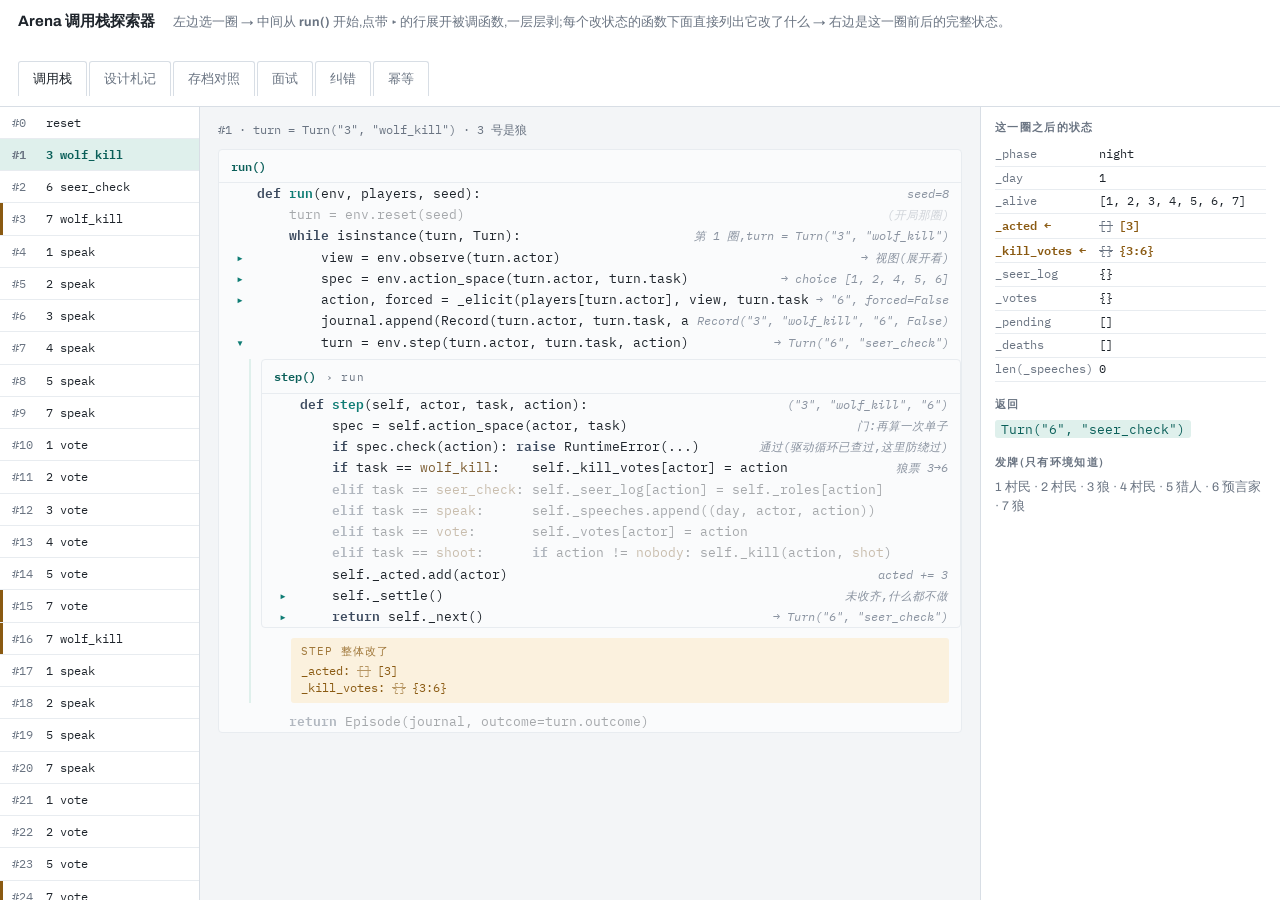
<file: werewolf_harness/docs/explorer.html>
<!doctype html>
<html lang="zh-CN">
<head>
<meta charset="utf-8">
<meta name="viewport" content="width=device-width,initial-scale=1">
</head>
<body>
<title>Arena 调用栈探索器</title>
<link rel="stylesheet" href="https://fonts.googleapis.com/css2?family=Archivo:wght@500;600;700&family=IBM+Plex+Mono:wght@400;500;600&display=swap">
<style>
:root{
  --bg:#F3F5F7; --surface:#FFFFFF; --ink:#1E242B; --muted:#6A7482; --line:#D8DEE5; --line-soft:#E8ECF0;
  --accent:#0E7C74; --accent-soft:#DFF0EC; --accent-ink:#0A5F59;
  --code-bg:#FAFBFC; --kw:#3C4A5E; --str:#7A5A2E; --cm:#8A93A0; --fn:#0E7C74;
  --chg:#8A5A12; --chg-bg:#FBF1DE; --dim:.38;
  --sel:#E4EBF6;
  color-scheme: light dark;
}
@media (prefers-color-scheme: dark){ :root:not([data-theme="light"]){
  --bg:#13171B; --surface:#1A1F25; --ink:#E4E8EC; --muted:#98A2AE; --line:#2B333C; --line-soft:#232A32;
  --accent:#5CC8BC; --accent-soft:#16302D; --accent-ink:#8FE0D4;
  --code-bg:#161B21; --kw:#C6D0DC; --str:#D9B37A; --cm:#737E8B; --fn:#5CC8BC;
  --chg:#E0B86A; --chg-bg:#2A2416; --dim:.35; --sel:#222B38;
}}
:root[data-theme="dark"]{
  --bg:#13171B; --surface:#1A1F25; --ink:#E4E8EC; --muted:#98A2AE; --line:#2B333C; --line-soft:#232A32;
  --accent:#5CC8BC; --accent-soft:#16302D; --accent-ink:#8FE0D4;
  --code-bg:#161B21; --kw:#C6D0DC; --str:#D9B37A; --cm:#737E8B; --fn:#5CC8BC;
  --chg:#E0B86A; --chg-bg:#2A2416; --dim:.35; --sel:#222B38;
}
*{box-sizing:border-box}
body{margin:0;background:var(--bg);color:var(--ink);font-family:Archivo,'PingFang SC','Hiragino Sans GB',sans-serif;font-size:13.5px;line-height:1.5;height:100vh;display:flex;flex-direction:column}
header{padding:10px 18px;border-bottom:1px solid var(--line);background:var(--surface);display:flex;align-items:baseline;gap:18px;flex-wrap:wrap}
header h1{font-size:15px;margin:0;font-weight:700}
header .hint{color:var(--muted);font-size:12.5px}
.app{display:grid;grid-template-columns:200px minmax(0,1fr) 300px;flex:1;min-height:0}
.pane{min-height:0;overflow:auto}
.rounds{border-right:1px solid var(--line);background:var(--surface)}
.rounds .r{padding:7px 12px;border-bottom:1px solid var(--line-soft);cursor:pointer;font-family:'IBM Plex Mono',monospace;font-size:11.5px;display:flex;gap:8px;align-items:baseline}
.rounds .r:hover{background:var(--sel)}
.rounds .r.on{background:var(--accent-soft);color:var(--accent-ink);font-weight:600}
.rounds .r .n{color:var(--muted);min-width:26px}
.rounds .r.mark{box-shadow:inset 3px 0 0 var(--chg)}
.rounds .r:focus-visible{outline:2px solid var(--accent);outline-offset:-2px}
.code{padding:14px 18px 60px}
.state{border-left:1px solid var(--line);background:var(--surface);padding:12px 14px}
.state h2{font-size:11px;letter-spacing:.12em;text-transform:uppercase;color:var(--muted);margin:0 0 8px;font-weight:600}
table.vars{border-collapse:collapse;width:100%;font-family:'IBM Plex Mono',monospace;font-size:11.5px}
table.vars td{padding:3px 6px 3px 0;vertical-align:top;border-bottom:1px solid var(--line-soft);line-height:1.45;word-break:break-all}
table.vars td.vn{color:var(--muted);white-space:nowrap;width:1%}
table.vars tr.chg td{color:var(--chg);font-weight:600}
table.vars tr.chg td.vn::after{content:" ←"}
table.vars .was{color:var(--muted);font-weight:400;text-decoration:line-through;margin-right:6px}

/* function block */
.fn{font-family:'IBM Plex Mono',ui-monospace,Menlo,monospace;font-size:12.5px;line-height:1.7;background:var(--code-bg);border:1px solid var(--line-soft);border-radius:4px;margin:6px 0 10px}
.fn>.hd{padding:6px 12px;border-bottom:1px solid var(--line-soft);color:var(--muted);font-size:11px;letter-spacing:.06em;display:flex;gap:10px;align-items:baseline}
.fn>.hd b{color:var(--accent-ink);font-weight:600;letter-spacing:0;font-size:12px}
.ln{display:grid;grid-template-columns:18px minmax(0,1fr) minmax(0,auto);gap:8px;padding:0 12px;align-items:baseline}
.ln.dim{opacity:var(--dim)}
.ln .tg{color:var(--accent);cursor:pointer;user-select:none;width:18px;text-align:center}
.ln .tg:empty{cursor:default}
.ln.callable{cursor:pointer}
.ln.callable:hover{background:var(--sel)}
.ln .c{white-space:pre;overflow-x:auto}
.ln .note{color:var(--cm);font-style:italic;white-space:pre-wrap;font-size:11.5px;text-align:right;max-width:46ch}
.ln .note.val{color:var(--accent-ink);font-style:normal}
.k{color:var(--kw);font-weight:600}.s{color:var(--str)}.f{color:var(--fn);font-weight:600}.cm{color:var(--cm)}
.nest{margin:2px 0 6px 30px;border-left:2px solid var(--accent-soft);padding-left:10px}
.delta{margin:4px 12px 8px 30px;padding:6px 10px;background:var(--chg-bg);border-radius:3px;font-family:'IBM Plex Mono',monospace;font-size:11.5px;color:var(--chg)}
.delta .lab{font-size:10.5px;letter-spacing:.1em;text-transform:uppercase;margin-bottom:2px;opacity:.8}
.delta div{line-height:1.5}
.delta .was{opacity:.6;text-decoration:line-through;margin-right:6px}
.crumb{font-family:'IBM Plex Mono',monospace;font-size:12px;color:var(--muted);margin:0 0 10px}
.crumb b{color:var(--ink)}
.rt{margin:6px 0 4px;color:var(--muted);font-size:12.5px}
.rt code{font-family:'IBM Plex Mono',monospace;background:var(--accent-soft);color:var(--accent-ink);padding:1px 6px;border-radius:3px}
@media(max-width:900px){.app{grid-template-columns:1fr}.rounds{display:flex;overflow-x:auto;border-right:0;border-bottom:1px solid var(--line)}.rounds .r{border-bottom:0;border-right:1px solid var(--line-soft);white-space:nowrap}.state{border-left:0;border-top:1px solid var(--line)}}

/* ── 论文栏 ── */
.tabs{display:flex;gap:2px;margin-top:10px}
.tabs button{font:500 12.5px/1 inherit;padding:8px 14px;border:1px solid var(--line);
  border-bottom:0;background:transparent;color:var(--muted);cursor:pointer;border-radius:3px 3px 0 0}
.tabs button:hover{color:var(--ink)}
.tabs button[aria-selected="true"]{background:var(--surface);color:var(--ink);
  border-color:var(--line);box-shadow:0 1px 0 var(--surface)}
.tabs button:focus-visible{outline:2px solid var(--accent);outline-offset:2px}
.paper{display:none;background:var(--surface);border:1px solid var(--line);
  padding:38px clamp(20px,5vw,64px) 60px}
.paper.on{display:block}
.app.off{display:none}
/* 正文守着 70 字宽，图挣脱出去用整幅——图被压到正文宽度时字会小到看不清 */
.paper .inner{max-width:none;display:grid;
  grid-template-columns:minmax(0,1fr) min(70ch,100%) minmax(0,1fr)}
.paper .inner > *{grid-column:2}
.paper .inner > figure{grid-column:1/-1;justify-self:center;width:min(1000px,100%)}
.paper .kicker{font-family:'IBM Plex Mono',monospace;font-size:11px;letter-spacing:.14em;
  text-transform:uppercase;color:var(--muted)}
.paper h2{font-size:26px;line-height:1.3;font-weight:700;margin:.3em 0 .1em;letter-spacing:-.01em}
.paper .sub{color:var(--muted);font-size:14px;margin:0 0 30px}
.paper h3{font-size:16px;font-weight:700;margin:38px 0 10px;padding-top:16px;
  border-top:1px solid var(--line-soft)}
.paper h3 .no{font-family:'IBM Plex Mono',monospace;font-size:12px;color:var(--accent);
  margin-right:9px;font-weight:600}

.paper h5{font-size:13px;font-weight:600;margin:20px 0 6px;color:var(--ink)}
.paper h4{font-size:14px;font-weight:600;margin:22px 0 6px}
.paper p{margin:0 0 13px;font-size:14.5px;line-height:1.8}
.paper li{font-size:14.5px;line-height:1.8;margin-bottom:5px}
.paper ul,.paper ol{margin:0 0 14px;padding-left:22px}
.paper code{font-family:'IBM Plex Mono',monospace;font-size:.9em;background:var(--code-bg);
  border:1px solid var(--line-soft);padding:1px 5px;border-radius:3px}
.paper blockquote{margin:16px 0;padding:11px 16px;background:var(--code-bg);
  border-left:3px solid var(--accent);font-size:14px;color:var(--ink)}
.paper blockquote .who{display:block;margin-top:6px;font-size:12px;color:var(--muted)}
.paper .axiom{margin:22px 0;padding:18px 20px;background:var(--accent-soft);
  border:1px solid var(--accent);border-radius:3px}
.paper .axiom b{color:var(--accent-ink)}
.paper .lemma{margin:18px 0;padding-left:16px;border-left:2px solid var(--line)}
.paper .lemma .tag{font-family:'IBM Plex Mono',monospace;font-size:11px;letter-spacing:.1em;
  text-transform:uppercase;color:var(--accent);display:block;margin-bottom:3px}
.paper table{width:100%;border-collapse:collapse;margin:14px 0 18px;font-size:13.5px}
.paper th{text-align:left;font-weight:600;padding:8px 10px;border-bottom:1px solid var(--line);
  color:var(--muted);font-size:12px;letter-spacing:.04em}
.paper td{padding:9px 10px;border-bottom:1px solid var(--line-soft);vertical-align:top}
.paper .retract{border:1px solid var(--chg);background:var(--chg-bg);padding:16px 18px;
  margin:18px 0;border-radius:3px}
.paper .retract .tag{font-family:'IBM Plex Mono',monospace;font-size:11px;letter-spacing:.1em;
  text-transform:uppercase;color:var(--chg);display:block;margin-bottom:5px}


.paper figure{margin:26px 0 30px}
.paper figure svg{max-width:100%;height:auto;display:block;margin:0 auto}
.paper figcaption{max-width:70ch;margin-left:auto;margin-right:auto;font-size:12.5px;color:var(--muted);margin-top:10px;line-height:1.65;
  padding-left:12px;border-left:2px solid var(--line)}
.paper .fig-box{fill:none;stroke:currentColor;stroke-width:1}
.paper .fig-t{fill:currentColor;font-family:'IBM Plex Mono',monospace;font-size:11.5px}
.paper .fig-t.s{font-size:10.5px;opacity:.72}
.paper .fig-t.h{font-family:inherit;font-size:12.5px;font-weight:600}
.paper .fig-ln{stroke:currentColor;stroke-width:1;fill:none}
.paper .fig-ln.thin{opacity:.4}
.paper .fig-hi{stroke:var(--accent);fill:none;stroke-width:1.5}
.paper .fig-hit{fill:var(--accent);font-family:'IBM Plex Mono',monospace;font-size:11.5px}
.paper .fig-dim{opacity:.45}


.paper .tree{font-family:'IBM Plex Mono',monospace;font-size:12px;line-height:1.75;
  background:var(--code-bg);border:1px solid var(--line-soft);padding:14px 16px;margin:16px 0;
  overflow-x:auto;white-space:pre}
.paper .tree b{color:var(--accent);font-weight:500}
.paper .tree i{font-style:normal;opacity:.62}
.paper .two{display:grid;grid-template-columns:repeat(auto-fit,minmax(280px,1fr));gap:14px;margin:16px 0}
.paper .two > div{background:var(--code-bg);border:1px solid var(--line-soft);padding:12px 14px}
.paper .two h5{margin:0 0 7px;font-size:12px;font-weight:600;color:var(--muted)}
.paper .two pre{background:transparent;border:0;padding:0;font-size:11.5px;margin:0}


.paper .vs{display:grid;grid-template-columns:repeat(auto-fit,minmax(300px,1fr));gap:0;margin:18px 0;
  border:1px solid var(--line)}
.paper .vs > div{padding:14px 16px}
.paper .vs > div + div{border-left:1px solid var(--line)}
.paper .vs h5{margin:0 0 8px;font-size:12.5px;font-weight:600}
.paper .vs .flow{font-family:'IBM Plex Mono',monospace;font-size:11.5px;line-height:1.8;
  color:var(--muted);margin:0 0 8px;white-space:pre-wrap}
.paper .vs p{margin:0;font-size:13.5px;line-height:1.7}
.paper .vs.acc > div:last-child{background:var(--accent-soft)}
@media(max-width:640px){.paper .vs > div + div{border-left:0;border-top:1px solid var(--line)}}




/* ── 存档对照栏 ── */
.demo{display:none;background:var(--surface);border:1px solid var(--line);padding:20px clamp(16px,3vw,32px) 40px}
.demo.on{display:block}
.demo .top{display:flex;align-items:baseline;gap:14px;flex-wrap:wrap;margin-bottom:6px}
.demo h2{font-size:17px;margin:0;font-weight:700}
.demo .sub{color:var(--muted);font-size:12.5px;margin:0 0 14px;max-width:80ch;line-height:1.7}
.demo .bar{display:flex;align-items:center;gap:8px;flex-wrap:wrap;margin:10px 0 16px}
.demo .bar button{font:500 12px/1 inherit;padding:7px 12px;border:1px solid var(--line);
  background:transparent;color:var(--ink);cursor:pointer;border-radius:3px}
.demo .bar button:hover{border-color:var(--accent);color:var(--accent-ink)}
.demo .bar button:disabled{opacity:.35;cursor:default}
.demo .bar input[type=range]{flex:1;min-width:180px;accent-color:var(--accent)}
.demo .bar .now{font-family:'IBM Plex Mono',monospace;font-size:12px;color:var(--muted);min-width:150px}
.demo .grid{display:grid;grid-template-columns:repeat(auto-fit,minmax(320px,1fr));gap:16px;align-items:start}
.demo .card{border:1px solid var(--line);background:var(--code-bg);min-width:0}
.demo .card > h3{margin:0;padding:9px 13px;font-size:11px;letter-spacing:.1em;text-transform:uppercase;
  color:var(--muted);border-bottom:1px solid var(--line-soft);font-weight:600;display:flex;
  justify-content:space-between;gap:10px}
.demo .card > h3 em{font-style:normal;font-family:'IBM Plex Mono',monospace;letter-spacing:0;
  text-transform:none;color:var(--ink)}
.demo .body{padding:10px 13px;max-height:420px;overflow:auto}
.demo .f{display:grid;grid-template-columns:150px 52px minmax(0,1fr);gap:8px;font-family:'IBM Plex Mono',monospace;
  font-size:11px;line-height:1.6;padding:2px 0;border-bottom:1px solid var(--line-soft)}
.demo .f .fn{color:var(--muted);white-space:nowrap;overflow:hidden;text-overflow:ellipsis}
.demo .f .fb{color:var(--muted);text-align:right}
.demo .f .fv{white-space:nowrap;overflow:hidden;text-overflow:ellipsis;opacity:.55}
.demo .f.chg{background:var(--accent-soft)}
.demo .f.chg .fn{color:var(--accent-ink);font-weight:600}
.demo .f.chg .fv{opacity:1;color:var(--accent-ink)}
.demo .rest{font-family:'IBM Plex Mono',monospace;font-size:11px;color:var(--muted);padding-top:6px}
.demo .jl{font-family:'IBM Plex Mono',monospace;font-size:11px;line-height:1.65;padding:3px 0;
  border-bottom:1px solid var(--line-soft);color:var(--muted);white-space:nowrap;overflow:hidden;
  text-overflow:ellipsis}
.demo .jl.new{color:var(--accent-ink);background:var(--accent-soft);font-weight:600}
.demo .tot{display:flex;gap:26px;flex-wrap:wrap;margin-top:16px;padding-top:12px;
  border-top:1px solid var(--line);font-variant-numeric:tabular-nums}
.demo .tot div{display:flex;flex-direction:column}
.demo .tot .n{font-family:'IBM Plex Mono',monospace;font-size:19px;font-weight:600}
.demo .tot .k{font-size:11.5px;color:var(--muted)}
.demo .tot .a .n{color:var(--muted)} .demo .tot .b .n{color:var(--accent)}
.demo .meter{margin-top:12px}
.demo .meter .row{display:grid;grid-template-columns:52px minmax(0,1fr) 92px;gap:10px;align-items:center;
  margin-bottom:5px;font-size:11.5px;color:var(--muted)}
.demo .meter .track{height:14px;border:1px solid var(--line)}
.demo .meter .fill{height:100%;background:var(--muted);opacity:.45}
.demo .meter .fill.acc{background:var(--accent);opacity:1}


/* 面试 tab 的调用栈 */
.paper .stack{grid-column:1/-1;justify-self:center;width:min(1000px,100%);margin:14px 0 18px;
  background:var(--code-bg);border:1px solid var(--line-soft);border-radius:3px;overflow-x:auto}
.paper .stack pre{margin:0;padding:16px 18px;font-family:'IBM Plex Mono',monospace;font-size:12.5px;line-height:1.7;color:var(--ink)}
.paper .stack b{color:var(--fn);font-weight:600}
.paper .stack i{color:var(--muted);font-style:normal}
.paper .stack u{text-decoration:none;color:var(--accent);font-weight:600}
.paper .stack mark{background:var(--chg-bg);color:var(--chg);padding:0 3px;border-radius:2px}
.paper .stack .tag{color:var(--accent-ink);background:var(--accent-soft);padding:0 6px;border-radius:2px;font-weight:600}

/* 纠错 tab 类型说明 */
.tg-group{margin:0 0 12px}
.tg-g{font-size:10.5px;letter-spacing:.12em;text-transform:uppercase;color:var(--accent);margin:0 0 4px;font-weight:600}
.tg-item{border-left:2px solid var(--line-soft);padding:2px 0 4px 8px;margin:0 0 6px}
.tg-t{display:flex;gap:8px;align-items:baseline;font-size:12px}
.tg-t b{font-family:'IBM Plex Mono',monospace;color:var(--accent-ink);font-weight:600}
.tg-t span{color:var(--muted)}
.tg-f{margin-top:2px}
.tg-f div{display:flex;gap:8px;align-items:baseline;font-size:11.5px;line-height:1.5}
.tg-f code{font-family:'IBM Plex Mono',monospace;color:var(--ink);white-space:nowrap}
.tg-f span{color:var(--muted)}

.ty{color:var(--accent-ink);border-bottom:1px dotted var(--accent);cursor:pointer}
.ty:hover{background:var(--accent-soft)}
.tg-item.flash{animation:tgflash 1.6s ease-out}
@keyframes tgflash{0%{background:var(--accent-soft);border-left-color:var(--accent)}100%{background:transparent;border-left-color:var(--line-soft)}}
</style>

<header>
  <h1>Arena 调用栈探索器</h1>
  <span class="hint" id="hint">左边选一圈 → 中间从 <b>run()</b> 开始,点带 ▸ 的行展开被调函数,一层层剥;每个改状态的函数下面直接列出它改了什么 → 右边是这一圈前后的完整状态。</span>
  <div class="tabs" role="tablist">
    <button id="tab-run" role="tab" aria-selected="true">调用栈</button>
    <button id="tab-paper" role="tab" aria-selected="false">设计札记</button>
    <button id="tab-demo" role="tab" aria-selected="false">存档对照</button>
    <button id="tab-int" role="tab" aria-selected="false">面试</button>
    <button id="tab-fix" role="tab" aria-selected="false">纠错</button>
    <button id="tab-idem" role="tab" aria-selected="false">幂等</button>
  </div>
</header>
<div class="app">
  <nav class="rounds pane" id="rounds"></nav>
  <main class="code pane" id="code"></main>
  <aside class="state pane" id="state"></aside>
</div>

<section class="paper" id="paper" role="tabpanel">
<div class="inner">
<div class="kicker">设计札记 · Werewolf Arena</div>
<h2>一个多智能体对抗环境该由什么来保证正确</h2>
<p class="sub">本文记录的是若干设计决定的依据，以及其中两项后来被推翻的论断。它不是使用说明。</p>

<h3><span class="no">§1</span>问题的定位：认知分发，而非流程编排</h3>
<p>做多智能体系统时，第一反应是找个编排框架：把流程画成图，节点是智能体，边是流转条件。这套做法在协作型任务里够用——大家目标一致，信息共享，谁先谁后主要是效率问题。</p>
<p>对抗型任务不一样。狼人杀里有一件事是协作型任务里不存在的：<b>不同的参与者对"世界现在是什么样"必须有不同的、且受控的认知</b>。狼知道同伴是谁，预言家知道验过谁，村民什么都不知道，而这三份认知必须来自同一个世界。</p>
<p>于是问题从"怎么编排"变成了"<b>世界是什么样，这件事能有几个说法</b>"。一个典型实现里，它至少有四个说法：引擎里的状态字段是一份，拼提示词时手写的那段描述是一份，校验模型输出时的那段判断是一份，跑完之后统计脚本重新解析日志又是一份。四份各自演化，谁也不保证一致。</p>
<p>能观察到的症状是这样的：提示词告诉模型"你可以救人"，模型照做，执行层拒绝，因为解药已经用掉了——两处各写了一遍规则，改了一处忘了另一处。或者更糟：某一局狼人精准地投出了预言家，没人能说清是推理还是泄露，因为"狼能看到什么"这件事没有唯一的定义点。</p>

<h3><span class="no">§2</span>控制流索引在路径上，还是索引在状态上</h3>
<p>在动手之前先确认过这个轮子该不该造。图编排类框架（LangGraph 一类）把控制流表达成图，对抗环境类项目（TextArena 一类）提供的是环境集合、目标是给模型排名。前者的问题不在于表达能力，而在于<b>分支挂在什么上面</b>；后者的问题是把环境当作固定资产，新增环境、替换规则参数、把真人塞进某个座位都要改它的内部。</p>
<p>先说前者，因为那才是结构性的分歧。</p>

<h4>分支的索引方式决定规则的复制次数</h4>
<p>自动机理论里这组区分早有名字：<b>Mealy 机</b>的输出取决于（当前状态，这条转移），<b>Moore 机</b>的输出只取决于当前状态。图编排的条件边天然是 Mealy 的——路由函数的名字里就带着"从哪个节点来"（<code>route_after_night</code>、<code>route_after_vote</code>）。</p>
<p>这个区分在对抗游戏里立刻变成可数的代价。这套规则里能致死的路径有六条：夜刀、女巫毒、同守同救抵消、白天票出、狼自爆、猎人开枪。而死亡的后果有三条：猎人要开枪、警长要传警徽、够条件的人要留遗言。</p>
<p>Mealy 式的写法里，每一个可能死人的节点后面都要挂一条条件边，而每条边都得把三个后果问一遍。六个来源乘三条后果，是<b>十八处判断</b>；再加第四条后果，要在六个路由函数里各补一遍。更麻烦的是这十八处之间没有任何机制保证一致：把"被女巫毒死的猎人不能开枪"这条改动漏在其中一处，程序不报错，只会打出一局"夜里毒死能开枪、白天票出不能开枪"的怪棋。</p>
<p>Moore 式的写法把分支挪到状态上。六条致死路径全部经过同一个函数 <code>_kill(seat, cause)</code>，它记录死亡，然后由 <code>_queue_deaths</code> 判断三条后果——<b>写一遍</b>。调度函数 <code>_next()</code> 不知道刚才发生了什么，也不需要知道，它只读当前状态：狼死光了吗、有待处理的插入回合吗、现在是什么阶段。夜里被毒死的猎人和白天被票出的猎人走到这里时是同一个状态（<code>_pending_hunter</code> 有值），因此只需要一次判断。六加三，是<b>九处</b>；加第四条后果，改一处。</p>
<p>乘积塌成求和的原因是<b>所有路径在写状态的那一刻汇合了</b>。图编排里没有这个汇合点——状态虽是共享字典，控制流却不共享，所以判断必须在每条出边上重来一遍。</p>

<figure>
<svg viewBox="0 0 940 620" role="img" aria-label="上半：图编排里三个结算点各自重复同一段死亡后果判断，九条边指向三个目标节点；下半：本设计里六条致死路径汇入一个 _kill 漏斗，后果只判断一次，写进三个待办字段，由 _next 读取。">
<defs><marker id="ar" viewBox="0 0 8 8" refX="7" refY="4" markerWidth="7" markerHeight="7" orient="auto">
<path d="M0 0 L8 4 L0 8 z" fill="currentColor"/></marker>
<marker id="ara" viewBox="0 0 8 8" refX="7" refY="4" markerWidth="7" markerHeight="7" orient="auto">
<path d="M0 0 L8 4 L0 8 z" fill="var(--accent)"/></marker></defs>

<text class="fig-t h" x="40" y="20">图编排：判断挂在边上</text>
<rect class="fig-box" x="40" y="36" width="200" height="34" rx="2"/>
<text class="fig-t" x="140" y="58" text-anchor="middle">夜间结算</text>
<rect class="fig-box" x="340" y="36" width="200" height="34" rx="2"/>
<text class="fig-t" x="440" y="58" text-anchor="middle">投票结算</text>
<rect class="fig-box" x="640" y="36" width="200" height="34" rx="2"/>
<text class="fig-t" x="740" y="58" text-anchor="middle">开枪结算</text>

<line class="fig-ln" x1="140" y1="70" x2="140" y2="120" marker-end="url(#ar)"/>
<line class="fig-ln" x1="440" y1="70" x2="440" y2="120" marker-end="url(#ar)"/>
<line class="fig-ln" x1="740" y1="70" x2="740" y2="120" marker-end="url(#ar)"/>

<rect class="fig-box" x="40" y="126" width="200" height="80" rx="2"/>
<text class="fig-t" x="50" y="144">route_after_night</text>
<text class="fig-t s" x="50" y="162">if 是猎人 → 开枪</text>
<text class="fig-t s" x="50" y="178">if 是警长 → 传徽</text>
<text class="fig-t s" x="50" y="194">if 够条件 → 遗言</text>
<rect class="fig-box" x="340" y="126" width="200" height="80" rx="2"/>
<text class="fig-t" x="350" y="144">route_after_vote</text>
<text class="fig-t s" x="350" y="162">if 是猎人 → 开枪</text>
<text class="fig-t s" x="350" y="178">if 是警长 → 传徽</text>
<text class="fig-t s" x="350" y="194">if 够条件 → 遗言</text>
<rect class="fig-box" x="640" y="126" width="200" height="80" rx="2"/>
<text class="fig-t" x="650" y="144">route_after_shoot</text>
<text class="fig-t s" x="650" y="162">if 是猎人 → 开枪</text>
<text class="fig-t s" x="650" y="178">if 是警长 → 传徽</text>
<text class="fig-t s" x="650" y="194">if 够条件 → 遗言</text>
<text class="fig-hit" x="440" y="228" text-anchor="middle">同一段判断，三份拷贝</text>
<line class="fig-ln thin" x1="140" y1="206" x2="180" y2="262" marker-end="url(#ar)"/>
<line class="fig-ln thin" x1="140" y1="206" x2="470" y2="262" marker-end="url(#ar)"/>
<line class="fig-ln thin" x1="140" y1="206" x2="760" y2="262" marker-end="url(#ar)"/>
<line class="fig-ln thin" x1="440" y1="206" x2="180" y2="262" marker-end="url(#ar)"/>
<line class="fig-ln thin" x1="440" y1="206" x2="470" y2="262" marker-end="url(#ar)"/>
<line class="fig-ln thin" x1="440" y1="206" x2="760" y2="262" marker-end="url(#ar)"/>
<line class="fig-ln thin" x1="740" y1="206" x2="180" y2="262" marker-end="url(#ar)"/>
<line class="fig-ln thin" x1="740" y1="206" x2="470" y2="262" marker-end="url(#ar)"/>
<line class="fig-ln thin" x1="740" y1="206" x2="760" y2="262" marker-end="url(#ar)"/>

<rect class="fig-box" x="100" y="262" width="160" height="34" rx="2"/>
<text class="fig-t" x="180" y="284" text-anchor="middle">hunter_shoot</text>
<rect class="fig-box" x="390" y="262" width="160" height="34" rx="2"/>
<text class="fig-t" x="470" y="284" text-anchor="middle">badge_transfer</text>
<rect class="fig-box" x="680" y="262" width="160" height="34" rx="2"/>
<text class="fig-t" x="760" y="284" text-anchor="middle">last_words</text>

<line class="fig-ln fig-dim" x1="40" y1="326" x2="900" y2="326"/>
<text class="fig-t h" x="40" y="360">本设计：判断挂在状态上</text>

<text class="fig-t s" x="150" y="398" text-anchor="end">夜刀</text>
<text class="fig-t s" x="150" y="420" text-anchor="end">女巫毒</text>
<text class="fig-t s" x="150" y="442" text-anchor="end">同守同救</text>
<text class="fig-t s" x="150" y="464" text-anchor="end">白天票出</text>
<text class="fig-t s" x="150" y="486" text-anchor="end">狼自爆</text>
<text class="fig-t s" x="150" y="508" text-anchor="end">猎人开枪</text>
<line class="fig-ln thin" x1="158" y1="394" x2="215" y2="440" marker-end="url(#ar)"/>
<line class="fig-ln thin" x1="158" y1="416" x2="215" y2="443" marker-end="url(#ar)"/>
<line class="fig-ln thin" x1="158" y1="438" x2="215" y2="446" marker-end="url(#ar)"/>
<line class="fig-ln thin" x1="158" y1="460" x2="215" y2="452" marker-end="url(#ar)"/>
<line class="fig-ln thin" x1="158" y1="482" x2="215" y2="455" marker-end="url(#ar)"/>
<line class="fig-ln thin" x1="158" y1="504" x2="215" y2="458" marker-end="url(#ar)"/>

<rect class="fig-hi" x="222" y="428" width="104" height="38" rx="2"/>
<text class="fig-hit" x="274" y="452" text-anchor="middle">_kill()</text>
<line class="fig-ln" x1="326" y1="447" x2="376" y2="447" marker-end="url(#ar)"/>

<rect class="fig-hi" x="380" y="398" width="212" height="98" rx="2"/>
<text class="fig-hit" x="392" y="420">_queue_deaths()</text>
<text class="fig-t s" x="392" y="442">if 是猎人 → 开枪</text>
<text class="fig-t s" x="392" y="462">if 是警长 → 传徽</text>
<text class="fig-t s" x="392" y="482">if 够条件 → 遗言</text>
<text class="fig-hit" x="486" y="516" text-anchor="middle">只有一份</text>

<line class="fig-ln" x1="592" y1="420" x2="638" y2="404" marker-end="url(#ar)"/>
<line class="fig-ln" x1="592" y1="447" x2="638" y2="447" marker-end="url(#ar)"/>
<line class="fig-ln" x1="592" y1="474" x2="638" y2="490" marker-end="url(#ar)"/>
<rect class="fig-box" x="642" y="386" width="186" height="32" rx="2"/>
<text class="fig-t" x="652" y="407">_pending_hunter</text>
<rect class="fig-box" x="642" y="431" width="186" height="32" rx="2"/>
<text class="fig-t" x="652" y="452">_pending_badge</text>
<rect class="fig-box" x="642" y="476" width="186" height="32" rx="2"/>
<text class="fig-t" x="652" y="497">_pending_last_words</text>

<line class="fig-ln" x1="828" y1="402" x2="866" y2="437" marker-end="url(#ar)"/>
<line class="fig-ln" x1="828" y1="447" x2="866" y2="447" marker-end="url(#ar)"/>
<line class="fig-ln" x1="828" y1="492" x2="866" y2="457" marker-end="url(#ar)"/>
<rect class="fig-box" x="870" y="428" width="64" height="38" rx="2"/>
<text class="fig-t" x="902" y="452" text-anchor="middle">_next()</text>
<text class="fig-t s" x="902" y="486" text-anchor="middle">只读字段</text>
</svg>
<figcaption>同一条规则「猎人死了要开枪」在两种设计里的位置。上半：每个可能产生死亡的结算点都要在出边上重复整套后果判断，改一条规则要同步改所有拷贝，漏改不报错。下半：六条致死路径先汇入 <code>_kill</code>，后果只判断一次并写进三个待办字段；调度函数 <code>_next</code> 只读字段，不知道死亡从哪条路来，因此夜里毒死的猎人与白天票出的猎人在它眼里是同一个状态。</figcaption>
</figure>
<h4>汇合点的代价</h4>
<p>这不是免费的。Moore 化意味着把"隐含在控制流里的信息"显式化成状态：<code>_pending_hunter</code>、<code>_pending_badge</code>、<code>_pending_last_words</code>、<code>_settle_to</code> 这些字段之所以存在，纯粹是为了记住"接下来该干什么"——Mealy 机不需要它们，那个信息藏在"程序正走在哪条边上"这个事实里。<b>本质是拿存储换分支数。</b></p>
<p>更要紧的是，整个论证建立在一个前提上：<b>所有死亡都必须真的经过那个漏斗</b>。只要有一处直接写了 <code>self._alive.discard(x)</code>，后果规则对那条路径就静默失效——不报错、不崩溃，只是那种死法的猎人不开枪。语言本身不强制这件事，Java 的 <code>private</code> 同样不强制（它挡的是类外，而绕过发生在同一个类的兄弟方法里）。</p>
<p>这个项目最终把它做成了结构约束而非纪律：存活集合的类型是 <code>frozenset</code>，<code>discard()</code> 这个方法根本不存在，误写时得到的是 <code>AttributeError</code> 而不是静默旁路；能整体重新绑定它的位置由一条解析源码的测试限定在 <code>_kill</code> 与 <code>reset</code> 之内。两者合起来，等价于 Java 的"不可变视图 + 代码审查"，只是审查是自动的。值得记下的是：这条约束加上去的当天就抓到一处违规，而它出现在项目自己的测试代码里——为了构造一个"已出局的座位"而直接改了存活集合。<b>为省事而绕过漏斗，正是这一设计最容易被破坏的方式。</b></p>

<h4>这里为什么值得这样做</h4>
<p>把判断从边上挪到状态上，代价是显式化的状态字段（见上）。这笔交易划不划算，取决于一个问题：</p>
<p><b>同一类后果，有没有多条路径能触发？</b>本环境中有：六条致死路径对三条后果，且后果之间还能连锁——猎人的枪可以打死另一个猎人。判断挂在边上时代价是乘积，挂在状态上时是求和；后果每增加一条，前者要改六处，后者改一处。<b>反过来</b>，若流程本身是线性的——解析、切片、入库、检索、生成——就不存在需要汇合的多条路径，把判断留在边上不但够用，还能给出一张可以看的图。</p>
<p>这一选择在本环境中付出的具体代价有三项：</p>
<table>
<tr><th>代价</th><th>具体表现</th></tr>
<tr><td>流程不可视</td><td>没有图。要知道"投完票之后会发生什么"，须读进 <code>step</code>、再进 <code>_settle_if_clear</code>、再进 <code>_next</code>。图编排能直接给出一张图，这在向他人解释系统时是实打实的优势。</td></tr>
<tr><td>状态更厚</td><td>七个字段纯粹用于记录"接下来该干什么"；它们要在重置时初始化、在重放时被覆盖，改规则时容易漏掉其中一个。</td></tr>
<tr><td>漏斗需要额外的强制手段</td><td>语言不保证唯一入口，需要 <code>frozenset</code> 加一条解析源码的测试来补。这部分工作在图编排里不存在。</td></tr>
</table>

<h3><span class="no">§3</span>信息可见性：权限作为构造，而非检查</h3>
<p>上一节的分歧关于控制流。第二处分歧关于信息可见性，而它同样不是实现风格之争——两种做法把权限放在了不同的位置：一种把它做成访问时的判断，另一种把它做成交付时的构造。</p>
<h4>视图的三层结构</h4>
<p>第二处分歧关于信息可见性，而它的核心是 <code>observe(actor)</code> 返回的那个字典长什么样。它有三层：</p>
<div class="tree">view
├── you / role / round / phase …   <i>你自己的基本信息</i>
├── <b>public</b>   <i>公开层——所有座位拿到的内容完全一样</i>
│     alive、dead、speeches、votes、exiles、sheriff …
└── <b>private</b>  <i>私有层——因角色而异</i>
      my_actions          <i>人人都有：你自己做过什么</i>
      fellow_wolves       <i>只有狼有</i>
      checks              <i>只有预言家有</i>
      antidote_available  <i>只有女巫有</i></div>
<p>公开层与私有层的划分本身不新鲜；关键在于<b>这个划分发生在哪一步</b>。它发生在取数时，而不是渲染时。一个村民座位拿到的 <code>private</code> 里只有一个键，一个狼座位拿到的有九个——<b>差异已经体现在数据结构上，而不是留给下游去判断</b>。</p>

<figure>
<svg viewBox="0 0 1000 330" role="img" aria-label="左：图编排中三个节点都持有同一份共享状态，可读可写，底牌在其中；右：本设计中环境状态私有，observe 是唯一出口，向三个座位分发内容不同的三份拷贝，玩家没有指回状态的通道。">
<defs><marker id="ar2" viewBox="0 0 8 8" refX="7" refY="4" markerWidth="7" markerHeight="7" orient="auto">
<path d="M0 0 L8 4 L0 8 z" fill="currentColor"/></marker>
<marker id="ar2s" viewBox="0 0 8 8" refX="1" refY="4" markerWidth="7" markerHeight="7" orient="auto">
<path d="M8 0 L0 4 L8 8 z" fill="currentColor"/></marker>
<marker id="ar2a" viewBox="0 0 8 8" refX="7" refY="4" markerWidth="7" markerHeight="7" orient="auto">
<path d="M0 0 L8 4 L0 8 z" fill="var(--accent)"/></marker></defs>

<text class="fig-t h" x="20" y="20">图编排：共享状态</text>
<rect class="fig-box" x="20" y="40" width="150" height="180" rx="2"/>
<text class="fig-t s" x="32" y="62">state</text>
<text class="fig-hit" x="32" y="86">_roles ← 底牌</text>
<text class="fig-t s" x="32" y="108">_alive</text>
<text class="fig-t s" x="32" y="128">_seer_checks</text>
<text class="fig-t s" x="32" y="148">_antidote</text>
<text class="fig-t s" x="32" y="168">_wolf_intents</text>
<text class="fig-t s" x="32" y="188">_votes …</text>

<line class="fig-ln" x1="172" y1="72" x2="248" y2="72" marker-end="url(#ar2)" marker-start="url(#ar2s)"/>
<line class="fig-ln" x1="172" y1="130" x2="248" y2="130" marker-end="url(#ar2)" marker-start="url(#ar2s)"/>
<line class="fig-ln" x1="172" y1="188" x2="248" y2="188" marker-end="url(#ar2)" marker-start="url(#ar2s)"/>
<text class="fig-t s" x="210" y="64" text-anchor="middle">读全部·可写</text>

<rect class="fig-box" x="252" y="54" width="150" height="36" rx="2"/>
<text class="fig-t" x="327" y="76" text-anchor="middle">村民节点</text>
<rect class="fig-box" x="252" y="112" width="150" height="36" rx="2"/>
<text class="fig-t" x="327" y="134" text-anchor="middle">狼节点</text>
<rect class="fig-box" x="252" y="170" width="150" height="36" rx="2"/>
<text class="fig-t" x="327" y="192" text-anchor="middle">预言家节点</text>
<text class="fig-t s" x="327" y="232" text-anchor="middle">三个节点拿到同一个对象</text>
<text class="fig-t s" x="327" y="252" text-anchor="middle">「别读 _roles」只是约定</text>

<line class="fig-ln fig-dim" x1="460" y1="24" x2="460" y2="300"/>

<text class="fig-t h" x="500" y="20">本设计：私有 + 单一出口</text>
<rect class="fig-box" x="500" y="40" width="150" height="180" rx="2"/>
<text class="fig-t s" x="512" y="62">环境私有</text>
<text class="fig-t s" x="512" y="86">_roles</text>
<text class="fig-t s" x="512" y="108">_alive</text>
<text class="fig-t s" x="512" y="128">_seer_checks</text>
<text class="fig-t s" x="512" y="148">_antidote</text>
<text class="fig-t s" x="512" y="168">_wolf_intents</text>
<text class="fig-t s" x="512" y="188">_votes …</text>

<line class="fig-hi" x1="652" y1="130" x2="694" y2="130" marker-end="url(#ar2a)"/>
<rect class="fig-hi" x="698" y="108" width="96" height="44" rx="2"/>
<text class="fig-hit" x="746" y="135" text-anchor="middle">observe()</text>
<text class="fig-hit" x="746" y="172" text-anchor="middle">唯一出口</text>

<line class="fig-ln" x1="796" y1="120" x2="838" y2="76" marker-end="url(#ar2)"/>
<line class="fig-ln" x1="796" y1="130" x2="838" y2="130" marker-end="url(#ar2)"/>
<line class="fig-ln" x1="796" y1="140" x2="838" y2="184" marker-end="url(#ar2)"/>

<rect class="fig-box" x="842" y="54" width="150" height="44" rx="2"/>
<text class="fig-t" x="852" y="72">5 号 · 村民</text>
<text class="fig-t s" x="852" y="90">public + 自己的动作</text>
<rect class="fig-box" x="842" y="108" width="150" height="44" rx="2"/>
<text class="fig-t" x="852" y="126">3 号 · 狼</text>
<text class="fig-t s" x="852" y="144">+ fellow_wolves</text>
<rect class="fig-box" x="842" y="162" width="150" height="44" rx="2"/>
<text class="fig-t" x="852" y="180">6 号 · 预言家</text>
<text class="fig-t s" x="852" y="198">+ checks</text>
<text class="fig-t s" x="917" y="232" text-anchor="middle">三份不同的拷贝</text>
<text class="fig-t s" x="917" y="252" text-anchor="middle">没有指回状态的箭头</text>
</svg>
<figcaption>同一时刻，两种设计下各方看到的东西。左侧每个节点持有整个状态对象，底牌就在其中，不读它是一条无法被自动检查的约定；右侧玩家函数的签名是 <code>act(view, task, spec, feedback)</code>，四个参数里没有环境对象，<code>view</code> 是 <code>observe(actor)</code> 产出的拷贝——想读底牌没有渠道。注意右侧缺少的那类箭头：没有任何一条从座位指回状态。</figcaption>
</figure>

<h4>渲染层不再承担权限判断</h4>
<p>把状态摊给每个节点的设计里，拼提示词的函数承担两件事：先判断"你是谁、你能看什么"，再把结果渲染成文字。两件事交织在一个函数里，而它有全局视角，所以两件事都必须由它做对。</p>
<div class="two">
<div><h5>权限判断在渲染层</h5><pre><code>def build_prompt(state, seat):
    role = state["_roles"][seat]     # 先判断你是谁
    lines = [公共部分]
    if role == "werewolf":           # 再决定给你什么
        lines.append(f"同伴：{找出所有狼}")
    return "\n".join(lines)</code></pre></div>
<div><h5>权限判断在取数层</h5><pre><code>def system_message(view, ...):
    priv = view["private"]
    lines = [f"Alive: {view['public']['alive']}"]
    if "fellow_wolves" in priv:      # 有就渲染，没有就跳过
        lines.append(f"同伴：{priv['fellow_wolves']}")
    return "\n".join(lines)</code></pre></div>
</div>
<p>右侧那个条件判断的是<b>字典里有没有这个键</b>，不是"你是不是狼"。"狼才能看到同伴"这条规则完全不在渲染层——它在 <code>observe</code> 里，而它作用的结果就是那个键在不在。渲染层甚至不需要知道游戏里有"狼"这个概念，它只把手上有的东西翻译成文字。</p>
<p>这个拆分之所以要紧，是因为<b>渲染有很多种，权限判断只有一种</b>。同一份视图要被拼成给模型看的提示词、渲染成给真人看的网页、序列化成给观战者的 JSON。三种渲染，三份代码；如果权限判断留在渲染层，就是三处可能写错的地方，而且真人那条路要把整套过滤重做一遍。本项目里没有为真人写过一行过滤代码——真人坐第三个座位，拿到的就是 <code>observe(3)</code>，和模型坐在那里拿到的是同一个字典。<b>这才是"玩家是可替换组件"的实际含义：换一个玩家实现，不需要重新证明隔离。</b></p>

<h4>工具不是第二条信息渠道</h4>
<p>智能体除了提示词还有工具（查询历史发言、查询票型等），这看上去像是绕过视图的另一条路。它不是：工具的执行上下文 <code>ToolContext(view, belief, task)</code> 只装了视图和智能体自己的笔记，没有环境对象。工具因此不增加信息，只是<b>分页</b>——历史发言一直在视图的公开层里，只是没有全部铺进提示词（那样太长），需要时用工具翻出来。视图里没有的东西，任何工具都变不出来。</p>


<p>以上三小节说明了这套做法<b>是什么</b>。它并非新技巧：这类做法有名字，也有四十年的先例，而与之相对的另一类做法正是被广泛采用的那一种。</p>
<p>把权限做成检查，是一种做法：调用方来取数据，系统判断"你有没有资格"，然后放行或拒绝。这是访问控制（ACL）的思路，文件系统的读写位、接口上的鉴权中间件都属于此类。把权限做成构造，是另一种：<b>系统交给调用方一个已经受限的对象，调用方对它拥有全部权限，而不该看的东西根本不在这个对象里。</b>这是能力式安全（capability-based security）的思路，Unix 的文件描述符是它最常见的例子——拿到描述符就能读，没拿到则连"读哪个文件"这句话都说不出来。</p>
<div class="vs acc">
<div><h5>访问控制</h5>
<p class="flow">调用方发起访问
  → 系统检查「你有权限吗」
  → 放行 / 拒绝</p>
<p>权限是<b>行为</b>。每个访问点都需要一次判断，判断本身可能被遗漏、被写错、被绕过。</p></div>
<div><h5>能力式（本设计）</h5>
<p class="flow">系统构造一份受限对象
  → 交给调用方
  → 调用方对它有全部权限</p>
<p>权限是<b>数据</b>。没有访问点，因此没有判断，因此没有可遗漏的判断。</p></div>
</div>
<p>本设计中的 <code>observe(actor)</code> 属于后者：它不判断"这个座位能不能读全场身份"，它构造一个不含全场身份的世界并交出去。座位在那个世界里享有百分之百的权限，因为凡是它不该知道的，都已经不在世界里了。</p>

<h4>由此得到的四项性质</h4>
<div class="lemma"><span class="tag">其一</span>
<p><b>没有检查，就没有"忘了检查"。</b>访问控制的每一个检查点都是一处可能遗漏的地方，而检查点的数量随功能增长。这里的检查点是零——不是检查得仔细，是这个动作不存在。本节末记录的那次真实泄露恰是反证：那个接口是访问控制式的（先取全部数据，再想起来应当过滤），所以漏了；修复方式是把它改成能力式，即按可见性构造出该给的那一份。</p></div>
<div class="lemma"><span class="tag">其二</span>
<p><b>下游可以做得很笨。</b>世界既已裁剪完毕，消费者就不必理解规则。渲染层那句"字典里有这个键就渲染"正是如此——它不知道游戏里有"狼"这个概念。若采用访问控制，每个消费者都要自己判断一次"这个座位是不是狼"，于是每个消费者都得懂规则，规则也就随消费者数量复制。</p></div>
<div class="lemma"><span class="tag">其三</span>
<p><b>发出去的东西可以被检查。</b>视图是数据：可以序列化、可以遍历、可以断言。而"某个检查若被触发是否正确"不是数据，是行为，无法用同样的方式验证。隔离测试之所以能存在，前提就是权限以数据形态存在。</p></div>
<div class="lemma"><span class="tag">其四</span>
<p><b>玩家可以由第三方实现。</b>第三方写一个 <code>act(view, task, spec, feedback)</code>，<b>想作弊也没有可作弊的对象</b>。访问控制则需要审查第三方代码有无绕过检查的路径——而这在多智能体基准里几乎是不可能完成的审查。</p></div>

<h4>代价</h4>
<p><b>要为每个参与者构造一份世界。</b>每个回合至少构造一份，观战与网页渲染时还要再构造；构造出的是拷贝，有内存与计算成本。本项目规模下可以忽略，规模更大时需要惰性构造或结构共享，而结构共享又会削弱"拷贝不可被就地修改"这一性质——这是需要权衡的地方，本项目选了简单。</p>
<p><b>公开信息在各份世界之间重复。</b>同上，可以用共享引用消除，代价同上。</p>
<p><b>构造函数成为单点。</b>它不防止错误，只是使错误局部化并可被机械检查（见本节末）。</p>

<h4>可检查性</h4>
<p>需要说清楚的是：这个设计<b>并不能阻止开发者写错</b>。若有人在 <code>observe</code> 里加一行把全场身份塞进视图，泄露照样发生。真正的差别在别处，有两条。</p>
<p>其一，<b>错误只可能出现在一个地方</b>。摊开状态的设计里，任何一个拼提示词的节点都可能泄露，而节点数量随功能增长；这里能决定谁看到什么的只有 <code>observe</code> 这一个函数。审查范围从"所有渲染代码"缩成几十行。</p>
<p>其二，也是更要紧的，<b>泄露的形态从自然语言变成了数据结构</b>。在渲染层泄露，产物是一句话，而且可以是转述的——不必写"三号是狼"，写"你的同伴很可靠"就够了，没有任何自动化手段能检查一段散文是否隐含泄露。在取数层泄露，产物必然是字典里多出的一个键或一个值，而字典是可以遍历、可以断言的。本项目的隔离测试正是这么做的：跑完整局，对每一个回合的每一个座位，把视图序列化后断言其中不出现他人的角色。</p>
<p>这条保证的边界也应当写明。它成立的前提是<b>提示词只由视图派生</b>——渲染函数与玩家的签名里都没有环境对象，因此这条链是闭合的。但它只保证"实现符合设计"，不保证"设计正确"：若规则本身被设计成让村民看到女巫的用药情况，测试照样通过。</p>
<p>更值得记下的是这条保证漏掉的地方会发生什么。本项目一度提供一个读取完整对局记录的接口，它<b>不经过 <code>observe</code></b>，直接从日志渲染——于是活着的玩家在对局进行中可以读到每一次夜间行动。写这个接口的人（也就是把隔离当作核心卖点、并为此写了整套测试的人）照样漏了，且数日未察觉，因为那套测试检查的是 <code>observe</code> 的输出，而这条路径绕开了它。修复方式是让该接口走同一道门。这件事同时说明两点：<b>"记得小心"确实靠不住</b>；而收口的价值不在于让人不犯错，在于犯错之后问题必然属于同一类——某处绕开了那道门——因而定位是分钟级的。</p>


<h4>这里为什么值得这样做</h4>
<p>构造式的代价是为每个参与者造一份世界（见上）。这笔交易划不划算，取决于一个问题：</p>
<p><b>参与者之间是否存在信息差，且是否有动机利用它？</b>这是本文全部论证中最具决定性的一条，因为这两个条件各自决定了一件不同的事。</p>
<p><b>信息差决定了有没有东西要过滤。</b>若所有参与者本就共享同一份信息——多数协作型流水线正是如此——那么"泄露"这个概念不成立，构造式没有任何可省的东西。</p>
<p><b>动机决定了错误能否被发现。</b>若有信息差而无人有动机利用它，多发出去的字段最坏只是浪费 token：这是效率问题，且随时可以从日志和账单上看出来。一旦存在利用动机，泄露的性质就变了：它不抛异常（多一个键、多一句话都是合法数据）；它的后果与正常表现无法区分（狼精准投出预言家，可能是推理，也可能是看了底牌）；它也读不出来（泄露可以是转述的——不必写"三号是狼"，写"你觉得三号今天有点闪烁"就够了）。<b>这类错误是不可观测的。</b></p>
<p>而不可观测的错误无法用事后检测来防守。访问控制式的做法本质上是事后检测路线——它假定判断写错了会被发现；构造式是事前排除路线——不该看的东西不在交出去的对象里，"判断错"这个动作不存在。它同时把检查对象从行为换成了数据：不是检查"那个判断有没有写对"，而是遍历发出去的视图断言其中不含他人身份。前者查不了，后者跑一遍就行。</p>
<p><b>反过来</b>，若场景中不存在信息差，或存在信息差但无人有动机利用，访问控制更省事，构造式纯属多绕一层。</p>

<h3><span class="no">§4</span>公理及其推论</h3>
<div class="axiom"><b>世界状态私有于环境对象，且存在且仅存在一个函数 <code>step(actor, task, action)</code> 能修改它。</b><br>
智能体持有的一切——观察、动作清单、反馈——都是 <code>step</code> 之外的函数从状态<b>派生出来的副本</b>，不是状态本身。</div>
<p>这句话看上去平庸："状态当然是规则决定的"。但它管的不是"谁决定"，是"<b>谁有资格让世界前进</b>"。</p>
<p>这个项目里真出过一个正好踩线的缺陷。有个函数叫 <code>_chat_speaker()</code>，作用是"现在轮到哪只狼说话"——名字是个查询，实现里却顺手把轮次游标加了一。于是每多调用它一次，讨论就往前推一轮：前端刷新一次页面可能推一轮，重放日志时调用次数与原来不同，重建出来的就不是同一个世界。规则一个字没变，失控的是"什么时候算走了一步"。</p>
<p>公理成立时，<code>observe</code> 调一万次世界纹丝不动，而世界每前进一步都恰好对应日志里的一条 <code>step</code>。一局 12 人局录下来是：读 603 次、问玩家 201 次、写 201 次，日志正好 201 条。</p>

<h4>两个维度，同一种构造</h4>
<p>§3 说的是"你能看到什么"。同一种构造方式还作用在另一个维度上——"你能做什么"。</p>
<div class="two">
<div><h5>认知边界</h5><pre><code>observe(actor)
  → 你能看到的世界</code></pre></div>
<div><h5>能力边界</h5><pre><code>action_space(actor, task)
  → 你能做的动作集</code></pre></div>
</div>
<p>女巫没有解药时，"救人"不是被判为非法——<b>它不在动作清单里</b>。守卫不被允许守护自己时，他自己不在目标名单里。两者与视图遵循同一条原则：不是"你申请、我审批"，而是"我造好交给你，交出去的就是全部"。因此隔离与合法性并非两条独立的性质，而是同一种构造方式分别作用于"知道什么"与"能做什么"的结果。</p>
<p>这也解释了规则参数为什么必须是数据：<code>guard_self</code> 这一个布尔值同时决定目标名单里有没有自己、以及规则文本里那句话怎么写。<b>一条规则，两个出口，同一个源头</b>——一个出口通向能力边界，一个通向认知边界，同源因此不可能互相矛盾。</p>

<h4>规则以数据形式存在一处</h4>
<p>上一段的 <code>guard_self</code> 说明了一件更一般的事：凡是有两个以上消费者的规则，都必须写成数据。<code>step</code> 读它执行，<code>rules_text</code> 读它渲染给模型看，测试读它构造断言；改数据三处同变，只改引擎不改数据则测试失败。"改了代码忘了改提示词"这类缺陷因此被消掉。</p>
<p>需要说明的是这条约束<b>做到什么程度取决于消费者数量，而非越彻底越好</b>。行为规则有两个消费者（引擎与规则文本），所以抽成了 <code>Variant</code> 的字段；可见性规则只有一个消费者（构造视图那一次），因此留在 <code>observe</code> 的代码里，没有抽成配置表。若哪天要把"狼互相知道身份"写进给模型看的规则文本，它就有了第二个消费者，那时才该抽。抽象过度与抽象不足同样是成本。</p>

<h4>确定性</h4>
<p><code>world == f(seed, journal)</code>。世界完全由种子与动作日志决定：中断的对局可以重放接续且重放不询问模型，A/B 实验可以用同一副牌跑两套规则做配对，缺陷可以精确复现到第 N 个回合。这条性质本身直接来自公理——若存在 <code>step</code> 之外的状态写入，日志就不再是完整的输入序列。它与图编排的检查点机制如何取舍，是下一章的内容。</p>

<h3><span class="no">§5</span>持久化：记录状态，还是记录动作</h3>
<p>确定性的用途——重放、断点续跑、同种子对照——在图编排框架里也有对应物：检查点（checkpointer）。两者解决同一个问题，做法却相反。这一节把它们并排放好，并说明这个场景为何选了后者。</p>

<h4>快照式：图编排的做法</h4>
<p>图编排框架在每个超步（super-step，一次调度中所有节点的并行执行）之后写一份检查点。一份检查点里装的是<b>状态本身</b>：通道值（<code>channel_values</code>）、通道版本（<code>channel_versions</code>）与版本可见性记录（<code>versions_seen</code>）；外层还包着线程与检查点标识、元数据、本超步内已完成节点的中间写入（<code>pending_writes</code>），以及指向父检查点的引用。</p>
<p>恢复的语义是：<b>检查点之前的节点被跳过</b>（结果已在快照里），<b>之后的节点重新执行</b>。为容错，超步内单个节点失败时，同超步已成功节点的写入会被保留，恢复时不重跑它们。</p>

<h4>日志式：本设计的做法</h4>
<p>这里不存状态，只存动作。日志的每一条就三样东西：<b>谁、做什么任务、做了什么</b>。恢复时用同一个种子重新发牌，再把动作依次喂回 <code>step</code>：</p>
<pre><code>def replay(env, seed, journal, upto=None):
    turn = env.reset(seed)                                    # 同种子 → 同样的初始状态
    for rec in journal[:upto]:
        assert (turn.actor, turn.task) == (rec.actor, rec.task), "日志对不上"
        turn = env.step(rec.actor, rec.task, rec.action)       # 动作从日志读，不问模型
    return turn</code></pre>
<p>正常对局时 <code>step</code> 的第三个参数来自模型，重放时来自日志；除此之外走的是同一套规则与结算。世界因此是种子与日志的函数，重放不过是对同一串输入的一次折叠。</p>

<figure>
<svg viewBox="0 0 940 430" role="img" aria-label="上半：快照式每一步存一份完整状态，相邻两份仅有一条记录不同，其余内容重复；日志式每一步只存一行动作。下半：同一局 81 个回合，快照合计 526773 字节，日志合计 8201 字节，相差约六十四倍。">
<defs><marker id="ar3" viewBox="0 0 8 8" refX="7" refY="4" markerWidth="7" markerHeight="7" orient="auto">
<path d="M0 0 L8 4 L0 8 z" fill="currentColor"/></marker></defs>

<text class="fig-t h" x="20" y="22">同一局的每一步，两种存法</text>

<text class="fig-t" x="120" y="102" text-anchor="end">快照</text>
<text class="fig-t s" x="120" y="120" text-anchor="end">存世界</text>
<rect class="fig-box" x="140" y="46" width="96" height="104" rx="2"/>
<line class="fig-ln thin" x1="148" y1="58" x2="228" y2="58"/>
<line class="fig-ln thin" x1="148" y1="74" x2="228" y2="74"/>
<line class="fig-ln thin" x1="148" y1="90" x2="228" y2="90"/>
<line class="fig-ln thin" x1="148" y1="106" x2="228" y2="106"/>
<line class="fig-ln thin" x1="148" y1="122" x2="228" y2="122"/>
<line class="fig-ln thin" x1="148" y1="138" x2="228" y2="138"/>
<rect x="148" y="53" width="80" height="9" fill="var(--accent)" opacity=".85"/>
<rect class="fig-box" x="262" y="46" width="96" height="104" rx="2"/>
<line class="fig-ln thin" x1="270" y1="58" x2="350" y2="58"/>
<line class="fig-ln thin" x1="270" y1="74" x2="350" y2="74"/>
<line class="fig-ln thin" x1="270" y1="90" x2="350" y2="90"/>
<line class="fig-ln thin" x1="270" y1="106" x2="350" y2="106"/>
<line class="fig-ln thin" x1="270" y1="122" x2="350" y2="122"/>
<line class="fig-ln thin" x1="270" y1="138" x2="350" y2="138"/>
<rect x="270" y="69" width="80" height="9" fill="var(--accent)" opacity=".85"/>
<rect class="fig-box" x="384" y="46" width="96" height="104" rx="2"/>
<line class="fig-ln thin" x1="392" y1="58" x2="472" y2="58"/>
<line class="fig-ln thin" x1="392" y1="74" x2="472" y2="74"/>
<line class="fig-ln thin" x1="392" y1="90" x2="472" y2="90"/>
<line class="fig-ln thin" x1="392" y1="106" x2="472" y2="106"/>
<line class="fig-ln thin" x1="392" y1="122" x2="472" y2="122"/>
<line class="fig-ln thin" x1="392" y1="138" x2="472" y2="138"/>
<rect x="392" y="85" width="80" height="9" fill="var(--accent)" opacity=".85"/>
<rect class="fig-box" x="506" y="46" width="96" height="104" rx="2"/>
<line class="fig-ln thin" x1="514" y1="58" x2="594" y2="58"/>
<line class="fig-ln thin" x1="514" y1="74" x2="594" y2="74"/>
<line class="fig-ln thin" x1="514" y1="90" x2="594" y2="90"/>
<line class="fig-ln thin" x1="514" y1="106" x2="594" y2="106"/>
<line class="fig-ln thin" x1="514" y1="122" x2="594" y2="122"/>
<line class="fig-ln thin" x1="514" y1="138" x2="594" y2="138"/>
<rect x="514" y="61" width="80" height="9" fill="var(--accent)" opacity=".85"/>
<rect class="fig-box" x="628" y="46" width="96" height="104" rx="2"/>
<line class="fig-ln thin" x1="636" y1="58" x2="716" y2="58"/>
<line class="fig-ln thin" x1="636" y1="74" x2="716" y2="74"/>
<line class="fig-ln thin" x1="636" y1="90" x2="716" y2="90"/>
<line class="fig-ln thin" x1="636" y1="106" x2="716" y2="106"/>
<line class="fig-ln thin" x1="636" y1="122" x2="716" y2="122"/>
<line class="fig-ln thin" x1="636" y1="138" x2="716" y2="138"/>
<rect x="636" y="77" width="80" height="9" fill="var(--accent)" opacity=".85"/>
<rect class="fig-box" x="750" y="46" width="96" height="104" rx="2"/>
<line class="fig-ln thin" x1="758" y1="58" x2="838" y2="58"/>
<line class="fig-ln thin" x1="758" y1="74" x2="838" y2="74"/>
<line class="fig-ln thin" x1="758" y1="90" x2="838" y2="90"/>
<line class="fig-ln thin" x1="758" y1="106" x2="838" y2="106"/>
<line class="fig-ln thin" x1="758" y1="122" x2="838" y2="122"/>
<line class="fig-ln thin" x1="758" y1="138" x2="838" y2="138"/>
<rect x="758" y="69" width="80" height="9" fill="var(--accent)" opacity=".85"/>
<text class="fig-t s" x="836" y="88">每份都是完整的世界</text>
<text class="fig-t s" x="836" y="106">相邻两份 97.7% 相同</text>
<text class="fig-hit" x="836" y="128">彩色那条 = 这步唯一变的</text>
<text class="fig-t s" x="836" y="146">6,424 字节／份</text>

<text class="fig-t" x="120" y="219" text-anchor="end">棋谱</text>
<text class="fig-t s" x="120" y="236" text-anchor="end">存动作</text>
<rect class="fig-hi" x="140" y="206" width="96" height="16" rx="2"/>
<rect class="fig-hi" x="262" y="206" width="96" height="16" rx="2"/>
<rect class="fig-hi" x="384" y="206" width="96" height="16" rx="2"/>
<rect class="fig-hi" x="506" y="206" width="96" height="16" rx="2"/>
<rect class="fig-hi" x="628" y="206" width="96" height="16" rx="2"/>
<rect class="fig-hi" x="750" y="206" width="96" height="16" rx="2"/>
<text class="fig-t s" x="836" y="212">(谁, 做什么, 做了什么)</text>
<text class="fig-t s" x="836" y="230">101 字节／条</text>
<text class="fig-t s" x="188" y="240" text-anchor="middle">第 1 步</text>
<text class="fig-t s" x="310" y="240" text-anchor="middle">第 2 步</text>
<text class="fig-t s" x="432" y="240" text-anchor="middle">第 3 步</text>
<text class="fig-t s" x="554" y="240" text-anchor="middle">第 4 步</text>
<text class="fig-t s" x="676" y="240" text-anchor="middle">第 5 步</text>
<text class="fig-t s" x="798" y="240" text-anchor="middle">第 6 步</text>

<line class="fig-ln fig-dim" x1="20" y1="272" x2="920" y2="272"/>
<text class="fig-t h" x="20" y="300">整局 81 个回合，累计占用</text>

<rect class="fig-box" x="140" y="316" width="700" height="34" rx="2"/>
<text class="fig-t" x="130" y="338" text-anchor="end">快照</text>
<text class="fig-t s" x="490" y="338" text-anchor="middle">526,773 字节</text>

<rect class="fig-hi" x="140" y="364" width="11" height="34" rx="2"/>
<text class="fig-t" x="130" y="386" text-anchor="end">棋谱</text>
<text class="fig-t s" x="163" y="386">8,201 字节</text>
<text class="fig-hit" x="490" y="386" text-anchor="middle">相差 64 倍——差的那部分是被反复重存的同一个世界</text>
</svg>
<figcaption>同一局八人局、八十一个回合的真实测量。上半展示单步：快照每一步存下整个世界，而相邻两份之间只有一条记录不同（图中着色的那一条），其余内容重复；日志每一步只存一行动作。下半是整局累计，两条长度按真实字节数等比绘制。需要说明的是快照式并非做错了什么——它换来的是不要求转移确定，见本节末。</figcaption>
</figure>
<h4>不构成差别的部分</h4>
<p>两点常被误当作差别，应当先排除。</p>
<p><b>其一，"恢复时不必重付前缀的代价"两者都做得到。</b>图编排跳过已完成节点，本设计重放时不调用模型，在省钱这一点上没有分别。</p>
<p><b>其二，两者都支持中途接管。</b>人工介入、从中间某点继续，都不是任何一方独有。</p>

<h4>四处真正的差别</h4>
<div class="lemma"><span class="tag">其一 · 存下来的东西有没有意义</span>
<p>日志是 <code>(谁, 做什么, 做了什么)</code> 的序列，它同时就是这局对局的记录本身：统计兜底率、做同种子配对、审计某个模型在第几回合做了什么判断，用的都是它。快照存的是运行时内部表示，能恢复执行，但不能直接回答"这局发生了什么"。</p></div>
<div class="lemma"><span class="tag">其二 · 体积与增长</span>
<p>快照每个超步一份，长线程上会持续增长；官方文档为此提供了增量通道（<code>DeltaChannel</code>），只存增量以压缩体积。日志每回合一行，而那一行本就是模型返回的 JSON——它天然可序列化，不需要额外的序列化约定。</p></div>
<div class="lemma"><span class="tag">其三 · 失效时的表现</span>
<p>两者都会因"被恢复的东西与当前代码不匹配"而失效：快照绑定图结构与通道版本，日志绑定规则。差别在于失效如何暴露。日志式重放每一步都断言"环境认为该谁行动"与"日志记录的是谁"一致，不一致当场停下并指出第几步分叉；<b>它不会悄悄重建出一个不同的世界</b>。</p></div>
<div class="lemma"><span class="tag">其四 · 重放会不会重新产生副作用</span>
<p>图编排的文档明确指出：<b>中断在重放时总会被重新触发</b>，若配置了人工审批，恢复时需要重新审批一次。这是快照式的固有性质——检查点之后的节点要重新执行，那么这些节点的副作用也会重新发生。日志式重放不重新执行任何外部动作，因为动作的结果已经在日志里；重放只是把它们重新应用到状态上。</p></div>

<h4>代价：日志式要求确定性，快照式不要求</h4>
<p>这是快照式实打实的优势，必须写明。快照记录的是"状态成了什么样"，因此节点内部是否确定无关紧要——调了外部服务、用了时间戳、模型温度不为零，快照照样存得住、恢复得了。日志式记录的是"做了什么"，要从它重建状态，就必须保证同样的动作作用在同样的状态上得到同样的结果；任何非确定性的来源都不能进入状态转移。</p>
<p>另有一处量级上的取舍：日志式恢复是重新计算，代价随步数增长；快照式是反序列化，代价随状态大小增长。步数多而状态小的系统，日志式吃亏。本环境每局约二百回合、状态数十个字段，重放一百多个回合耗时不足一秒，因此这一项不构成约束。</p>

<h4>这里为什么选日志式</h4>
<p><b>其一，产出要当数据用。</b>这个环境的目的不是打完一局，而是产出可统计的记录。日志既是存档又是记录，两者本来就是同一份东西；若采用快照，仍需另外维护一份对局记录，于是又出现了两个必须保持一致的来源——正是 §1 所述的那类问题。</p>
<p><b>其二，要审计的是过程而非结果。</b>"这个模型在第 137 回合做了什么判断、依据是什么"，快照答不了，它只说得出那一刻状态是什么样；日志逐条记着谁做了什么，配合每步的推理字段可以直接读。</p>
<p><b>其三，确定性在这里是本来就要的东西。</b>日志式的前提（转移必须确定）对本设计不是额外负担——公理已经把状态写入收敛到 <code>step</code> 一处，而规则本身不依赖时间与外部服务。前提免费，代价便只剩重算，而重算在这个规模下可以忽略。</p>
<p><b>反过来</b>，若节点会调用外部服务、状态里存着不可重现的东西，或者流程只需恢复执行而不需被审计，快照式是更合适的选择——它不要求你放弃非确定性。</p>

<h3><span class="no">§6</span>三处与常规做法相反的取舍</h3>
<h4>身份是编号，行动能力是对象</h4>
<p>环境里的一切都用座位号称呼参与者，而"能做出动作的那个东西"是另一个对象，由驱动循环用编号去查表拿到。直觉上应该合并成一个玩家对象——但一旦合并，环境就持有了智能体的引用，"环境只通过 <code>observe</code> 供给信息"这条就没有了强制力。分开的代价是多一次查表，换来的是隔离从约定变成结构。</p>
<h4><code>step</code> 返回下一个轮到谁</h4>
<p>更常见的写法是把"下一步是谁"做成独立方法。但刚改完状态的那个函数最清楚下一个是谁；拆出去就等于让"下一步"有了第二个来源，两个函数读同一份状态各推一遍，迟早分叉。代价是 <code>step</code> 的职责变重，收益是控制流只有一处。<b>框架因此不知道"投完票就到晚上"</b>——它只是把 <code>step</code> 返回的东西喂回循环。</p>
<h4>非法动作作为对话的一部分</h4>
<p>模型给出非法动作时，校验返回的是<b>理由字符串</b>，这个理由回灌给模型让它重试。三次仍不合法才使用环境定义的兜底动作，并<b>标记</b>该回合。标记是必须的：兜底动作本身合法，不标记的话日志就把系统代打记成了模型的判断，之后基于日志的一切分析都建立在假数据上。</p>

<h3><span class="no">§7</span>有意省略的部分</h3>
<table>
<tr><th>没有</th><th>理由</th></tr>
<tr><td>图 / DAG</td><td>控制流由状态决定，不是预先声明的。声明一份就等于给"下一步"加了第二个来源。</td></tr>
<tr><td>检索式记忆</td><td>单局上下文长度可控，历史发言可由工具按需查询。引入向量检索会在评测里多一个不可控变量。</td></tr>
<tr><td>沙箱</td><td>工具全部是对本局状态的纯查询，不触碰外部世界。没有需要隔离的副作用。</td></tr>
<tr><td>运行时的通用能力</td><td>Layer A 不含重试策略、不含日志格式、不含并发模型。这些是使用者的选择，写进框架就成了所有人的约束。</td></tr>
</table>

<h3><span class="no">§8</span>为什么以狼人杀为载体</h3>
<p>前面各节论证的是设计本身。但一套设计只能在它被检验过的场景里被相信，因此有必要说明：这个载体是怎么来的，它压到了哪些地方，又有哪些地方它压不到。</p>

<h4>它不是被挑出来的，是起点</h4>
<p>诚实地说，这里没有"先确定研究问题、再挑选合适基准"的过程。项目最初就是一个狼人杀对局程序；本文所述的这层契约，是在那个程序变得难以维护之后从中抽出来的——引擎一份规则、提示词一份规则、校验一份规则，三份各自演化，于是才有了§1 的问题陈述。<b>论证的顺序与发生的顺序相反</b>，这一点不应当被叙述掩盖。</p>
<p>但这不妨碍事后判断它是否合适。§2、§3 与 §5 各自记录了三处选择在这个场景下为何值得；此处补充两点便利，以及它检验不到的地方。</p>

<h4>两点便利</h4>
<p><b>真人可以坐进去。</b>这是检验"玩家是可替换组件"最直接的方式：一个人坐进第三个座位，收到的必须与模型收到的完全一致，否则要么泄露、要么不公平。这条约束若不成立，隔离就只是纸面性质。</p>
<p><b>领域知识为零。</b>规则是常识，读者不需要背景就能判断"这个座位不该看到那个信息"是否成立。换成供应链博弈或金融撮合，论证同样成立，但读者要先学一套领域术语才能验证它。</p>

<h4>它检验不到的地方</h4>
<p>把边界写清楚，否则前面的结论会被读成比实际更强的东西。</p>
<table>
<tr><th>未被检验</th><th>原因</th></tr>
<tr><td>沙箱与副作用隔离</td><td>本环境的全部工具都是对本局状态的纯查询，不触碰外部世界。真实智能体系统里的工具会写数据库、发请求、花钱，那类隔离本设计一行未写。</td></tr>
<tr><td>长程记忆与上下文压缩</td><td>单局上下文长度可控，历史发言按需检索即可。需要跨会话记忆的场景，这里没有任何证据。</td></tr>
<tr><td>分布式与并发一致性</td><td>一局一个线程，状态在进程内。多进程共享一个环境时公理如何维持，本设计未做回答。</td></tr>
<tr><td>规模</td><td>最大十五个座位、每局约二百回合。参与者数量再高一个量级时，"为每个人构造一份世界"的开销是否仍可接受，未经验证。</td></tr>
</table>
<p>换言之，本文的结论限于<b>回合制、进程内、参与者数量在十几量级、工具无副作用</b>的对抗环境。超出这个范围的部分，本项目没有提供证据。</p>

<h3><span class="no">§9</span>两项已被推翻的论断</h3>
<p>把这一节写进来，是因为设计过程里最有价值的部分往往是被否掉的那些。</p>
<div class="retract"><span class="tag">收回其一 · 论证方式</span>
<p>最初为"隔离必须由框架保证"给出的理由是：<b>有人可能写错</b>——某个提示词拼装函数为省事直接读取了全场身份。</p>
<blockquote>不认可，你不能假设有人写错，只要框架本身可以保证狼人看不到不该看的东西即可了。<span class="who">—— 项目过程中的原话</span></blockquote>
<p>这个反对是对的，而且比原来的理由更强。"怕人写错"是概率论证，靠的是纪律；"结构上不给机会"是构造论证，靠的是类型和可见性。<code>observe</code> 返回副本、状态私有、玩家拿不到环境引用——这三件事一起使得<b>想泄露也没有渠道</b>。公理的最终形式来自这次反对。</p></div>
<div class="retract"><span class="tag">收回其二 · 一个多余的分类</span>
<p>曾把规则分成两类：<b>参数型</b>（能触发开枪的死因集合、投票能否弃权）写成结构化数据，<b>逻辑型</b>（同守同救不抵消、平票无人出局）只能是代码。并据此设计了两套处理方式。</p>
<blockquote>我没懂的地方是，现在无非是要不要把句子写死……所以我没懂这里分成两种的意义在哪。<span class="who">—— 项目过程中的原话</span></blockquote>
<p>确实没有意义。两类规则要的是同一件事：<b>只写一遍，三处引用</b>。参数型引用的是数据结构，逻辑型引用的是同一个函数——差别只在被引用的东西长什么样，不构成两种设计。这个分类被删掉，关于规则数据的那一节从两段合并成一句。</p>
<p>顺带删掉的还有一个自造词。原先把"从规则数据构造断言的测试"叫作<b>探针测试</b>，被指出这就是普通测试，没必要造名词。造词会让读者以为有新机制，是纯粹的损耗。</p></div>

<h3><span class="no">§10</span>契约层的规模</h3>
<h4>两项与机制无关的代价</h4>
<p>以上各章分别记录了每处选择自身的代价。还有两项与具体机制无关，属于自研运行时的固有成本。</p>
<p><b>没有生态。</b>检查点、链路追踪、可视化调试器，全部自行实现。</p>
<p><b>无人认识它。</b>三百五十八行是自己的三百五十八行：新人要读完才能改，而某个通用框架的新人可能已经会了。这一条在真实团队中往往权重最高，也最容易在技术论证中被忽略——若团队已在使用某个编排框架、而场景又属于协作型，直接沿用它是更好的选择。</p>


<p>Layer A 是 358 行：环境暴露五个方法，玩家暴露一个方法，<code>step</code> 的返回是"下一个轮到谁"或"结束了"的联合类型。整个驱动循环是十七行。</p>
<p>薄本身不是目的，可验证才是。一层薄到能被完整覆盖的契约，才能说"隔离由框架保证"而不是"由使用者遵守"。换一个对抗场景——拍卖、谈判、多方博弈——重写的是规则层；这十七行不动。</p>
<p>这也是它与编排框架的分工：编排框架解决"多个步骤怎么串起来"，这层解决"多个参与者对同一个世界的认知怎么受控地分发"。前者的答案是图，后者的答案是一条公理和四条从它推出来的性质。</p>
</div>
</section>


<script>
const D = {"seed": 8, "roles": {"1": "villager", "2": "villager", "3": "wolf", "4": "villager", "5": "hunter", "6": "seer", "7": "wolf"}, "rules_text": "7 seats: 2 wolf, 1 seer, 1 hunter, 3 villager.\n- The hunter fires whenever he dies, whatever killed him.\n- Everyone alive must vote; you cannot vote for yourself.\n- In the morning the table learns who died, never how.", "init": {"state": null}, "reset": {"after": {"phase": "night", "day": 1, "alive": ["1", "2", "3", "4", "5", "6", "7"], "acted": [], "kill_votes": {}, "seer_log": {}, "votes": {}, "pending": [], "deaths": [], "speeches": 0}, "log": [{"fn": "_next", "state": {"phase": "night", "day": 1, "alive": ["1", "2", "3", "4", "5", "6", "7"], "acted": [], "kill_votes": {}, "seer_log": {}, "votes": {}, "pending": [], "deaths": [], "speeches": 0}, "ret": {"actor": "3", "task": "wolf_kill"}}]}, "rounds": [{"k": 1, "actor": "3", "task": "wolf_kill", "action": "6", "view": {"you": "3", "role": "wolf", "day": 1, "phase": "night", "alive": ["1", "2", "3", "4", "5", "6", "7"], "deaths": [], "speeches": [], "pack": ["3", "7"], "pack_kill_votes": {}}, "spec": {"kind": "choice", "options": ["1", "2", "4", "5", "6"], "fallback": "1"}, "before": {"phase": "night", "day": 1, "alive": ["1", "2", "3", "4", "5", "6", "7"], "acted": [], "kill_votes": {}, "seer_log": {}, "votes": {}, "pending": [], "deaths": [], "speeches": 0}, "after": {"phase": "night", "day": 1, "alive": ["1", "2", "3", "4", "5", "6", "7"], "acted": ["3"], "kill_votes": {"3": "6"}, "seer_log": {}, "votes": {}, "pending": [], "deaths": [], "speeches": 0}, "log": [{"fn": "_settle", "before": {"phase": "night", "day": 1, "alive": ["1", "2", "3", "4", "5", "6", "7"], "acted": ["3"], "kill_votes": {"3": "6"}, "seer_log": {}, "votes": {}, "pending": [], "deaths": [], "speeches": 0}, "after": {"phase": "night", "day": 1, "alive": ["1", "2", "3", "4", "5", "6", "7"], "acted": ["3"], "kill_votes": {"3": "6"}, "seer_log": {}, "votes": {}, "pending": [], "deaths": [], "speeches": 0}}, {"fn": "_next", "state": {"phase": "night", "day": 1, "alive": ["1", "2", "3", "4", "5", "6", "7"], "acted": ["3"], "kill_votes": {"3": "6"}, "seer_log": {}, "votes": {}, "pending": [], "deaths": [], "speeches": 0}, "ret": {"actor": "6", "task": "seer_check"}}], "ret": {"actor": "6", "task": "seer_check"}}, {"k": 2, "actor": "6", "task": "seer_check", "action": "7", "view": {"you": "6", "role": "seer", "day": 1, "phase": "night", "alive": ["1", "2", "3", "4", "5", "6", "7"], "deaths": [], "speeches": [], "seer_log": {}}, "spec": {"kind": "choice", "options": ["1", "2", "3", "4", "5", "7"], "fallback": "1"}, "before": {"phase": "night", "day": 1, "alive": ["1", "2", "3", "4", "5", "6", "7"], "acted": ["3"], "kill_votes": {"3": "6"}, "seer_log": {}, "votes": {}, "pending": [], "deaths": [], "speeches": 0}, "after": {"phase": "night", "day": 1, "alive": ["1", "2", "3", "4", "5", "6", "7"], "acted": ["3", "6"], "kill_votes": {"3": "6"}, "seer_log": {"7": "wolf"}, "votes": {}, "pending": [], "deaths": [], "speeches": 0}, "log": [{"fn": "_settle", "before": {"phase": "night", "day": 1, "alive": ["1", "2", "3", "4", "5", "6", "7"], "acted": ["3", "6"], "kill_votes": {"3": "6"}, "seer_log": {"7": "wolf"}, "votes": {}, "pending": [], "deaths": [], "speeches": 0}, "after": {"phase": "night", "day": 1, "alive": ["1", "2", "3", "4", "5", "6", "7"], "acted": ["3", "6"], "kill_votes": {"3": "6"}, "seer_log": {"7": "wolf"}, "votes": {}, "pending": [], "deaths": [], "speeches": 0}}, {"fn": "_next", "state": {"phase": "night", "day": 1, "alive": ["1", "2", "3", "4", "5", "6", "7"], "acted": ["3", "6"], "kill_votes": {"3": "6"}, "seer_log": {"7": "wolf"}, "votes": {}, "pending": [], "deaths": [], "speeches": 0}, "ret": {"actor": "7", "task": "wolf_kill"}}], "ret": {"actor": "7", "task": "wolf_kill"}}, {"k": 3, "actor": "7", "task": "wolf_kill", "action": "6", "view": {"you": "7", "role": "wolf", "day": 1, "phase": "night", "alive": ["1", "2", "3", "4", "5", "6", "7"], "deaths": [], "speeches": [], "pack": ["3", "7"], "pack_kill_votes": {"3": "6"}}, "spec": {"kind": "choice", "options": ["1", "2", "4", "5", "6"], "fallback": "1"}, "before": {"phase": "night", "day": 1, "alive": ["1", "2", "3", "4", "5", "6", "7"], "acted": ["3", "6"], "kill_votes": {"3": "6"}, "seer_log": {"7": "wolf"}, "votes": {}, "pending": [], "deaths": [], "speeches": 0}, "after": {"phase": "day", "day": 1, "alive": ["1", "2", "3", "4", "5", "7"], "acted": [], "kill_votes": {}, "seer_log": {"7": "wolf"}, "votes": {}, "pending": [], "deaths": ["d1:6"], "speeches": 0}, "log": [{"fn": "_settle", "before": {"phase": "night", "day": 1, "alive": ["1", "2", "3", "4", "5", "6", "7"], "acted": ["3", "6", "7"], "kill_votes": {"3": "6", "7": "6"}, "seer_log": {"7": "wolf"}, "votes": {}, "pending": [], "deaths": [], "speeches": 0}, "after": {"phase": "day", "day": 1, "alive": ["1", "2", "3", "4", "5", "7"], "acted": [], "kill_votes": {}, "seer_log": {"7": "wolf"}, "votes": {}, "pending": [], "deaths": ["d1:6"], "speeches": 0}}, {"fn": "_kill", "seat": "6", "cause": "wolf", "role": "seer", "before": {"phase": "night", "day": 1, "alive": ["1", "2", "3", "4", "5", "6", "7"], "acted": ["3", "6", "7"], "kill_votes": {"3": "6", "7": "6"}, "seer_log": {"7": "wolf"}, "votes": {}, "pending": [], "deaths": [], "speeches": 0}, "after": {"phase": "night", "day": 1, "alive": ["1", "2", "3", "4", "5", "7"], "acted": ["3", "6", "7"], "kill_votes": {"3": "6", "7": "6"}, "seer_log": {"7": "wolf"}, "votes": {}, "pending": [], "deaths": ["d1:6"], "speeches": 0}}, {"fn": "_next", "state": {"phase": "day", "day": 1, "alive": ["1", "2", "3", "4", "5", "7"], "acted": [], "kill_votes": {}, "seer_log": {"7": "wolf"}, "votes": {}, "pending": [], "deaths": ["d1:6"], "speeches": 0}, "ret": {"actor": "1", "task": "speak"}}], "ret": {"actor": "1", "task": "speak"}}, {"k": 4, "actor": "1", "task": "speak", "action": "…", "view": {"you": "1", "role": "villager", "day": 1, "phase": "day", "alive": ["1", "2", "3", "4", "5", "7"], "deaths": [[1, "6"]], "speeches": []}, "spec": {"kind": "text", "options": [], "fallback": "(passes)"}, "before": {"phase": "day", "day": 1, "alive": ["1", "2", "3", "4", "5", "7"], "acted": [], "kill_votes": {}, "seer_log": {"7": "wolf"}, "votes": {}, "pending": [], "deaths": ["d1:6"], "speeches": 0}, "after": {"phase": "day", "day": 1, "alive": ["1", "2", "3", "4", "5", "7"], "acted": ["1"], "kill_votes": {}, "seer_log": {"7": "wolf"}, "votes": {}, "pending": [], "deaths": ["d1:6"], "speeches": 1}, "log": [{"fn": "_settle", "before": {"phase": "day", "day": 1, "alive": ["1", "2", "3", "4", "5", "7"], "acted": ["1"], "kill_votes": {}, "seer_log": {"7": "wolf"}, "votes": {}, "pending": [], "deaths": ["d1:6"], "speeches": 1}, "after": {"phase": "day", "day": 1, "alive": ["1", "2", "3", "4", "5", "7"], "acted": ["1"], "kill_votes": {}, "seer_log": {"7": "wolf"}, "votes": {}, "pending": [], "deaths": ["d1:6"], "speeches": 1}}, {"fn": "_next", "state": {"phase": "day", "day": 1, "alive": ["1", "2", "3", "4", "5", "7"], "acted": ["1"], "kill_votes": {}, "seer_log": {"7": "wolf"}, "votes": {}, "pending": [], "deaths": ["d1:6"], "speeches": 1}, "ret": {"actor": "2", "task": "speak"}}], "ret": {"actor": "2", "task": "speak"}}, {"k": 5, "actor": "2", "task": "speak", "action": "…", "view": {"you": "2", "role": "villager", "day": 1, "phase": "day", "alive": ["1", "2", "3", "4", "5", "7"], "deaths": [[1, "6"]], "speeches": [[1, "1", "…"]]}, "spec": {"kind": "text", "options": [], "fallback": "(passes)"}, "before": {"phase": "day", "day": 1, "alive": ["1", "2", "3", "4", "5", "7"], "acted": ["1"], "kill_votes": {}, "seer_log": {"7": "wolf"}, "votes": {}, "pending": [], "deaths": ["d1:6"], "speeches": 1}, "after": {"phase": "day", "day": 1, "alive": ["1", "2", "3", "4", "5", "7"], "acted": ["1", "2"], "kill_votes": {}, "seer_log": {"7": "wolf"}, "votes": {}, "pending": [], "deaths": ["d1:6"], "speeches": 2}, "log": [{"fn": "_settle", "before": {"phase": "day", "day": 1, "alive": ["1", "2", "3", "4", "5", "7"], "acted": ["1", "2"], "kill_votes": {}, "seer_log": {"7": "wolf"}, "votes": {}, "pending": [], "deaths": ["d1:6"], "speeches": 2}, "after": {"phase": "day", "day": 1, "alive": ["1", "2", "3", "4", "5", "7"], "acted": ["1", "2"], "kill_votes": {}, "seer_log": {"7": "wolf"}, "votes": {}, "pending": [], "deaths": ["d1:6"], "speeches": 2}}, {"fn": "_next", "state": {"phase": "day", "day": 1, "alive": ["1", "2", "3", "4", "5", "7"], "acted": ["1", "2"], "kill_votes": {}, "seer_log": {"7": "wolf"}, "votes": {}, "pending": [], "deaths": ["d1:6"], "speeches": 2}, "ret": {"actor": "3", "task": "speak"}}], "ret": {"actor": "3", "task": "speak"}}, {"k": 6, "actor": "3", "task": "speak", "action": "…", "view": {"you": "3", "role": "wolf", "day": 1, "phase": "day", "alive": ["1", "2", "3", "4", "5", "7"], "deaths": [[1, "6"]], "speeches": [[1, "1", "…"], [1, "2", "…"]], "pack": ["3", "7"], "pack_kill_votes": {}}, "spec": {"kind": "text", "options": [], "fallback": "(passes)"}, "before": {"phase": "day", "day": 1, "alive": ["1", "2", "3", "4", "5", "7"], "acted": ["1", "2"], "kill_votes": {}, "seer_log": {"7": "wolf"}, "votes": {}, "pending": [], "deaths": ["d1:6"], "speeches": 2}, "after": {"phase": "day", "day": 1, "alive": ["1", "2", "3", "4", "5", "7"], "acted": ["1", "2", "3"], "kill_votes": {}, "seer_log": {"7": "wolf"}, "votes": {}, "pending": [], "deaths": ["d1:6"], "speeches": 3}, "log": [{"fn": "_settle", "before": {"phase": "day", "day": 1, "alive": ["1", "2", "3", "4", "5", "7"], "acted": ["1", "2", "3"], "kill_votes": {}, "seer_log": {"7": "wolf"}, "votes": {}, "pending": [], "deaths": ["d1:6"], "speeches": 3}, "after": {"phase": "day", "day": 1, "alive": ["1", "2", "3", "4", "5", "7"], "acted": ["1", "2", "3"], "kill_votes": {}, "seer_log": {"7": "wolf"}, "votes": {}, "pending": [], "deaths": ["d1:6"], "speeches": 3}}, {"fn": "_next", "state": {"phase": "day", "day": 1, "alive": ["1", "2", "3", "4", "5", "7"], "acted": ["1", "2", "3"], "kill_votes": {}, "seer_log": {"7": "wolf"}, "votes": {}, "pending": [], "deaths": ["d1:6"], "speeches": 3}, "ret": {"actor": "4", "task": "speak"}}], "ret": {"actor": "4", "task": "speak"}}, {"k": 7, "actor": "4", "task": "speak", "action": "…", "view": {"you": "4", "role": "villager", "day": 1, "phase": "day", "alive": ["1", "2", "3", "4", "5", "7"], "deaths": [[1, "6"]], "speeches": [[1, "1", "…"], [1, "2", "…"], [1, "3", "…"]]}, "spec": {"kind": "text", "options": [], "fallback": "(passes)"}, "before": {"phase": "day", "day": 1, "alive": ["1", "2", "3", "4", "5", "7"], "acted": ["1", "2", "3"], "kill_votes": {}, "seer_log": {"7": "wolf"}, "votes": {}, "pending": [], "deaths": ["d1:6"], "speeches": 3}, "after": {"phase": "day", "day": 1, "alive": ["1", "2", "3", "4", "5", "7"], "acted": ["1", "2", "3", "4"], "kill_votes": {}, "seer_log": {"7": "wolf"}, "votes": {}, "pending": [], "deaths": ["d1:6"], "speeches": 4}, "log": [{"fn": "_settle", "before": {"phase": "day", "day": 1, "alive": ["1", "2", "3", "4", "5", "7"], "acted": ["1", "2", "3", "4"], "kill_votes": {}, "seer_log": {"7": "wolf"}, "votes": {}, "pending": [], "deaths": ["d1:6"], "speeches": 4}, "after": {"phase": "day", "day": 1, "alive": ["1", "2", "3", "4", "5", "7"], "acted": ["1", "2", "3", "4"], "kill_votes": {}, "seer_log": {"7": "wolf"}, "votes": {}, "pending": [], "deaths": ["d1:6"], "speeches": 4}}, {"fn": "_next", "state": {"phase": "day", "day": 1, "alive": ["1", "2", "3", "4", "5", "7"], "acted": ["1", "2", "3", "4"], "kill_votes": {}, "seer_log": {"7": "wolf"}, "votes": {}, "pending": [], "deaths": ["d1:6"], "speeches": 4}, "ret": {"actor": "5", "task": "speak"}}], "ret": {"actor": "5", "task": "speak"}}, {"k": 8, "actor": "5", "task": "speak", "action": "…", "view": {"you": "5", "role": "hunter", "day": 1, "phase": "day", "alive": ["1", "2", "3", "4", "5", "7"], "deaths": [[1, "6"]], "speeches": [[1, "1", "…"], [1, "2", "…"], [1, "3", "…"], [1, "4", "…"]]}, "spec": {"kind": "text", "options": [], "fallback": "(passes)"}, "before": {"phase": "day", "day": 1, "alive": ["1", "2", "3", "4", "5", "7"], "acted": ["1", "2", "3", "4"], "kill_votes": {}, "seer_log": {"7": "wolf"}, "votes": {}, "pending": [], "deaths": ["d1:6"], "speeches": 4}, "after": {"phase": "day", "day": 1, "alive": ["1", "2", "3", "4", "5", "7"], "acted": ["1", "2", "3", "4", "5"], "kill_votes": {}, "seer_log": {"7": "wolf"}, "votes": {}, "pending": [], "deaths": ["d1:6"], "speeches": 5}, "log": [{"fn": "_settle", "before": {"phase": "day", "day": 1, "alive": ["1", "2", "3", "4", "5", "7"], "acted": ["1", "2", "3", "4", "5"], "kill_votes": {}, "seer_log": {"7": "wolf"}, "votes": {}, "pending": [], "deaths": ["d1:6"], "speeches": 5}, "after": {"phase": "day", "day": 1, "alive": ["1", "2", "3", "4", "5", "7"], "acted": ["1", "2", "3", "4", "5"], "kill_votes": {}, "seer_log": {"7": "wolf"}, "votes": {}, "pending": [], "deaths": ["d1:6"], "speeches": 5}}, {"fn": "_next", "state": {"phase": "day", "day": 1, "alive": ["1", "2", "3", "4", "5", "7"], "acted": ["1", "2", "3", "4", "5"], "kill_votes": {}, "seer_log": {"7": "wolf"}, "votes": {}, "pending": [], "deaths": ["d1:6"], "speeches": 5}, "ret": {"actor": "7", "task": "speak"}}], "ret": {"actor": "7", "task": "speak"}}, {"k": 9, "actor": "7", "task": "speak", "action": "…", "view": {"you": "7", "role": "wolf", "day": 1, "phase": "day", "alive": ["1", "2", "3", "4", "5", "7"], "deaths": [[1, "6"]], "speeches": [[1, "1", "…"], [1, "2", "…"], [1, "3", "…"], [1, "4", "…"], [1, "5", "…"]], "pack": ["3", "7"], "pack_kill_votes": {}}, "spec": {"kind": "text", "options": [], "fallback": "(passes)"}, "before": {"phase": "day", "day": 1, "alive": ["1", "2", "3", "4", "5", "7"], "acted": ["1", "2", "3", "4", "5"], "kill_votes": {}, "seer_log": {"7": "wolf"}, "votes": {}, "pending": [], "deaths": ["d1:6"], "speeches": 5}, "after": {"phase": "day", "day": 1, "alive": ["1", "2", "3", "4", "5", "7"], "acted": ["1", "2", "3", "4", "5", "7"], "kill_votes": {}, "seer_log": {"7": "wolf"}, "votes": {}, "pending": [], "deaths": ["d1:6"], "speeches": 6}, "log": [{"fn": "_settle", "before": {"phase": "day", "day": 1, "alive": ["1", "2", "3", "4", "5", "7"], "acted": ["1", "2", "3", "4", "5", "7"], "kill_votes": {}, "seer_log": {"7": "wolf"}, "votes": {}, "pending": [], "deaths": ["d1:6"], "speeches": 6}, "after": {"phase": "day", "day": 1, "alive": ["1", "2", "3", "4", "5", "7"], "acted": ["1", "2", "3", "4", "5", "7"], "kill_votes": {}, "seer_log": {"7": "wolf"}, "votes": {}, "pending": [], "deaths": ["d1:6"], "speeches": 6}}, {"fn": "_next", "state": {"phase": "day", "day": 1, "alive": ["1", "2", "3", "4", "5", "7"], "acted": ["1", "2", "3", "4", "5", "7"], "kill_votes": {}, "seer_log": {"7": "wolf"}, "votes": {}, "pending": [], "deaths": ["d1:6"], "speeches": 6}, "ret": {"actor": "1", "task": "vote"}}], "ret": {"actor": "1", "task": "vote"}}, {"k": 10, "actor": "1", "task": "vote", "action": "3", "view": {"you": "1", "role": "villager", "day": 1, "phase": "day", "alive": ["1", "2", "3", "4", "5", "7"], "deaths": [[1, "6"]], "speeches": [[1, "1", "…"], [1, "2", "…"], [1, "3", "…"], [1, "4", "…"], [1, "5", "…"], [1, "7", "…"]]}, "spec": {"kind": "choice", "options": ["2", "3", "4", "5", "7"], "fallback": "2"}, "before": {"phase": "day", "day": 1, "alive": ["1", "2", "3", "4", "5", "7"], "acted": ["1", "2", "3", "4", "5", "7"], "kill_votes": {}, "seer_log": {"7": "wolf"}, "votes": {}, "pending": [], "deaths": ["d1:6"], "speeches": 6}, "after": {"phase": "day", "day": 1, "alive": ["1", "2", "3", "4", "5", "7"], "acted": ["1", "2", "3", "4", "5", "7"], "kill_votes": {}, "seer_log": {"7": "wolf"}, "votes": {"1": "3"}, "pending": [], "deaths": ["d1:6"], "speeches": 6}, "log": [{"fn": "_settle", "before": {"phase": "day", "day": 1, "alive": ["1", "2", "3", "4", "5", "7"], "acted": ["1", "2", "3", "4", "5", "7"], "kill_votes": {}, "seer_log": {"7": "wolf"}, "votes": {"1": "3"}, "pending": [], "deaths": ["d1:6"], "speeches": 6}, "after": {"phase": "day", "day": 1, "alive": ["1", "2", "3", "4", "5", "7"], "acted": ["1", "2", "3", "4", "5", "7"], "kill_votes": {}, "seer_log": {"7": "wolf"}, "votes": {"1": "3"}, "pending": [], "deaths": ["d1:6"], "speeches": 6}}, {"fn": "_next", "state": {"phase": "day", "day": 1, "alive": ["1", "2", "3", "4", "5", "7"], "acted": ["1", "2", "3", "4", "5", "7"], "kill_votes": {}, "seer_log": {"7": "wolf"}, "votes": {"1": "3"}, "pending": [], "deaths": ["d1:6"], "speeches": 6}, "ret": {"actor": "2", "task": "vote"}}], "ret": {"actor": "2", "task": "vote"}}, {"k": 11, "actor": "2", "task": "vote", "action": "3", "view": {"you": "2", "role": "villager", "day": 1, "phase": "day", "alive": ["1", "2", "3", "4", "5", "7"], "deaths": [[1, "6"]], "speeches": [[1, "1", "…"], [1, "2", "…"], [1, "3", "…"], [1, "4", "…"], [1, "5", "…"], [1, "7", "…"]]}, "spec": {"kind": "choice", "options": ["1", "3", "4", "5", "7"], "fallback": "1"}, "before": {"phase": "day", "day": 1, "alive": ["1", "2", "3", "4", "5", "7"], "acted": ["1", "2", "3", "4", "5", "7"], "kill_votes": {}, "seer_log": {"7": "wolf"}, "votes": {"1": "3"}, "pending": [], "deaths": ["d1:6"], "speeches": 6}, "after": {"phase": "day", "day": 1, "alive": ["1", "2", "3", "4", "5", "7"], "acted": ["1", "2", "3", "4", "5", "7"], "kill_votes": {}, "seer_log": {"7": "wolf"}, "votes": {"1": "3", "2": "3"}, "pending": [], "deaths": ["d1:6"], "speeches": 6}, "log": [{"fn": "_settle", "before": {"phase": "day", "day": 1, "alive": ["1", "2", "3", "4", "5", "7"], "acted": ["1", "2", "3", "4", "5", "7"], "kill_votes": {}, "seer_log": {"7": "wolf"}, "votes": {"1": "3", "2": "3"}, "pending": [], "deaths": ["d1:6"], "speeches": 6}, "after": {"phase": "day", "day": 1, "alive": ["1", "2", "3", "4", "5", "7"], "acted": ["1", "2", "3", "4", "5", "7"], "kill_votes": {}, "seer_log": {"7": "wolf"}, "votes": {"1": "3", "2": "3"}, "pending": [], "deaths": ["d1:6"], "speeches": 6}}, {"fn": "_next", "state": {"phase": "day", "day": 1, "alive": ["1", "2", "3", "4", "5", "7"], "acted": ["1", "2", "3", "4", "5", "7"], "kill_votes": {}, "seer_log": {"7": "wolf"}, "votes": {"1": "3", "2": "3"}, "pending": [], "deaths": ["d1:6"], "speeches": 6}, "ret": {"actor": "3", "task": "vote"}}], "ret": {"actor": "3", "task": "vote"}}, {"k": 12, "actor": "3", "task": "vote", "action": "7", "view": {"you": "3", "role": "wolf", "day": 1, "phase": "day", "alive": ["1", "2", "3", "4", "5", "7"], "deaths": [[1, "6"]], "speeches": [[1, "1", "…"], [1, "2", "…"], [1, "3", "…"], [1, "4", "…"], [1, "5", "…"], [1, "7", "…"]], "pack": ["3", "7"], "pack_kill_votes": {}}, "spec": {"kind": "choice", "options": ["1", "2", "4", "5", "7"], "fallback": "1"}, "before": {"phase": "day", "day": 1, "alive": ["1", "2", "3", "4", "5", "7"], "acted": ["1", "2", "3", "4", "5", "7"], "kill_votes": {}, "seer_log": {"7": "wolf"}, "votes": {"1": "3", "2": "3"}, "pending": [], "deaths": ["d1:6"], "speeches": 6}, "after": {"phase": "day", "day": 1, "alive": ["1", "2", "3", "4", "5", "7"], "acted": ["1", "2", "3", "4", "5", "7"], "kill_votes": {}, "seer_log": {"7": "wolf"}, "votes": {"1": "3", "2": "3", "3": "7"}, "pending": [], "deaths": ["d1:6"], "speeches": 6}, "log": [{"fn": "_settle", "before": {"phase": "day", "day": 1, "alive": ["1", "2", "3", "4", "5", "7"], "acted": ["1", "2", "3", "4", "5", "7"], "kill_votes": {}, "seer_log": {"7": "wolf"}, "votes": {"1": "3", "2": "3", "3": "7"}, "pending": [], "deaths": ["d1:6"], "speeches": 6}, "after": {"phase": "day", "day": 1, "alive": ["1", "2", "3", "4", "5", "7"], "acted": ["1", "2", "3", "4", "5", "7"], "kill_votes": {}, "seer_log": {"7": "wolf"}, "votes": {"1": "3", "2": "3", "3": "7"}, "pending": [], "deaths": ["d1:6"], "speeches": 6}}, {"fn": "_next", "state": {"phase": "day", "day": 1, "alive": ["1", "2", "3", "4", "5", "7"], "acted": ["1", "2", "3", "4", "5", "7"], "kill_votes": {}, "seer_log": {"7": "wolf"}, "votes": {"1": "3", "2": "3", "3": "7"}, "pending": [], "deaths": ["d1:6"], "speeches": 6}, "ret": {"actor": "4", "task": "vote"}}], "ret": {"actor": "4", "task": "vote"}}, {"k": 13, "actor": "4", "task": "vote", "action": "2", "view": {"you": "4", "role": "villager", "day": 1, "phase": "day", "alive": ["1", "2", "3", "4", "5", "7"], "deaths": [[1, "6"]], "speeches": [[1, "1", "…"], [1, "2", "…"], [1, "3", "…"], [1, "4", "…"], [1, "5", "…"], [1, "7", "…"]]}, "spec": {"kind": "choice", "options": ["1", "2", "3", "5", "7"], "fallback": "1"}, "before": {"phase": "day", "day": 1, "alive": ["1", "2", "3", "4", "5", "7"], "acted": ["1", "2", "3", "4", "5", "7"], "kill_votes": {}, "seer_log": {"7": "wolf"}, "votes": {"1": "3", "2": "3", "3": "7"}, "pending": [], "deaths": ["d1:6"], "speeches": 6}, "after": {"phase": "day", "day": 1, "alive": ["1", "2", "3", "4", "5", "7"], "acted": ["1", "2", "3", "4", "5", "7"], "kill_votes": {}, "seer_log": {"7": "wolf"}, "votes": {"1": "3", "2": "3", "3": "7", "4": "2"}, "pending": [], "deaths": ["d1:6"], "speeches": 6}, "log": [{"fn": "_settle", "before": {"phase": "day", "day": 1, "alive": ["1", "2", "3", "4", "5", "7"], "acted": ["1", "2", "3", "4", "5", "7"], "kill_votes": {}, "seer_log": {"7": "wolf"}, "votes": {"1": "3", "2": "3", "3": "7", "4": "2"}, "pending": [], "deaths": ["d1:6"], "speeches": 6}, "after": {"phase": "day", "day": 1, "alive": ["1", "2", "3", "4", "5", "7"], "acted": ["1", "2", "3", "4", "5", "7"], "kill_votes": {}, "seer_log": {"7": "wolf"}, "votes": {"1": "3", "2": "3", "3": "7", "4": "2"}, "pending": [], "deaths": ["d1:6"], "speeches": 6}}, {"fn": "_next", "state": {"phase": "day", "day": 1, "alive": ["1", "2", "3", "4", "5", "7"], "acted": ["1", "2", "3", "4", "5", "7"], "kill_votes": {}, "seer_log": {"7": "wolf"}, "votes": {"1": "3", "2": "3", "3": "7", "4": "2"}, "pending": [], "deaths": ["d1:6"], "speeches": 6}, "ret": {"actor": "5", "task": "vote"}}], "ret": {"actor": "5", "task": "vote"}}, {"k": 14, "actor": "5", "task": "vote", "action": "4", "view": {"you": "5", "role": "hunter", "day": 1, "phase": "day", "alive": ["1", "2", "3", "4", "5", "7"], "deaths": [[1, "6"]], "speeches": [[1, "1", "…"], [1, "2", "…"], [1, "3", "…"], [1, "4", "…"], [1, "5", "…"], [1, "7", "…"]]}, "spec": {"kind": "choice", "options": ["1", "2", "3", "4", "7"], "fallback": "1"}, "before": {"phase": "day", "day": 1, "alive": ["1", "2", "3", "4", "5", "7"], "acted": ["1", "2", "3", "4", "5", "7"], "kill_votes": {}, "seer_log": {"7": "wolf"}, "votes": {"1": "3", "2": "3", "3": "7", "4": "2"}, "pending": [], "deaths": ["d1:6"], "speeches": 6}, "after": {"phase": "day", "day": 1, "alive": ["1", "2", "3", "4", "5", "7"], "acted": ["1", "2", "3", "4", "5", "7"], "kill_votes": {}, "seer_log": {"7": "wolf"}, "votes": {"1": "3", "2": "3", "3": "7", "4": "2", "5": "4"}, "pending": [], "deaths": ["d1:6"], "speeches": 6}, "log": [{"fn": "_settle", "before": {"phase": "day", "day": 1, "alive": ["1", "2", "3", "4", "5", "7"], "acted": ["1", "2", "3", "4", "5", "7"], "kill_votes": {}, "seer_log": {"7": "wolf"}, "votes": {"1": "3", "2": "3", "3": "7", "4": "2", "5": "4"}, "pending": [], "deaths": ["d1:6"], "speeches": 6}, "after": {"phase": "day", "day": 1, "alive": ["1", "2", "3", "4", "5", "7"], "acted": ["1", "2", "3", "4", "5", "7"], "kill_votes": {}, "seer_log": {"7": "wolf"}, "votes": {"1": "3", "2": "3", "3": "7", "4": "2", "5": "4"}, "pending": [], "deaths": ["d1:6"], "speeches": 6}}, {"fn": "_next", "state": {"phase": "day", "day": 1, "alive": ["1", "2", "3", "4", "5", "7"], "acted": ["1", "2", "3", "4", "5", "7"], "kill_votes": {}, "seer_log": {"7": "wolf"}, "votes": {"1": "3", "2": "3", "3": "7", "4": "2", "5": "4"}, "pending": [], "deaths": ["d1:6"], "speeches": 6}, "ret": {"actor": "7", "task": "vote"}}], "ret": {"actor": "7", "task": "vote"}}, {"k": 15, "actor": "7", "task": "vote", "action": "5", "view": {"you": "7", "role": "wolf", "day": 1, "phase": "day", "alive": ["1", "2", "3", "4", "5", "7"], "deaths": [[1, "6"]], "speeches": [[1, "1", "…"], [1, "2", "…"], [1, "3", "…"], [1, "4", "…"], [1, "5", "…"], [1, "7", "…"]], "pack": ["3", "7"], "pack_kill_votes": {}}, "spec": {"kind": "choice", "options": ["1", "2", "3", "4", "5"], "fallback": "1"}, "before": {"phase": "day", "day": 1, "alive": ["1", "2", "3", "4", "5", "7"], "acted": ["1", "2", "3", "4", "5", "7"], "kill_votes": {}, "seer_log": {"7": "wolf"}, "votes": {"1": "3", "2": "3", "3": "7", "4": "2", "5": "4"}, "pending": [], "deaths": ["d1:6"], "speeches": 6}, "after": {"phase": "night", "day": 2, "alive": ["1", "2", "4", "5", "7"], "acted": [], "kill_votes": {}, "seer_log": {"7": "wolf"}, "votes": {}, "pending": [], "deaths": ["d1:6", "d1:3"], "speeches": 6}, "log": [{"fn": "_settle", "before": {"phase": "day", "day": 1, "alive": ["1", "2", "3", "4", "5", "7"], "acted": ["1", "2", "3", "4", "5", "7"], "kill_votes": {}, "seer_log": {"7": "wolf"}, "votes": {"1": "3", "2": "3", "3": "7", "4": "2", "5": "4", "7": "5"}, "pending": [], "deaths": ["d1:6"], "speeches": 6}, "after": {"phase": "night", "day": 2, "alive": ["1", "2", "4", "5", "7"], "acted": [], "kill_votes": {}, "seer_log": {"7": "wolf"}, "votes": {}, "pending": [], "deaths": ["d1:6", "d1:3"], "speeches": 6}}, {"fn": "_kill", "seat": "3", "cause": "exile", "role": "wolf", "before": {"phase": "day", "day": 1, "alive": ["1", "2", "3", "4", "5", "7"], "acted": ["1", "2", "3", "4", "5", "7"], "kill_votes": {}, "seer_log": {"7": "wolf"}, "votes": {"1": "3", "2": "3", "3": "7", "4": "2", "5": "4", "7": "5"}, "pending": [], "deaths": ["d1:6"], "speeches": 6}, "after": {"phase": "day", "day": 1, "alive": ["1", "2", "4", "5", "7"], "acted": ["1", "2", "3", "4", "5", "7"], "kill_votes": {}, "seer_log": {"7": "wolf"}, "votes": {"1": "3", "2": "3", "3": "7", "4": "2", "5": "4", "7": "5"}, "pending": [], "deaths": ["d1:6", "d1:3"], "speeches": 6}}, {"fn": "_next", "state": {"phase": "night", "day": 2, "alive": ["1", "2", "4", "5", "7"], "acted": [], "kill_votes": {}, "seer_log": {"7": "wolf"}, "votes": {}, "pending": [], "deaths": ["d1:6", "d1:3"], "speeches": 6}, "ret": {"actor": "7", "task": "wolf_kill"}}], "ret": {"actor": "7", "task": "wolf_kill"}}, {"k": 16, "actor": "7", "task": "wolf_kill", "action": "4", "view": {"you": "7", "role": "wolf", "day": 2, "phase": "night", "alive": ["1", "2", "4", "5", "7"], "deaths": [[1, "6"], [1, "3"]], "speeches": [[1, "1", "…"], [1, "2", "…"], [1, "3", "…"], [1, "4", "…"], [1, "5", "…"], [1, "7", "…"]], "pack": ["3", "7"], "pack_kill_votes": {}}, "spec": {"kind": "choice", "options": ["1", "2", "4", "5"], "fallback": "1"}, "before": {"phase": "night", "day": 2, "alive": ["1", "2", "4", "5", "7"], "acted": [], "kill_votes": {}, "seer_log": {"7": "wolf"}, "votes": {}, "pending": [], "deaths": ["d1:6", "d1:3"], "speeches": 6}, "after": {"phase": "day", "day": 2, "alive": ["1", "2", "5", "7"], "acted": [], "kill_votes": {}, "seer_log": {"7": "wolf"}, "votes": {}, "pending": [], "deaths": ["d1:6", "d1:3", "d2:4"], "speeches": 6}, "log": [{"fn": "_settle", "before": {"phase": "night", "day": 2, "alive": ["1", "2", "4", "5", "7"], "acted": ["7"], "kill_votes": {"7": "4"}, "seer_log": {"7": "wolf"}, "votes": {}, "pending": [], "deaths": ["d1:6", "d1:3"], "speeches": 6}, "after": {"phase": "day", "day": 2, "alive": ["1", "2", "5", "7"], "acted": [], "kill_votes": {}, "seer_log": {"7": "wolf"}, "votes": {}, "pending": [], "deaths": ["d1:6", "d1:3", "d2:4"], "speeches": 6}}, {"fn": "_kill", "seat": "4", "cause": "wolf", "role": "villager", "before": {"phase": "night", "day": 2, "alive": ["1", "2", "4", "5", "7"], "acted": ["7"], "kill_votes": {"7": "4"}, "seer_log": {"7": "wolf"}, "votes": {}, "pending": [], "deaths": ["d1:6", "d1:3"], "speeches": 6}, "after": {"phase": "night", "day": 2, "alive": ["1", "2", "5", "7"], "acted": ["7"], "kill_votes": {"7": "4"}, "seer_log": {"7": "wolf"}, "votes": {}, "pending": [], "deaths": ["d1:6", "d1:3", "d2:4"], "speeches": 6}}, {"fn": "_next", "state": {"phase": "day", "day": 2, "alive": ["1", "2", "5", "7"], "acted": [], "kill_votes": {}, "seer_log": {"7": "wolf"}, "votes": {}, "pending": [], "deaths": ["d1:6", "d1:3", "d2:4"], "speeches": 6}, "ret": {"actor": "1", "task": "speak"}}], "ret": {"actor": "1", "task": "speak"}}, {"k": 17, "actor": "1", "task": "speak", "action": "…", "view": {"you": "1", "role": "villager", "day": 2, "phase": "day", "alive": ["1", "2", "5", "7"], "deaths": [[1, "6"], [1, "3"], [2, "4"]], "speeches": [[1, "1", "…"], [1, "2", "…"], [1, "3", "…"], [1, "4", "…"], [1, "5", "…"], [1, "7", "…"]]}, "spec": {"kind": "text", "options": [], "fallback": "(passes)"}, "before": {"phase": "day", "day": 2, "alive": ["1", "2", "5", "7"], "acted": [], "kill_votes": {}, "seer_log": {"7": "wolf"}, "votes": {}, "pending": [], "deaths": ["d1:6", "d1:3", "d2:4"], "speeches": 6}, "after": {"phase": "day", "day": 2, "alive": ["1", "2", "5", "7"], "acted": ["1"], "kill_votes": {}, "seer_log": {"7": "wolf"}, "votes": {}, "pending": [], "deaths": ["d1:6", "d1:3", "d2:4"], "speeches": 7}, "log": [{"fn": "_settle", "before": {"phase": "day", "day": 2, "alive": ["1", "2", "5", "7"], "acted": ["1"], "kill_votes": {}, "seer_log": {"7": "wolf"}, "votes": {}, "pending": [], "deaths": ["d1:6", "d1:3", "d2:4"], "speeches": 7}, "after": {"phase": "day", "day": 2, "alive": ["1", "2", "5", "7"], "acted": ["1"], "kill_votes": {}, "seer_log": {"7": "wolf"}, "votes": {}, "pending": [], "deaths": ["d1:6", "d1:3", "d2:4"], "speeches": 7}}, {"fn": "_next", "state": {"phase": "day", "day": 2, "alive": ["1", "2", "5", "7"], "acted": ["1"], "kill_votes": {}, "seer_log": {"7": "wolf"}, "votes": {}, "pending": [], "deaths": ["d1:6", "d1:3", "d2:4"], "speeches": 7}, "ret": {"actor": "2", "task": "speak"}}], "ret": {"actor": "2", "task": "speak"}}, {"k": 18, "actor": "2", "task": "speak", "action": "…", "view": {"you": "2", "role": "villager", "day": 2, "phase": "day", "alive": ["1", "2", "5", "7"], "deaths": [[1, "6"], [1, "3"], [2, "4"]], "speeches": [[1, "1", "…"], [1, "2", "…"], [1, "3", "…"], [1, "4", "…"], [1, "5", "…"], [1, "7", "…"], [2, "1", "…"]]}, "spec": {"kind": "text", "options": [], "fallback": "(passes)"}, "before": {"phase": "day", "day": 2, "alive": ["1", "2", "5", "7"], "acted": ["1"], "kill_votes": {}, "seer_log": {"7": "wolf"}, "votes": {}, "pending": [], "deaths": ["d1:6", "d1:3", "d2:4"], "speeches": 7}, "after": {"phase": "day", "day": 2, "alive": ["1", "2", "5", "7"], "acted": ["1", "2"], "kill_votes": {}, "seer_log": {"7": "wolf"}, "votes": {}, "pending": [], "deaths": ["d1:6", "d1:3", "d2:4"], "speeches": 8}, "log": [{"fn": "_settle", "before": {"phase": "day", "day": 2, "alive": ["1", "2", "5", "7"], "acted": ["1", "2"], "kill_votes": {}, "seer_log": {"7": "wolf"}, "votes": {}, "pending": [], "deaths": ["d1:6", "d1:3", "d2:4"], "speeches": 8}, "after": {"phase": "day", "day": 2, "alive": ["1", "2", "5", "7"], "acted": ["1", "2"], "kill_votes": {}, "seer_log": {"7": "wolf"}, "votes": {}, "pending": [], "deaths": ["d1:6", "d1:3", "d2:4"], "speeches": 8}}, {"fn": "_next", "state": {"phase": "day", "day": 2, "alive": ["1", "2", "5", "7"], "acted": ["1", "2"], "kill_votes": {}, "seer_log": {"7": "wolf"}, "votes": {}, "pending": [], "deaths": ["d1:6", "d1:3", "d2:4"], "speeches": 8}, "ret": {"actor": "5", "task": "speak"}}], "ret": {"actor": "5", "task": "speak"}}, {"k": 19, "actor": "5", "task": "speak", "action": "…", "view": {"you": "5", "role": "hunter", "day": 2, "phase": "day", "alive": ["1", "2", "5", "7"], "deaths": [[1, "6"], [1, "3"], [2, "4"]], "speeches": [[1, "1", "…"], [1, "2", "…"], [1, "3", "…"], [1, "4", "…"], [1, "5", "…"], [1, "7", "…"], [2, "1", "…"], [2, "2", "…"]]}, "spec": {"kind": "text", "options": [], "fallback": "(passes)"}, "before": {"phase": "day", "day": 2, "alive": ["1", "2", "5", "7"], "acted": ["1", "2"], "kill_votes": {}, "seer_log": {"7": "wolf"}, "votes": {}, "pending": [], "deaths": ["d1:6", "d1:3", "d2:4"], "speeches": 8}, "after": {"phase": "day", "day": 2, "alive": ["1", "2", "5", "7"], "acted": ["1", "2", "5"], "kill_votes": {}, "seer_log": {"7": "wolf"}, "votes": {}, "pending": [], "deaths": ["d1:6", "d1:3", "d2:4"], "speeches": 9}, "log": [{"fn": "_settle", "before": {"phase": "day", "day": 2, "alive": ["1", "2", "5", "7"], "acted": ["1", "2", "5"], "kill_votes": {}, "seer_log": {"7": "wolf"}, "votes": {}, "pending": [], "deaths": ["d1:6", "d1:3", "d2:4"], "speeches": 9}, "after": {"phase": "day", "day": 2, "alive": ["1", "2", "5", "7"], "acted": ["1", "2", "5"], "kill_votes": {}, "seer_log": {"7": "wolf"}, "votes": {}, "pending": [], "deaths": ["d1:6", "d1:3", "d2:4"], "speeches": 9}}, {"fn": "_next", "state": {"phase": "day", "day": 2, "alive": ["1", "2", "5", "7"], "acted": ["1", "2", "5"], "kill_votes": {}, "seer_log": {"7": "wolf"}, "votes": {}, "pending": [], "deaths": ["d1:6", "d1:3", "d2:4"], "speeches": 9}, "ret": {"actor": "7", "task": "speak"}}], "ret": {"actor": "7", "task": "speak"}}, {"k": 20, "actor": "7", "task": "speak", "action": "…", "view": {"you": "7", "role": "wolf", "day": 2, "phase": "day", "alive": ["1", "2", "5", "7"], "deaths": [[1, "6"], [1, "3"], [2, "4"]], "speeches": [[1, "1", "…"], [1, "2", "…"], [1, "3", "…"], [1, "4", "…"], [1, "5", "…"], [1, "7", "…"], [2, "1", "…"], [2, "2", "…"], [2, "5", "…"]], "pack": ["3", "7"], "pack_kill_votes": {}}, "spec": {"kind": "text", "options": [], "fallback": "(passes)"}, "before": {"phase": "day", "day": 2, "alive": ["1", "2", "5", "7"], "acted": ["1", "2", "5"], "kill_votes": {}, "seer_log": {"7": "wolf"}, "votes": {}, "pending": [], "deaths": ["d1:6", "d1:3", "d2:4"], "speeches": 9}, "after": {"phase": "day", "day": 2, "alive": ["1", "2", "5", "7"], "acted": ["1", "2", "5", "7"], "kill_votes": {}, "seer_log": {"7": "wolf"}, "votes": {}, "pending": [], "deaths": ["d1:6", "d1:3", "d2:4"], "speeches": 10}, "log": [{"fn": "_settle", "before": {"phase": "day", "day": 2, "alive": ["1", "2", "5", "7"], "acted": ["1", "2", "5", "7"], "kill_votes": {}, "seer_log": {"7": "wolf"}, "votes": {}, "pending": [], "deaths": ["d1:6", "d1:3", "d2:4"], "speeches": 10}, "after": {"phase": "day", "day": 2, "alive": ["1", "2", "5", "7"], "acted": ["1", "2", "5", "7"], "kill_votes": {}, "seer_log": {"7": "wolf"}, "votes": {}, "pending": [], "deaths": ["d1:6", "d1:3", "d2:4"], "speeches": 10}}, {"fn": "_next", "state": {"phase": "day", "day": 2, "alive": ["1", "2", "5", "7"], "acted": ["1", "2", "5", "7"], "kill_votes": {}, "seer_log": {"7": "wolf"}, "votes": {}, "pending": [], "deaths": ["d1:6", "d1:3", "d2:4"], "speeches": 10}, "ret": {"actor": "1", "task": "vote"}}], "ret": {"actor": "1", "task": "vote"}}, {"k": 21, "actor": "1", "task": "vote", "action": "5", "view": {"you": "1", "role": "villager", "day": 2, "phase": "day", "alive": ["1", "2", "5", "7"], "deaths": [[1, "6"], [1, "3"], [2, "4"]], "speeches": [[1, "1", "…"], [1, "2", "…"], [1, "3", "…"], [1, "4", "…"], [1, "5", "…"], [1, "7", "…"], [2, "1", "…"], [2, "2", "…"], [2, "5", "…"], [2, "7", "…"]]}, "spec": {"kind": "choice", "options": ["2", "5", "7"], "fallback": "2"}, "before": {"phase": "day", "day": 2, "alive": ["1", "2", "5", "7"], "acted": ["1", "2", "5", "7"], "kill_votes": {}, "seer_log": {"7": "wolf"}, "votes": {}, "pending": [], "deaths": ["d1:6", "d1:3", "d2:4"], "speeches": 10}, "after": {"phase": "day", "day": 2, "alive": ["1", "2", "5", "7"], "acted": ["1", "2", "5", "7"], "kill_votes": {}, "seer_log": {"7": "wolf"}, "votes": {"1": "5"}, "pending": [], "deaths": ["d1:6", "d1:3", "d2:4"], "speeches": 10}, "log": [{"fn": "_settle", "before": {"phase": "day", "day": 2, "alive": ["1", "2", "5", "7"], "acted": ["1", "2", "5", "7"], "kill_votes": {}, "seer_log": {"7": "wolf"}, "votes": {"1": "5"}, "pending": [], "deaths": ["d1:6", "d1:3", "d2:4"], "speeches": 10}, "after": {"phase": "day", "day": 2, "alive": ["1", "2", "5", "7"], "acted": ["1", "2", "5", "7"], "kill_votes": {}, "seer_log": {"7": "wolf"}, "votes": {"1": "5"}, "pending": [], "deaths": ["d1:6", "d1:3", "d2:4"], "speeches": 10}}, {"fn": "_next", "state": {"phase": "day", "day": 2, "alive": ["1", "2", "5", "7"], "acted": ["1", "2", "5", "7"], "kill_votes": {}, "seer_log": {"7": "wolf"}, "votes": {"1": "5"}, "pending": [], "deaths": ["d1:6", "d1:3", "d2:4"], "speeches": 10}, "ret": {"actor": "2", "task": "vote"}}], "ret": {"actor": "2", "task": "vote"}}, {"k": 22, "actor": "2", "task": "vote", "action": "7", "view": {"you": "2", "role": "villager", "day": 2, "phase": "day", "alive": ["1", "2", "5", "7"], "deaths": [[1, "6"], [1, "3"], [2, "4"]], "speeches": [[1, "1", "…"], [1, "2", "…"], [1, "3", "…"], [1, "4", "…"], [1, "5", "…"], [1, "7", "…"], [2, "1", "…"], [2, "2", "…"], [2, "5", "…"], [2, "7", "…"]]}, "spec": {"kind": "choice", "options": ["1", "5", "7"], "fallback": "1"}, "before": {"phase": "day", "day": 2, "alive": ["1", "2", "5", "7"], "acted": ["1", "2", "5", "7"], "kill_votes": {}, "seer_log": {"7": "wolf"}, "votes": {"1": "5"}, "pending": [], "deaths": ["d1:6", "d1:3", "d2:4"], "speeches": 10}, "after": {"phase": "day", "day": 2, "alive": ["1", "2", "5", "7"], "acted": ["1", "2", "5", "7"], "kill_votes": {}, "seer_log": {"7": "wolf"}, "votes": {"1": "5", "2": "7"}, "pending": [], "deaths": ["d1:6", "d1:3", "d2:4"], "speeches": 10}, "log": [{"fn": "_settle", "before": {"phase": "day", "day": 2, "alive": ["1", "2", "5", "7"], "acted": ["1", "2", "5", "7"], "kill_votes": {}, "seer_log": {"7": "wolf"}, "votes": {"1": "5", "2": "7"}, "pending": [], "deaths": ["d1:6", "d1:3", "d2:4"], "speeches": 10}, "after": {"phase": "day", "day": 2, "alive": ["1", "2", "5", "7"], "acted": ["1", "2", "5", "7"], "kill_votes": {}, "seer_log": {"7": "wolf"}, "votes": {"1": "5", "2": "7"}, "pending": [], "deaths": ["d1:6", "d1:3", "d2:4"], "speeches": 10}}, {"fn": "_next", "state": {"phase": "day", "day": 2, "alive": ["1", "2", "5", "7"], "acted": ["1", "2", "5", "7"], "kill_votes": {}, "seer_log": {"7": "wolf"}, "votes": {"1": "5", "2": "7"}, "pending": [], "deaths": ["d1:6", "d1:3", "d2:4"], "speeches": 10}, "ret": {"actor": "5", "task": "vote"}}], "ret": {"actor": "5", "task": "vote"}}, {"k": 23, "actor": "5", "task": "vote", "action": "2", "view": {"you": "5", "role": "hunter", "day": 2, "phase": "day", "alive": ["1", "2", "5", "7"], "deaths": [[1, "6"], [1, "3"], [2, "4"]], "speeches": [[1, "1", "…"], [1, "2", "…"], [1, "3", "…"], [1, "4", "…"], [1, "5", "…"], [1, "7", "…"], [2, "1", "…"], [2, "2", "…"], [2, "5", "…"], [2, "7", "…"]]}, "spec": {"kind": "choice", "options": ["1", "2", "7"], "fallback": "1"}, "before": {"phase": "day", "day": 2, "alive": ["1", "2", "5", "7"], "acted": ["1", "2", "5", "7"], "kill_votes": {}, "seer_log": {"7": "wolf"}, "votes": {"1": "5", "2": "7"}, "pending": [], "deaths": ["d1:6", "d1:3", "d2:4"], "speeches": 10}, "after": {"phase": "day", "day": 2, "alive": ["1", "2", "5", "7"], "acted": ["1", "2", "5", "7"], "kill_votes": {}, "seer_log": {"7": "wolf"}, "votes": {"1": "5", "2": "7", "5": "2"}, "pending": [], "deaths": ["d1:6", "d1:3", "d2:4"], "speeches": 10}, "log": [{"fn": "_settle", "before": {"phase": "day", "day": 2, "alive": ["1", "2", "5", "7"], "acted": ["1", "2", "5", "7"], "kill_votes": {}, "seer_log": {"7": "wolf"}, "votes": {"1": "5", "2": "7", "5": "2"}, "pending": [], "deaths": ["d1:6", "d1:3", "d2:4"], "speeches": 10}, "after": {"phase": "day", "day": 2, "alive": ["1", "2", "5", "7"], "acted": ["1", "2", "5", "7"], "kill_votes": {}, "seer_log": {"7": "wolf"}, "votes": {"1": "5", "2": "7", "5": "2"}, "pending": [], "deaths": ["d1:6", "d1:3", "d2:4"], "speeches": 10}}, {"fn": "_next", "state": {"phase": "day", "day": 2, "alive": ["1", "2", "5", "7"], "acted": ["1", "2", "5", "7"], "kill_votes": {}, "seer_log": {"7": "wolf"}, "votes": {"1": "5", "2": "7", "5": "2"}, "pending": [], "deaths": ["d1:6", "d1:3", "d2:4"], "speeches": 10}, "ret": {"actor": "7", "task": "vote"}}], "ret": {"actor": "7", "task": "vote"}}, {"k": 24, "actor": "7", "task": "vote", "action": "5", "view": {"you": "7", "role": "wolf", "day": 2, "phase": "day", "alive": ["1", "2", "5", "7"], "deaths": [[1, "6"], [1, "3"], [2, "4"]], "speeches": [[1, "1", "…"], [1, "2", "…"], [1, "3", "…"], [1, "4", "…"], [1, "5", "…"], [1, "7", "…"], [2, "1", "…"], [2, "2", "…"], [2, "5", "…"], [2, "7", "…"]], "pack": ["3", "7"], "pack_kill_votes": {}}, "spec": {"kind": "choice", "options": ["1", "2", "5"], "fallback": "1"}, "before": {"phase": "day", "day": 2, "alive": ["1", "2", "5", "7"], "acted": ["1", "2", "5", "7"], "kill_votes": {}, "seer_log": {"7": "wolf"}, "votes": {"1": "5", "2": "7", "5": "2"}, "pending": [], "deaths": ["d1:6", "d1:3", "d2:4"], "speeches": 10}, "after": {"phase": "night", "day": 3, "alive": ["1", "2", "7"], "acted": [], "kill_votes": {}, "seer_log": {"7": "wolf"}, "votes": {}, "pending": [], "deaths": ["d1:6", "d1:3", "d2:4", "d2:5"], "speeches": 10}, "log": [{"fn": "_settle", "before": {"phase": "day", "day": 2, "alive": ["1", "2", "5", "7"], "acted": ["1", "2", "5", "7"], "kill_votes": {}, "seer_log": {"7": "wolf"}, "votes": {"1": "5", "2": "7", "5": "2", "7": "5"}, "pending": [], "deaths": ["d1:6", "d1:3", "d2:4"], "speeches": 10}, "after": {"phase": "night", "day": 3, "alive": ["1", "2", "7"], "acted": [], "kill_votes": {}, "seer_log": {"7": "wolf"}, "votes": {}, "pending": ["5"], "deaths": ["d1:6", "d1:3", "d2:4", "d2:5"], "speeches": 10}}, {"fn": "_kill", "seat": "5", "cause": "exile", "role": "hunter", "before": {"phase": "day", "day": 2, "alive": ["1", "2", "5", "7"], "acted": ["1", "2", "5", "7"], "kill_votes": {}, "seer_log": {"7": "wolf"}, "votes": {"1": "5", "2": "7", "5": "2", "7": "5"}, "pending": [], "deaths": ["d1:6", "d1:3", "d2:4"], "speeches": 10}, "after": {"phase": "day", "day": 2, "alive": ["1", "2", "7"], "acted": ["1", "2", "5", "7"], "kill_votes": {}, "seer_log": {"7": "wolf"}, "votes": {"1": "5", "2": "7", "5": "2", "7": "5"}, "pending": ["5"], "deaths": ["d1:6", "d1:3", "d2:4", "d2:5"], "speeches": 10}}, {"fn": "_next", "state": {"phase": "night", "day": 3, "alive": ["1", "2", "7"], "acted": [], "kill_votes": {}, "seer_log": {"7": "wolf"}, "votes": {}, "pending": [], "deaths": ["d1:6", "d1:3", "d2:4", "d2:5"], "speeches": 10}, "ret": {"actor": "5", "task": "shoot"}}], "ret": {"actor": "5", "task": "shoot"}}, {"k": 25, "actor": "5", "task": "shoot", "action": "2", "view": {"you": "5", "role": "hunter", "day": 3, "phase": "night", "alive": ["1", "2", "7"], "deaths": [[1, "6"], [1, "3"], [2, "4"], [2, "5"]], "speeches": [[1, "1", "…"], [1, "2", "…"], [1, "3", "…"], [1, "4", "…"], [1, "5", "…"], [1, "7", "…"], [2, "1", "…"], [2, "2", "…"], [2, "5", "…"], [2, "7", "…"]]}, "spec": {"kind": "choice", "options": ["1", "2", "7", "nobody"], "fallback": "nobody"}, "before": {"phase": "night", "day": 3, "alive": ["1", "2", "7"], "acted": [], "kill_votes": {}, "seer_log": {"7": "wolf"}, "votes": {}, "pending": [], "deaths": ["d1:6", "d1:3", "d2:4", "d2:5"], "speeches": 10}, "after": {"phase": "night", "day": 3, "alive": ["1", "7"], "acted": ["5"], "kill_votes": {}, "seer_log": {"7": "wolf"}, "votes": {}, "pending": [], "deaths": ["d1:6", "d1:3", "d2:4", "d2:5", "d3:2"], "speeches": 10}, "log": [{"fn": "_kill", "seat": "2", "cause": "shot", "role": "villager", "before": {"phase": "night", "day": 3, "alive": ["1", "2", "7"], "acted": [], "kill_votes": {}, "seer_log": {"7": "wolf"}, "votes": {}, "pending": [], "deaths": ["d1:6", "d1:3", "d2:4", "d2:5"], "speeches": 10}, "after": {"phase": "night", "day": 3, "alive": ["1", "7"], "acted": [], "kill_votes": {}, "seer_log": {"7": "wolf"}, "votes": {}, "pending": [], "deaths": ["d1:6", "d1:3", "d2:4", "d2:5", "d3:2"], "speeches": 10}}, {"fn": "_settle", "before": {"phase": "night", "day": 3, "alive": ["1", "7"], "acted": ["5"], "kill_votes": {}, "seer_log": {"7": "wolf"}, "votes": {}, "pending": [], "deaths": ["d1:6", "d1:3", "d2:4", "d2:5", "d3:2"], "speeches": 10}, "after": {"phase": "night", "day": 3, "alive": ["1", "7"], "acted": ["5"], "kill_votes": {}, "seer_log": {"7": "wolf"}, "votes": {}, "pending": [], "deaths": ["d1:6", "d1:3", "d2:4", "d2:5", "d3:2"], "speeches": 10}}, {"fn": "_next", "state": {"phase": "night", "day": 3, "alive": ["1", "7"], "acted": ["5"], "kill_votes": {}, "seer_log": {"7": "wolf"}, "votes": {}, "pending": [], "deaths": ["d1:6", "d1:3", "d2:4", "d2:5", "d3:2"], "speeches": 10}, "ret": {"terminal": {"winner": "wolves", "day": 3}}}], "ret": {"terminal": {"winner": "wolves", "day": 3}}}], "outcome": {"winner": "wolves", "day": 3}};
const ROLE = {wolf:"狼", seer:"预言家", hunter:"猎人", villager:"村民"};
const K=w=>`<span class="k">${w}</span>`, S=w=>`<span class="s">${esc(w)}</span>`, F=w=>`<span class="f">${w}</span>`, CM=w=>`<span class="cm"># ${esc(w)}</span>`;
function esc(x){return String(x).replace(/&/g,"&amp;").replace(/</g,"&lt;").replace(/>/g,"&gt;")}
const q=v=>JSON.stringify(v);
function fmt(v){ if(Array.isArray(v)) return "["+v.join(", ")+"]"; if(v&&typeof v==="object") return "{"+Object.entries(v).map(([k,x])=>k+":"+x).join(", ")+"}"; return String(v) }
const VARS=["phase","day","alive","acted","kill_votes","seer_log","votes","pending","deaths","speeches"];
const VN={phase:"_phase",day:"_day",alive:"_alive",acted:"_acted",kill_votes:"_kill_votes",seer_log:"_seer_log",votes:"_votes",pending:"_pending",deaths:"_deaths",speeches:"len(_speeches)"};
function diff(a,b){ const out=[]; for(const v of VARS){ if(JSON.stringify(a?.[v])!==JSON.stringify(b[v])) out.push([v,a?.[v],b[v]]) } return out }
function deltaBox(a,b,label){ const d=diff(a,b); if(!d.length) return `<div class="delta"><div class="lab">${label}</div><div>状态没变</div></div>`;
  return `<div class="delta"><div class="lab">${label}</div>`+d.map(([v,x,y])=>`<div>${VN[v]}: ${a?`<span class="was">${esc(fmt(x))}</span>`:""}${esc(fmt(y))}</div>`).join("")+`</div>` }

/* ─── function sources: each line {c: code html, n: note, child: fn name, ctx: child ctx, dim: bool} ─── */
const SRC = {};

SRC.run = R => {
  const isReset = R.k===0;
  const L=[];
  L.push({c:`${K("def")} ${F("run")}(env, players, seed):`, n:`seed=${D.seed}`});
  L.push({c:`    turn = env.reset(seed)`, child: isReset?"reset":null, n: isReset?"→ "+retS(D.reset.log.at(-1).ret):"(开局那圈)", dim:!isReset});
  L.push({c:`    ${K("while")} isinstance(turn, Turn):`, n: isReset?"":`第 ${R.k} 圈,turn = Turn(${q(R.actor)}, ${q(R.task)})`, dim:isReset});
  L.push({c:`        view = env.observe(turn.actor)`, child: isReset?null:"observe", n: isReset?"":"→ 视图(展开看)", dim:isReset});
  L.push({c:`        spec = env.action_space(turn.actor, turn.task)`, child: isReset?null:"action_space", n: isReset?"":`→ choice ${fmt(R.spec.options)}`, dim:isReset});
  L.push({c:`        action, forced = _elicit(players[turn.actor], view, turn.task, spec)`, child: isReset?null:"_elicit", n: isReset?"":`→ ${q(R.action)}, forced=False`, dim:isReset});
  L.push({c:`        journal.append(Record(turn.actor, turn.task, action, forced))`, n: isReset?"":`Record(${q(R.actor)}, ${q(R.task)}, ${q(R.action)}, False)`, dim:isReset});
  L.push({c:`        turn = env.step(turn.actor, turn.task, action)`, child: isReset?null:"step", n: isReset?"":"→ "+retS(R.ret), dim:isReset, mut:true});
  L.push({c:`    ${K("return")} Episode(journal, outcome=turn.outcome)`, n: R.ret&&R.ret.terminal?`outcome=${fmt(R.ret.terminal)}`:"", dim:!(R.ret&&R.ret.terminal)});
  return L;
};
function retS(r){ return r.terminal? `Terminal(${fmt(r.terminal)})` : `Turn(${q(r.actor)}, ${q(r.task)})` }

SRC.reset = R => {
  const st=D.reset.after; const roles=Object.entries(D.roles).map(([s,r])=>s+" "+ROLE[r]).join(", ");
  return [
    {c:`${K("def")} ${F("reset")}(self, seed):`},
    {c:`    rng = random.Random(seed)`, n:`seed=${D.seed}`},
    {c:`    roles = ROLES[:]; rng.shuffle(roles)`, n:"发牌"},
    {c:`    self._roles = dict(zip(seats, roles))`, n:roles+"(私有,observe 不给)"},
    {c:`    self._alive = set(seats); self._phase = ${S("night")}; self._day = 1`},
    {c:`    self._acted = set(); self._kill_votes = {}; self._seer_log = {}`},
    {c:`    self._speeches = []; self._votes = {}; self._pending = []; self._deaths = []`},
    {c:`    ${K("return")} self._next()`, child:"_next", ctx:{log:D.reset.log.at(-1)}, n:"→ "+retS(D.reset.log.at(-1).ret)},
  ];
};

SRC.observe = R => {
  const v=R.view, role=D.roles[R.actor];
  return [
    {c:`${K("def")} ${F("observe")}(self, actor):`, n:`actor=${q(R.actor)},身份 ${ROLE[role]}`},
    {c:`    role = self._roles[actor]`, n:q(role)},
    {c:`    v = {`},
    {c:`        ${S("you")}: actor, ${S("role")}: role,`, n:`${R.actor} / ${role}`},
    {c:`        ${S("day")}: self._day, ${S("phase")}: self._phase,`, n:`${v.day} / ${v.phase}`},
    {c:`        ${S("alive")}: sorted(self._alive),`, n:fmt(v.alive)},
    {c:`        ${S("deaths")}: [(d, s) ...],`, n:v.deaths.length? v.deaths.map(x=>"d"+x[0]+":"+x[1]).join(", ") : "[]"+"  谁死,不说怎么死"},
    {c:`        ${S("speeches")}: [...],`, n:`${v.speeches.length} 条`},
    {c:`    }`},
    {c:`    ${K("if")} role == ${S("wolf")}:`, dim:role!=="wolf", n:role==="wolf"?"是狼":"不是狼,跳过"},
    {c:`        v[${S("pack")}] = 狼的座位`, dim:role!=="wolf", n:role==="wolf"?fmt(v.pack):""},
    {c:`        v[${S("pack_kill_votes")}] = dict(self._kill_votes)`, dim:role!=="wolf", n:role==="wolf"?fmt(v.pack_kill_votes):""},
    {c:`    ${K("if")} role == ${S("seer")}:`, dim:role!=="seer", n:role==="seer"?"是预言家":"不是预言家,跳过"},
    {c:`        v[${S("seer_log")}] = dict(self._seer_log)`, dim:role!=="seer", n:role==="seer"?fmt(v.seer_log):""},
    {c:`    ${K("return")} v`, n:"这个 dict 就是座位拿到的全部;没有的键 = 看不到", val:true},
  ];
};

SRC.action_space = R => {
  const t=R.task, o=fmt(R.spec.options);
  const row=(task,code,note)=>({c:code, dim:t!==task, n:t===task?note:""});
  return [
    {c:`${K("def")} ${F("action_space")}(self, actor, task):`, n:`actor=${q(R.actor)}, task=${q(t)}`},
    {c:`    alive = self._alive`},
    row("wolf_kill", `    ${K("if")} task == ${S("wolf_kill")}:   ${K("return")} choice(alive - 狼)`, o+"  活人减去狼"),
    row("seer_check",`    ${K("if")} task == ${S("seer_check")}:  ${K("return")} choice(alive - {actor} - 验过的)`, o+"  减自己减验过的"),
    row("speak",     `    ${K("if")} task == ${S("speak")}:       ${K("return")} text(max_len=300)`, "自由文本"),
    row("vote",      `    ${K("if")} task == ${S("vote")}:        ${K("return")} choice(alive - {actor})`, o+"  不能投自己"),
    row("shoot",     `    ${K("if")} task == ${S("shoot")}:       ${K("return")} choice(alive + [${S("nobody")}])`, o),
    {c:`    ${CM("这张单子既渲染进提示词,又是 step 的门;从 _alive 算,死人自动消失")}`},
  ];
};

SRC._elicit = R => [
  {c:`${K("def")} ${F("_elicit")}(player, view, task, spec, max_retries=3):`},
  {c:`    feedback = None`, n:"第一次没有拒绝原因"},
  {c:`    ${K("for")} _ ${K("in")} range(max_retries):`, n:"这圈只用了 1 次"},
  {c:`        action = player.act(view, task, spec, feedback)`, child:"act", n:`→ ${q(R.action)}`},
  {c:`        reason = spec.check(action)`, child:"check", n:"→ None"},
  {c:`        ${K("if")} reason ${K("is")} None: ${K("return")} action, False`, n:"合法 → 返回,forced=False", val:true},
  {c:`        feedback = reason`, dim:true, n:"(没走到)"},
  {c:`    ${K("return")} spec.fallback, True`, dim:true, n:`(没走到;兜底会是 ${q(R.spec.fallback)})`},
];

SRC.act = R => [
  {c:`${K("class")} ${F("RandomPlayer")}:   ${CM("这局坐的是随机脚本;LLM / 真人实现同一个签名")}`},
  {c:`    ${K("def")} ${F("act")}(self, view, task, spec, feedback):`, n:"手里只有这四样,没有 env"},
  {c:`        ${K("if")} spec.kind == ${S("choice")}:`, dim:R.spec.kind!=="choice"},
  {c:`            ${K("return")} self._rng.choice(spec.options)`, dim:R.spec.kind!=="choice", n:R.spec.kind==="choice"?`从 ${fmt(R.spec.options)} 里随机 → ${q(R.action)}`:""},
  {c:`        ${K("if")} spec.kind == ${S("text")}:`, dim:R.spec.kind!=="text"},
  {c:`            ${K("return")} ${S("…")}`, dim:R.spec.kind!=="text", n:R.spec.kind==="text"?"发言用 … 代替":""},
];

SRC.check = R => [
  {c:`${K("def")} ${F("check")}(self, action):   ${CM("ActionSpec 的方法")}`},
  {c:`    ${K("if")} self.kind == ${S("choice")}:`, dim:R.spec.kind!=="choice"},
  {c:`        ${K("if")} action ${K("not")} ${K("in")} self.options: ${K("return")} f"{action!r} is not one of ..."`, dim:R.spec.kind!=="choice", n:R.spec.kind==="choice"?`${q(R.action)} 在单子上`:""},
  {c:`    ${K("if")} self.kind == ${S("text")}:`, dim:R.spec.kind!=="text"},
  {c:`        ${K("if")} ${K("not")} action.strip(): ${K("return")} "expected non-empty text"`, dim:R.spec.kind!=="text", n:R.spec.kind==="text"?"非空":""},
  {c:`    ${K("return")} None`, n:"合法", val:true},
];

SRC.step = R => {
  const t=R.task, a=R.action;
  const settle=R.log.find(e=>e.fn==="_settle"), nextE=R.log.find(e=>e.fn==="_next");
  const shotKill = t==="shoot" && a!=="nobody" ? R.log.find(e=>e.fn==="_kill"&&e.cause==="shot") : null;
  const br=(task,code,note,extra={})=>({c:code, dim:t!==task, n:t===task?note:"", ...(t===task?extra:{})});
  return [
    {c:`${K("def")} ${F("step")}(self, actor, task, action):`, n:`(${q(R.actor)}, ${q(t)}, ${q(a)})`},
    {c:`    spec = self.action_space(actor, task)`, n:"门:再算一次单子"},
    {c:`    ${K("if")} spec.check(action): ${K("raise")} RuntimeError(...)`, n:"通过(驱动循环已查过,这里防绕过)"},
    br("wolf_kill", `    ${K("if")} task == ${S("wolf_kill")}:    self._kill_votes[actor] = action`, `狼票 ${R.actor}→${a}`),
    br("seer_check",`    ${K("elif")} task == ${S("seer_check")}: self._seer_log[action] = self._roles[action]`, `验出 ${a} 是 ${ROLE[D.roles[a]]||""}`),
    br("speak",     `    ${K("elif")} task == ${S("speak")}:      self._speeches.append((day, actor, action))`, "记一条发言"),
    br("vote",      `    ${K("elif")} task == ${S("vote")}:       self._votes[actor] = action`, `记票 ${R.actor}→${a}`),
    br("shoot",     `    ${K("elif")} task == ${S("shoot")}:      ${K("if")} action != ${S("nobody")}: self._kill(action, ${S("shot")})`, a!=="nobody"?`带走 ${a} → 走漏斗`:"nobody,什么都不做", shotKill?{child:"_kill", ctx:{log:shotKill}}:{}),
    {c:`    self._acted.add(actor)`, n:`acted += ${R.actor}`},
    {c:`    self._settle()`, child:"_settle", ctx:{log:settle}, n: diff(settle.before,settle.after).length?"收齐 → 结算了":"未收齐,什么都不做", mut:true},
    {c:`    ${K("return")} self._next()`, child:"_next", ctx:{log:nextE}, n:"→ "+retS(nextE.ret)},
  ];
};

SRC._settle = (R, ctx) => {
  const e=ctx.log, b=e.before, a=e.after; const changed=diff(b,a).length>0;
  const nightTaken = changed && b.phase==="night", dayTaken = changed && b.phase==="day";
  const kill = R.log.find(x=>x.fn==="_kill" && x.cause!=="shot");
  return [
    {c:`${K("def")} ${F("_settle")}(self):`},
    {c:`    ${K("if")} self._phase == ${S("night")} ${K("and")} 夜间行动者 ⊆ self._acted:`, dim:!nightTaken, n: b.phase==="night"? (nightTaken?"夜里该行动的都行动了":"还有人没行动"):"不是夜晚"},
    {c:`        target = Counter(self._kill_votes).most_common(1)[0][0]`, dim:!nightTaken, n:nightTaken?`票 ${fmt(b.kill_votes)} → ${kill.seat}`:""},
    {c:`        self._kill(target, cause=${S("wolf")})`, dim:!nightTaken, child:nightTaken?"_kill":null, ctx:{log:kill}, n:nightTaken?"走漏斗":"", mut:true},
    {c:`        self._kill_votes.clear(); self._phase = ${S("day")}; self._acted = set()`, dim:!nightTaken, n:nightTaken?"进白天":""},
    {c:`    ${K("elif")} self._phase == ${S("day")} ${K("and")} self._votes.keys() >= self._alive:`, dim:!dayTaken, n: b.phase==="day"? (dayTaken?"活人都投了":"还有人没投"):"不是白天"},
    {c:`        top, n = Counter(self._votes).most_common()[0]`, dim:!dayTaken, n:dayTaken?`票 ${fmt(b.votes)}`:""},
    {c:`        ${K("if")} 没有并列: self._kill(top, cause=${S("exile")})`, dim:!dayTaken, child:(dayTaken&&kill)?"_kill":null, ctx:{log:kill}, n:dayTaken?(kill?`→ ${kill.seat} 被放逐,走漏斗`:"平票,无人出局"):"", mut:true},
    {c:`        self._votes.clear(); self._phase = ${S("night")}; self._acted = set(); self._day += 1`, dim:!dayTaken, n:dayTaken?`进夜晚,第 ${a.day} 天`:""},
  ];
};

SRC._kill = (R, ctx) => {
  const e=ctx.log; const hunter=e.role==="hunter";
  return [
    {c:`${K("def")} ${F("_kill")}(self, seat, cause):   ${CM("漏斗:所有死法只有这一个入口")}`, n:`seat=${q(e.seat)}, cause=${q(e.cause)}`},
    {c:`    ${K("if")} seat ${K("not")} ${K("in")} self._alive: ${K("return")}`, n:"活着,继续"},
    {c:`    self._alive.discard(seat)`, n:`${e.seat} 出局`},
    {c:`    self._deaths.append((self._day, seat))`, n:`d${e.after.day}:${e.seat}`},
    {c:`    ${K("if")} self._roles[seat] == ${S("hunter")}:`, dim:!hunter, n:`${e.seat} 是${ROLE[e.role]}`+(hunter?"":",不触发")},
    {c:`        self._pending.append(seat)`, dim:!hunter, n:hunter?"排一个待开枪 → _next 会先让他开枪":""},
  ];
};

SRC._next = (R, ctx) => {
  const e=ctx.log, st=e.state, r=e.ret;
  const wolves=st.alive.filter(s=>D.roles[s]==="wolf").length, good=st.alive.length-wolves;
  const term=!!r.terminal, pend=!term && st.pending.length>0;
  const night=st.phase==="night", day=st.phase==="day";
  const phaseTaken=!term&&!pend;
  return [
    {c:`${K("def")} ${F("_next")}(self):   ${CM("只看现在的状态,不看从哪来")}`},
    {c:`    wolves = 活着的狼`, n:`${wolves} 狼 vs ${good} 好人`},
    {c:`    ${K("if")} ${K("not")} wolves:               ${K("return")} Terminal(village)`, dim:!(term&&r.terminal.winner==="village"), n:wolves?"狼还在":"→ 村民胜"},
    {c:`    ${K("if")} len(wolves) >= len(好人):   ${K("return")} Terminal(wolves)`, dim:!(term&&r.terminal.winner==="wolves"), n:(term&&r.terminal.winner==="wolves")?"→ 狼胜,结束":"不成立"},
    {c:`    ${K("if")} self._pending:              ${K("return")} Turn(self._pending.pop(0), ${S("shoot")})`, dim:!pend, n:pend?`队列 ${fmt(st.pending)} → 先让 ${r.actor} 开枪(插队)`:"队列空"},
    {c:`    ${K("if")} self._phase == ${S("night")}:`, dim:!(phaseTaken&&night), n:phaseTaken?(night?"夜晚":"不是夜晚"):""},
    {c:`        ${K("for")} s ${K("in")} order: ${K("if")} s 活着且没行动且是狼/预言家: ${K("return")} Turn(s, ...)`, dim:!(phaseTaken&&night), n:(phaseTaken&&night)?`→ ${retS(r)}`:""},
    {c:`    ${K("else")}:`, dim:!(phaseTaken&&day)},
    {c:`        ${K("for")} s ${K("in")} order: ${K("if")} s 活着且今天没发言: ${K("return")} Turn(s, ${S("speak")})`, dim:!(phaseTaken&&day&&r.task==="speak"), n:(phaseTaken&&day&&r.task==="speak")?`→ ${retS(r)}`:""},
    {c:`        ${K("for")} s ${K("in")} order: ${K("if")} s 活着且没投票: ${K("return")} Turn(s, ${S("vote")})`, dim:!(phaseTaken&&day&&r.task==="vote"), n:(phaseTaken&&day&&r.task==="vote")?`→ ${retS(r)}`:""},
  ];
};

/* mutating functions get a delta box: which state they changed */
function deltaFor(name, R, ctx){
  if(name==="step") return deltaBox(R.before, R.after, "step 整体改了");
  if(name==="_settle") return deltaBox(ctx.log.before, ctx.log.after, "_settle 改了");
  if(name==="_kill") return deltaBox(ctx.log.before, ctx.log.after, "_kill 改了");
  if(name==="reset") return deltaBox(null, D.reset.after, "reset 造出的初始状态");
  return "";
}

/* ─── render ─── */
let cur = 0; const open = new Set();
function renderFn(name, R, ctx, path){
  const lines = SRC[name](R, ctx||{});
  let h=`<div class="fn"><div class="hd"><b>${name}()</b><span>${path.replace(/>/g," › ")}</span></div>`;
  lines.forEach((l,i)=>{
    const id=path+">"+name+"#"+i; const has=!!l.child; const isOpen=open.has(id);
    h+=`<div class="ln${l.dim?" dim":""}${has?" callable":""}" data-id="${esc(id)}" data-child="${l.child||""}" data-i="${i}"><span class="tg">${has?(isOpen?"▾":"▸"):""}</span><span class="c">${l.c}</span><span class="note${l.val?" val":""}">${l.n?esc(l.n):""}</span></div>`;
    if(has&&isOpen){ h+=`<div class="nest">${renderFn(l.child, R, l.ctx||ctx, path+">"+name)}</div>`; }
  });
  h+=`</div>`;
  h+=deltaFor(name, R, ctx||{});
  return h;
}
function getR(k){ if(k===0) return {k:0, ret:D.reset.log.at(-1).ret, before:null, after:D.reset.after, log:[], view:{}, spec:{options:[]}, actor:"", task:"", action:""}; return D.rounds[k-1]; }
function draw(){
  const R=getR(cur);
  const crumb = cur===0? `#0 开局 · run() 调 reset()` : `#${cur} · turn = Turn(${q(R.actor)}, ${q(R.task)}) · ${R.actor} 号是${ROLE[D.roles[R.actor]]}`;
  document.getElementById("code").innerHTML = `<div class="crumb">${esc(crumb)}</div>`+renderFn("run", R, {}, "");
  const st=document.getElementById("state");
  const b=R.before, a=R.after;
  let rows=VARS.map(v=>{const ch=b?JSON.stringify(b[v])!==JSON.stringify(a[v]):true; return `<tr class="${ch?"chg":""}"><td class="vn">${VN[v]}</td><td>${ch&&b?`<span class="was">${esc(fmt(b[v]))}</span>`:""}${esc(fmt(a[v]))}</td></tr>`}).join("");
  st.innerHTML=`<h2>这一圈之后的状态</h2><table class="vars">${rows}</table>
    <h2 style="margin-top:14px">返回</h2><div class="rt"><code>${esc(retS(R.ret))}</code></div>
    <h2 style="margin-top:14px">发牌(只有环境知道)</h2><div class="rt">${Object.entries(D.roles).map(([s,r])=>s+" "+ROLE[r]).join(" · ")}</div>`;
  document.querySelectorAll("#rounds .r").forEach(el=>el.classList.toggle("on", +el.dataset.k===cur));
}
document.getElementById("code").addEventListener("click", ev=>{
  const ln=ev.target.closest(".ln.callable"); if(!ln) return;
  const id=ln.dataset.id; if(open.has(id)) open.delete(id); else open.add(id); draw();
});
(function(){
  const nav=document.getElementById("rounds"); let h="";
  h+=`<div class="r" data-k="0" tabindex="0"><span class="n">#0</span>reset</div>`;
  D.rounds.forEach(r=>{ const mark=r.log.some(e=>e.fn==="_kill")||r.ret.terminal; h+=`<div class="r${mark?" mark":""}" data-k="${r.k}" tabindex="0"><span class="n">#${r.k}</span>${r.actor} ${r.task}${r.ret.terminal?" ■":""}</div>`; });
  nav.innerHTML=h;
  nav.addEventListener("click", ev=>{const el=ev.target.closest(".r"); if(!el) return; cur=+el.dataset.k; open.clear(); draw();});
  nav.addEventListener("keydown", ev=>{ if(ev.key==="Enter"||ev.key===" "){const el=ev.target.closest(".r"); if(el){cur=+el.dataset.k; open.clear(); draw(); ev.preventDefault();}}});
  // open round 1 with step expanded so the page shows something at rest
  cur=1; open.add(">run#7"); draw();
})();
</script>


<div class="app app2 off" id="app2">
  <nav class="rounds pane" id="rounds2"></nav>
  <main class="code pane" id="code2"></main>
  <aside class="state pane" id="state2"></aside>
</div>
<script>
(function(){
/* ─── 真实记录：g1_12p_dynamic_seed202，10 号守卫（claude-sonnet-5），第 4 夜。昨晚守了 5 号。 ─── */
const K=w=>`<span class="k">${w}</span>`, S=w=>`<span class="s">${esc(w)}</span>`, F=w=>`<span class="f">${w}</span>`, CM=w=>`<span class="cm"># ${esc(w)}</span>`;
function esc(x){return String(x).replace(/&/g,"&amp;").replace(/</g,"&lt;").replace(/>/g,"&gt;")}
const CHOICES=[2,4,9,10];
const ERR="night_protect.target_id=5 is not one of [2, 4, 9, 10]";
const OBS_DEATHS="round 1: player 7 died (exiled by vote); round 2: player 12 died (killed at night); round 2: player 8 died (shot); round 2: player 1 died (exiled by vote); round 3: player 11 died (killed at night); round 3: player 3 died (killed at night); round 3: player 6 died (exiled by vote)";
const OBS_ABIL="you are the guard. you protect one player each night; never the same seat twice running.";
const T1="Protecting 5 tonight. I protected 4 last night so cannot repeat. 5 is confirmed gold water and a key villager.";
const T2="5 must be dead - I need to check the deaths to see what happened and who is actually alive.";
const T3="The alive list shows [2, 4, 9, 10] but earlier said [2, 4, 5, 9, 10]. Let me check if 5 just died tonight.";
const T4="Wait, I protected 4 last night so I cannot protect 4 again. I must protect either 2, 9, or myself (10). ... I'll protect myself.";

/* 对话历史：每一步之后 messages 长什么样。role/content，new=这一步新增 */
const M0=[{r:"system",c:"规则文本 + 10 号的视图（活人 [2,4,5,9,10]，昨晚守的是 5）"},{r:"user",c:"轮到你了：night_protect。可用工具见 schema。"}];
const M1=M0.concat([{r:"assistant",c:"night_protect(target_id=5, thought=\""+T1+"\")",n:1},{r:"tool",c:"[guard] "+ERR,n:1}]);
const M2=M1.concat([{r:"assistant",c:"query_deaths()",n:1},{r:"tool",c:OBS_DEATHS,n:1}]);
const M3=M2.concat([{r:"assistant",c:"check_ability()",n:1},{r:"tool",c:OBS_ABIL,n:1}]);
const M4=M3.concat([{r:"assistant",c:"night_protect(target_id=4, thought=\""+T4+"\")",n:1}]);

const STEPS=[
 {k:0,label:"进入 act",sub:"run → observe → action_space → act",msgs:M0,crumb:"#0 · turn = Turn(10, \"night_protect\") · 10 号是守卫 · 昨晚守了 5 号"},
 {k:1,label:"第 1 步",sub:"night_protect(5) → 不收",msgs:M1,mark:true,crumb:"#1 · 模型回 night_protect(5) · check 不收 · 报错写进对话"},
 {k:2,label:"第 2 步",sub:"query_deaths()",msgs:M2,crumb:"#2 · 模型改调查询工具 query_deaths · 执行，结果写进对话"},
 {k:3,label:"第 3 步",sub:"check_ability()",msgs:M3,crumb:"#3 · 模型再调 check_ability · 执行，结果写进对话"},
 {k:4,label:"第 4 步",sub:"night_protect(4) → 收",msgs:M4,mark:true,crumb:"#4 · 模型回 night_protect(4) · check 收 · act 返回"},
 {k:5,label:"回到驱动层",sub:"spec.check → step → journal",msgs:M4,crumb:"#5 · 驱动层用同一个 spec 再查一遍 · step 写进世界"},
];

const SRC={};
SRC.run = R => {
  const k=R.k, inAct = k>=1 && k<=4;
  return [
    {c:`${K("public")} Episode ${F("run")}(Environment env, Map<Integer, Player> players, ${K("int")} seed) {`},
    {c:`    ${K("while")} (turn ${K("instanceof")} Turn) {`, n:`turn = new Turn(10, "night_protect")`},
    {c:`        View view = env.${F("observe")}(turn.actor);`, child:"observe", n:k===0?"→ 视图(展开看)":"", dim:k!==0},
    {c:`        ActionSpec spec = env.${F("actionSpace")}(turn.actor, turn.task);`, child:"action_space", n:k===0?`→ targetId ∈ ${JSON.stringify(CHOICES)}`:"", dim:k!==0},
    {c:`        Elicited e = ${F("elicit")}(players.get(turn.actor), view, turn.task, spec);`, child:"_elicit", n:inAct?`第 ${k} 步在里面`:(k===5?"→ action={night_protect, targetId:4}, forced=false":""), dim:k===0},
    {c:`        Applied a = ledger.${F("apply")}(env, turn, e.action, e.forced);`, child:"apply", n:k===5?"账本：幂等键 + journal，里面才调 env.step":"", dim:k!==5},
    {c:`        journal.add(a.record);  turn = a.next;`, n:k===5?"Record(10, \"night_protect\", {targetId:4}, false)；turn = 下一个该谁":"", dim:k!==5},
    {c:`    }`},
    {c:`}`},
  ];
};
SRC.observe = R => [
  {c:`${K("public")} View ${F("observe")}(${K("int")} actor) {`, n:"actor=10"},
  {c:`    View v = ${K("new")} View();`},
  {c:`    v.you = 10;  v.role = ${S("guard")};  v.round = 4;  v.phase = ${S("night")};`},
  {c:`    v.publicInfo.alive = Arrays.asList(2, 4, 5, 9, 10);`, n:"5 号此刻还活着"},
  {c:`    v.privateInfo.put(${S("last_guarded")}, 5);`, n:"昨晚守的是 5 —— 这是事实"},
  {c:`    ${K("return")} v;`, n:"模型拿到的就是这个对象；没有 env 的引用", val:true},
  {c:`}`},
];
SRC.action_space = R => [
  {c:`${K("public")} ActionSpec ${F("actionSpace")}(${K("int")} actor, String task) {`, n:"actor=10, task=\"night_protect\""},
  {c:`    List<Integer> targets = ${K("new")} ArrayList<Integer>(alive);`},
  {c:`    targets.remove(lastGuarded.get(actor));`, n:"[2,4,5,9,10] − {5} = [2,4,9,10]"},
  {c:`    Param target = ${K("new")} Param(${S("int")}, /*choices*/ targets);`},
  {c:`    ToolSpec protect = ${K("new")} ToolSpec(${S("night_protect")}, target, THOUGHT);`},
  {c:`    ${K("return")} ${K("new")} ActionSpec(protect);`, n:"这份清单既进 schema 又做校验", val:true},
  {c:`    ${CM("规则「不能连守同一人」只写在这里；check 只查在不在清单里")}`},
  {c:`}`},
];
SRC._elicit = R => [
  {c:`${K("static")} Elicited ${F("elicit")}(Player player, View view, String task, ActionSpec spec) {`},
  {c:`    String feedback = ${K("null")};`},
  {c:`    ${K("for")} (${K("int")} i = 0; i < MAX_RETRIES; i++) {`, n:"驱动层这一圈只用了 1 次"},
  {c:`        Action action = player.${F("act")}(view, task, spec, feedback);`, child:"act", n:R.k>=1&&R.k<=4?"→ 进入 LLMPlayer 的 ReAct 循环":(R.k===5?"→ {night_protect, targetId:4}":"")},
  {c:`        String reason = spec.${F("check")}(action);`, child:"check_outer", n:R.k===5?"→ null（同一个 spec 再查一遍）":"", dim:R.k!==5},
  {c:`        ${K("if")} (reason == ${K("null")}) ${K("return")} ${K("new")} Elicited(action, ${K("false")});`, n:R.k===5?"合法，forced=false":"", dim:R.k!==5, val:R.k===5},
  {c:`        feedback = reason;`, dim:true, n:"(没走到)"},
  {c:`    }`},
  {c:`    ${K("return")} ${K("new")} Elicited(spec.fallback, ${K("true")});`, dim:true, n:"(没走到；三次都不合法才到这)"},
  {c:`}`},
];
SRC.act = R => {
  const k=R.k;
  const on=(s)=>k===s;
  const L=[
    {c:`${K("public")} Action ${F("act")}(View view, String task, ActionSpec spec, String feedback) {   ${CM("LLMPlayer")}`},
    {c:`    List<Message> messages = ${K("new")} ArrayList<Message>();`, n:on(0)?"右边是此刻的对话":"", dim:!on(0)},
    {c:`    messages.add(system(rules + view));  messages.add(user(${S("轮到你了")}));`, dim:!on(0)},
    {c:`    ${CM("模型手里有两种工具：")}`},
    {c:`    ${CM("  查询工具（query_deaths / query_votes / check_ability …）—— 只是看看，不结束回合，可以连调好几次")}`},
    {c:`    ${CM("  终结动作（night_protect / vote / speak …）—— 来自 spec，调了这回合就结束")}`},
    {c:`    List<Schema> schemas = spec.openaiSchemas();`, n:on(0)?"终结动作的 schema，enum: [2,4,9,10] —— 模型看到的清单":"", dim:!on(0)},
    {c:`    schemas.addAll(queryTools.schemas());`, n:on(0)?"再加上查询工具的 schema，一起给模型":"", dim:!on(0)},
    {c:`    ${K("for")} (${K("int")} step = 1; step <= MAX_REACT_STEPS; step++) {`, n:k>=1&&k<=4?`第 ${k} 步（最多 8 步）`:"", dim:on(0)||on(5)},
  ];
  L.push({c:`        Response response = ${F("callModel")}(messages, schemas);`, child:"call_model", n:on(1)?"→ night_protect(targetId=5, …)  ← 模型记错了昨晚守谁":on(2)?"→ query_deaths()":on(3)?"→ check_ability()":on(4)?"→ night_protect(targetId=4, …)":"", dim:on(0)||on(5)});
  L.push({c:`        ToolCall call = response.toolCalls.get(0);`, n:k>=1&&k<=4?"模型这次说「我要调 "+(on(1)?"night_protect":on(2)?"query_deaths":on(3)?"check_ability":"night_protect")+"」":"", dim:on(0)||on(5)});
  L.push({c:`        ${CM("先分流：模型调的是查询工具，还是终结动作？")}`, dim:on(0)||on(5)});
  L.push({c:`        ${K("if")} (queryTools.contains(call.name)) {`, n:on(2)||on(3)?"是查询工具 → 执行它，把结果给模型，回合继续":on(1)||on(4)?"不是查询工具，往下走":"", dim:!(on(1)||on(2)||on(3)||on(4))});
  L.push({c:`            String obs = runQuery(call);`, n:on(2)?"→ 死亡记录（没有 5 号）":on(3)?"→ 守卫规则一句话":"", dim:!(on(2)||on(3))});
  L.push({c:`            ${F("appendTurn")}(messages, call, obs);  ${K("continue")};`, child:"_append_turn", n:on(2)||on(3)?"结果写进对话，再转一圈问模型":"", dim:!(on(2)||on(3))});
  L.push({c:`        }`, dim:!(on(2)||on(3))});
  L.push({c:`        ${CM("走到这里说明模型给的是终结动作，要过两道校验")}`, dim:!(on(1)||on(4))});
  L.push({c:`        ToolSpec term = spec.tool(call.name);`, n:on(1)||on(4)?"从清单里取出 night_protect 的定义":"", dim:!(on(1)||on(4))});
  L.push({c:`        String reason = term.${F("check")}(call.arguments);`, child:"check", n:on(1)?`第一道：合不合规则 → "${ERR}"`:on(4)?"第一道：合不合规则 → null（合法）":"", dim:!(on(1)||on(4))});
  L.push({c:`        Block blocked = (reason != ${K("null")}) ? ${K("null")} : ${F("guardTerminal")}(call, view, task);`, child:"_guard_terminal", n:on(4)?"第二道：说的和做的一不一致 → null（过）":on(1)?"(第一道没过，第二道不查)":"", dim:!on(4)});
  L.push({c:`        ${K("if")} (reason != ${K("null")} || blocked != ${K("null")}) {`, n:on(1)?"不收":"", dim:!on(1)});
  L.push({c:`            String why = (reason != ${K("null")}) ? reason : blocked.reason;`, dim:!on(1)});
  L.push({c:`            ${F("appendTurn")}(messages, call, "[guard] " + why);`, child:"_append_turn", n:on(1)?"报错写进对话":"", dim:!on(1)});
  L.push({c:`            ${K("continue")};`, n:on(1)?"回到循环顶部，再问一次":"", dim:!on(1)});
  L.push({c:`        }`, dim:!on(1)});
  L.push({c:`        ${K("return")} ${K("new")} Action(call.name, term.normalise(call.arguments));`, n:on(4)?"→ {night_protect, targetId:4}  act 结束":"", dim:!on(4), val:on(4)});
  L.push({c:`    }`, dim:true});
  L.push({c:`    ${K("return")} forceTerminal(messages, spec);`, dim:true, n:"(没走到；8 步用完才到这)"});
  L.push({c:`}`});
  return L;
};
SRC.call_model = R => [
  {c:`Response ${F("callModel")}(List<Message> messages, List<Schema> tools) {`},
  {c:`    ${K("long")} delay = policy.backoffMs;`},
  {c:`    ${K("for")} (${K("int")} attempt = 0; attempt <= policy.maxTransportRetries; attempt++) {`},
  {c:`        ${K("try")} {`},
  {c:`            ${K("return")} withDeadline(client, messages, tools, 50_000);`, n:"硬截止 50 秒；这次一次成功", val:true},
  {c:`        } ${K("catch")} (ProviderError e) {`, dim:true},
  {c:`            ${K("if")} (isTerminalRefusal(e)) { ...复核一次; ${K("throw new")} GatewayExhausted(e); }`, dim:true, n:"(没钱/密钥错：整局停)"},
  {c:`            ${K("if")} (RETRYABLE.contains(e.status)) { sleep(delay); delay *= 2; }`, dim:true, n:"(网络抽风：退避重试)"},
  {c:`        }`, dim:true},
  {c:`    }`, dim:true},
  {c:`    ${K("return")} ${K("null")};`, dim:true, n:"(都失败：这回合兜底并标 transport_failure)"},
  {c:`}`},
];
SRC.check = R => {
  const bad=R.k===1;
  return [
    {c:`${K("public")} String ${F("check")}(Map<String, Object> args) {   ${CM("ToolSpec 的方法，通用，不含游戏规则")}`},
    {c:`    ${K("for")} (String key : args.keySet()) {`},
    {c:`        ${K("if")} (!params.containsKey(key)) ${K("return")} name + " does not take argument " + key;`, dim:true, n:"无多余参数"},
    {c:`    }`},
    {c:`    ${K("for")} (Map.Entry<String, Param> e : params.entrySet()) {`},
    {c:`        Param p = e.getValue();  Object v = args.get(e.getKey());`},
    {c:`        ${K("if")} (p.required && v == ${K("null")}) ${K("return")} name + ": missing argument " + e.getKey();`, dim:true},
    {c:`        ${K("if")} (p.type.equals(${S("int")}) && !(v ${K("instanceof")} Integer)) ${K("return")} name + "." + e.getKey() + " must be an integer";`, dim:true},
    {c:`        ${K("if")} (p.choices != ${K("null")} && !p.choices.contains(v)) {`, n:bad?"5 不在 [2,4,9,10]":"4 在 [2,4,9,10]"},
    {c:`            ${K("return")} name + "." + e.getKey() + "=" + v + " is not one of " + p.choices;`, n:bad?"→ 这句话就是报错；清单直接打印 p.choices":"", dim:!bad, val:bad},
    {c:`        }`},
    {c:`    }`},
    {c:`    ${K("return")} ${K("null")};`, n:bad?"":"→ 合法", dim:bad, val:!bad},
    {c:`}`},
  ];
};
SRC.check_outer = R => SRC.check({k:5});
SRC._guard_terminal = R => [
  {c:`Block ${F("guardTerminal")}(ToolCall call, View view, String task) {`},
  {c:`    Verdict verdict = guard.verifyTerminal(call.name, call.arguments, ownSpeechThisRound, injectedDirectives);`, n:"发言与动作是否一致、是否照搬了注入的指令"},
  {c:`    ${K("return")} verdict.blocked ? ${K("new")} Block(verdict.check, verdict.reason) : ${K("null")};`, n:"夜间动作没有发言可比 → null", val:true},
  {c:`}`},
];
SRC._append_turn = R => [
  {c:`${K("void")} ${F("appendTurn")}(List<Message> messages, ToolCall call, String observation) {`},
  {c:`    ${K("if")} (client.toolMode.equals(${S("native")})) {`, n:"claude 走原生 function-calling"},
  {c:`        messages.add(Message.assistantToolCall(call));`, n:"先放模型自己的那次调用"},
  {c:`        messages.add(Message.toolResult(call.id, observation));`, n:"再放系统的回应 → 右边对话多了两条", val:true},
  {c:`    } ${K("else")} {`, dim:true},
  {c:`        messages.add(Message.assistant(call.rawJson));`, dim:true, n:"(JSON 兜底路径，格式不同内容一样)"},
  {c:`        messages.add(Message.user("OBSERVATION: " + observation));`, dim:true},
  {c:`    }`, dim:true},
  {c:`}`},
];
SRC.apply = R => [
  {c:`Applied ${F("apply")}(Environment env, Turn turn, Action action, ${K("boolean")} forced) {   ${CM("StepLedger：每个 step 都从这里过")}`},
  {c:`    String k = game + ":" + seq + ":" + turn.actor + ":" + turn.task;`, n:"\"g1:…:10:night_protect\""},
  {c:`    ${K("if")} (done.containsKey(k)) { replays++; ${K("return")} done.get(k); }`, dim:true, n:"(重复到达才走这里，见「幂等」tab)"},
  {c:`    Record record = ${K("new")} Record(turn.actor, turn.task, action, forced);`},
  {c:`    Turn next = env.${F("step")}(turn.actor, turn.task, action);`, child:"step", n:"→ 下一个该谁"},
  {c:`    done.put(k, ${K("new")} Applied(record, next));  seq++;`, n:"记账"},
  {c:`    ${K("return")} done.get(k);`, val:true},
  {c:`}`},
];
SRC.step = R => [
  {c:`${K("public")} Turn ${F("step")}(${K("int")} actor, String task, Action action) {`, n:"唯一能改世界的地方"},
  {c:`    ActionSpec spec = actionSpace(actor, task);  String reason = spec.check(action);`, n:"→ null，第三次查，还是那份清单"},
  {c:`    guardTarget.put(4, actor);  lastGuarded.put(actor, 4);`, n:"守 4 号；明晚清单会减掉 4"},
  {c:`    ${K("return")} next();`, n:"→ 下一个该谁", val:true},
  {c:`}`},
];
const TYPE_NAMES=["Environment","Player","Turn","Terminal","Record","Elicited","View","ActionSpec","ToolSpec","Param","Action","Message","Schema","Response","ToolCall","Verdict","Block","StepLedger","Applied"];
const TYPE_RE=new RegExp("(^|[^\\w\\-\"'/])("+TYPE_NAMES.join("|")+")(?![\\w\"])","g");
function linkTypes(html){ return html.replace(TYPE_RE,(m,pre,t)=>`${pre}<span class="ty" data-ty="${t}">${t}</span>`); }
let cur=0; const open=new Set();
function renderFn(name, R, path){
  const lines=SRC[name](R);
  let h=`<div class="fn"><div class="hd"><b>${({run:"run",observe:"observe",action_space:"actionSpace",_elicit:"elicit",act:"act",call_model:"callModel",check:"check",check_outer:"check",_guard_terminal:"guardTerminal",_append_turn:"appendTurn",apply:"apply",step:"step"})[name]}()</b><span>${path.replace(/>/g," › ")}</span></div>`;
  lines.forEach((l,i)=>{
    const id=path+">"+name+"#"+i, has=!!l.child, isOpen=open.has(id);
    h+=`<div class="ln${l.dim?" dim":""}${has?" callable":""}" data-id="${esc(id)}"><span class="tg">${has?(isOpen?"▾":"▸"):""}</span><span class="c">${linkTypes(l.c)}</span><span class="note${l.val?" val":""}">${l.n?esc(l.n):""}</span></div>`;
    if(has&&isOpen) h+=`<div class="nest">${renderFn(l.child, R, path+">"+name)}</div>`;
  });
  return h+`</div>`;
}
function draw(){
  const R=STEPS[cur];
  document.getElementById("code2").innerHTML=`<div class="crumb">${esc(R.crumb)}</div>`+renderFn("run",R,"");
  const prev = cur>0 ? STEPS[cur-1].msgs.length : 0;
  const rows=R.msgs.map((m,i)=>`<tr class="${i>=prev&&cur>0&&cur<5?"chg":""}"><td class="vn">${m.r}</td><td>${esc(m.c)}</td></tr>`).join("");
  const TYPES=[
   {g:"两边的接口", items:[
    {t:"Environment", d:"环境。持有世界状态，只有 step 能改", f:[
      ["reset(seed)","发牌，返回第一个 Turn"],["observe(actor)","→ View，这个座位能看到的世界"],
      ["actionSpace(actor, task)","→ ActionSpec，这个座位现在能做什么"],["step(actor, task, action)","唯一写入口，→ 下一个 Turn"],["rulesText()","给模型看的规则"]]},
    {t:"Player", d:"玩家。LLM、真人、随机脚本各实现一份", f:[
      ["act(view, task, spec, feedback)","→ Action。参数里没有 Environment"]]},
   ]},
   {g:"调度", items:[
    {t:"Turn", d:"下一个该谁做什么", f:[["int actor","座位号"],["String task","\"vote\" / \"night_protect\" …"]]},
    {t:"Terminal", d:"结束了。step 返回 Turn 或 Terminal", f:[["Outcome outcome","谁赢了"]]},
    {t:"Record", d:"日志的一行", f:[["int actor",""],["String task",""],["Action action",""],["boolean forced","true = 兜底，不是模型选的"],["String model",""]]},
    {t:"Elicited", d:"elicit 的返回", f:[["Action action",""],["boolean forced",""]]},
    {t:"StepLedger", d:"账本，套在 step 外面：幂等键 + journal", f:[["String game",""],["int seq","每 step 一次加一"],["Map<String,Applied> done","键 → 第一次的结果"],["int replays","重复到达次数"]]},
    {t:"Applied", d:"apply 的返回", f:[["Record record","日志的那一行"],["Turn next","下一步该谁"]]},
   ]},
   {g:"视图与清单", items:[
    {t:"View", d:"observe 造出的、裁剪后的世界", f:[
      ["int you",""],["String role",""],["int round",""],["String phase",""],
      ["PublicInfo publicInfo","alive / dead / speeches / votes … 人人一样"],
      ["Map privateInfo","因角色而异：狼有 fellow_wolves，守卫有 last_guarded"]]},
    {t:"ActionSpec", d:"这回合能做的终结动作清单", f:[["List<ToolSpec> tools",""],["Action fallback","兜底动作"]]},
    {t:"ToolSpec", d:"一个动作的定义", f:[
      ["String name",""],["String description",""],["Map<String,Param> params","参数表"],
      ["check(args)","→ 理由字符串，或 null"],["normalise(args)","\"5\" → 5，填默认值"],["openaiSchema()","→ Schema"]]},
    {t:"Param", d:"一个参数的定义", f:[
      ["String type","int / str / list …"],["boolean required",""],
      ["List choices","合法值清单；环境按状态算出；enum 和 check 都读它"],["int maxLen","文本上限"]]},
   ]},
   {g:"模型侧", items:[
    {t:"Action", d:"模型最终选的动作", f:[["String name",""],["Map args",""]]},
    {t:"Message", d:"对话历史的一条", f:[["String role","system / user / assistant / tool"],["String content",""],["List<ToolCall> toolCalls","assistant 发起的调用"],["String toolCallId","tool 回应哪次调用"]]},
    {t:"Schema", d:"给模型看的工具定义，OpenAI function-calling 的那段 JSON", f:[]},
    {t:"Response", d:"模型的一次回复", f:[["String text",""],["List<ToolCall> toolCalls",""],["int promptTokens",""],["int completionTokens",""],["long latencyMs",""]]},
    {t:"ToolCall", d:"回复里的一次工具调用", f:[["String id",""],["String name",""],["Map arguments",""],["String rawArguments","原文"],["boolean malformed","JSON 坏了"]]},
   ]},
   {g:"一致性校验", items:[
    {t:"Verdict", d:"guard 的判定", f:[["boolean blocked",""],["String check","哪一项没过"],["String reason",""]]},
    {t:"Block", d:"没过时传回循环的那份", f:[["String check",""],["String reason",""]]},
   ]},
  ];
  const tHtml=TYPES.map(G=>`<div class="tg-group"><div class="tg-g">${G.g}</div>`+G.items.map(it=>
    `<div class="tg-item" id="tg-${it.t}"><div class="tg-t"><b>${it.t}</b><span>${esc(it.d)}</span></div>`+
    (it.f.length?`<div class="tg-f">${it.f.map(([n,m])=>`<div><code>${esc(n)}</code>${m?`<span>${esc(m)}</span>`:""}</div>`).join("")}</div>`:"")+`</div>`).join("")+`</div>`).join("");
  document.getElementById("state2").innerHTML=`<h2>代码里出现的类型</h2>${tHtml}
    <h2 style="margin-top:14px">这一步之后的对话 messages</h2><table class="vars">${rows}</table>
    <h2 style="margin-top:14px">模型看到的清单 schema.enum</h2><div class="rt"><code>target_id ∈ ${JSON.stringify(CHOICES)}</code></div>
    <h2 style="margin-top:14px">环境知道的事实</h2><div class="rt">昨晚守的是 5 号 · 5 号还活着 · 模型一直以为昨晚守的是 4</div>`;
  document.querySelectorAll("#rounds2 .r").forEach(el=>el.classList.toggle("on",+el.dataset.k===cur));
}
document.getElementById("rounds2").innerHTML=STEPS.map(s=>`<div class="r${s.mark?" mark":""}" data-k="${s.k}" tabindex="0"><span class="n">#${s.k}</span><span>${s.label}<br><small style="color:var(--muted)">${s.sub}</small></span></div>`).join("");
document.getElementById("rounds2").addEventListener("click",ev=>{const r=ev.target.closest(".r"); if(!r) return; cur=+r.dataset.k; draw();});
document.getElementById("code2").addEventListener("click",ev=>{
  const ty=ev.target.closest(".ty");
  if(ty){ ev.stopPropagation(); const el=document.getElementById("tg-"+ty.dataset.ty); if(!el) return;
    el.scrollIntoView({block:"start",behavior:"smooth"}); el.classList.remove("flash"); void el.offsetWidth; el.classList.add("flash"); return; }
  const ln=ev.target.closest(".ln.callable"); if(!ln) return; const id=ln.dataset.id; open.has(id)?open.delete(id):open.add(id); draw();});
open.add(">run#4"); open.add(">run>_elicit#3");
draw();
window.__drawFix=draw;
})();
</script>

<div class="app app3 off" id="app3">
  <nav class="rounds pane" id="rounds3"></nav>
  <main class="code pane" id="code3"></main>
  <aside class="state pane" id="state3"></aside>
</div>
<script>
(function(){
/* ─── 场景：第 37 步轮到 6 号投票（真人座位），双击，「投 10 号」到达两次 ─── */
const K=w=>`<span class="k">${w}</span>`, S=w=>`<span class="s">${esc(w)}</span>`, F=w=>`<span class="f">${w}</span>`, CM=w=>`<span class="cm">// ${esc(w)}</span>`;
function esc(x){return String(x).replace(/&/g,"&amp;").replace(/</g,"&lt;").replace(/>/g,"&gt;")}
const KEY='"g1:37:6:vote"';

/* 每一步之后的状态 */
const ST=[
 {seq:37, done:"{}",            replays:0, settled:"{}",          pending:"seq 37, 6 号 vote", inbox:"[]",               votes:"{}"},
 {seq:37, done:"{}",            replays:0, settled:"{}",          pending:"seq 37, 6 号 vote", inbox:"[(37, 投 10)]",   votes:"{}"},
 {seq:37, done:"{}",            replays:0, settled:"{37: 投 10}", pending:"null",              inbox:"[]",               votes:"{}"},
 {seq:38, done:"{g1:37:6:vote}",replays:0, settled:"{37: 投 10}", pending:"null",              inbox:"[]",               votes:"{6: 10}"},
 {seq:38, done:"{g1:37:6:vote}",replays:0, settled:"{37: 投 10}", pending:"null",              inbox:"[]",               votes:"{6: 10}"},
 {seq:38, done:"{g1:37:6:vote}",replays:1, settled:"{37: 投 10}", pending:"null",              inbox:"[]",               votes:"{6: 10}"},
];
const VN={seq:"ledger.seq",done:"ledger.done",replays:"ledger.replays",settled:"human.settled",pending:"human.pending",inbox:"human.inbox",votes:"env._votes"};
const STEPS=[
 {k:0,label:"等待",sub:"6 号的回合，前端在倒计时",crumb:"#0 · 第 37 步 · pending = (37, 6 号, vote) · 真人还没点"},
 {k:1,label:"第一次到达",sub:"submit → accepted",crumb:"#1 · POST {seq:37, vote 10} 第一次到达 · submit 四道检查全过 · 进队列"},
 {k:2,label:"act 取走",sub:"inbox → 结算",crumb:"#2 · act() 从队列取走 · settled[37] = 投 10 · pending 清空"},
 {k:3,label:"apply",sub:"step 一次，seq 37→38",mark:true,crumb:"#3 · ledger.apply · 键 g1:37:6:vote 不在 done 里 · step 一次 · 世界前进"},
 {k:4,label:"第二次到达",sub:"submit → duplicate",mark:true,crumb:"#4 · 同一个 POST 又来了 · submit 第一行就拦下 · 返回 duplicate · 到不了 apply"},
 {k:5,label:"旁路重试",sub:"直接到 apply → 命中 done",mark:true,crumb:"#5 · 假设绕过 submit，驱动层自己重试 apply · 键已在 done 里 · 返回第一次的结果，env 没被碰"},
];

const SRC={};
SRC.run = R => {
  const k=R.k;
  return [
    {c:`${K("public")} Episode ${F("run")}(Environment env, Map<Integer, Player> players, ${K("int")} seed) {`},
    {c:`    StepLedger ledger = ${K("new")} StepLedger(${S("g1")});`, n:"seq 从 0 开始；现在已经到 37"},
    {c:`    ${K("while")} (turn ${K("instanceof")} Turn) {`, n:"turn = Turn(6, \"vote\")"},
    {c:`        View view = env.observe(turn.actor);`, dim:true},
    {c:`        ActionSpec spec = env.actionSpace(turn.actor, turn.task);`, dim:true, n:"vote 的清单：活人减自己"},
    {c:`        Elicited e = elicit(players.get(6), view, turn.task, spec);`, child:"act", n:k<=2?"players.get(6) 是真人座位 → 进 HumanPlayer.act":k===3?"→ 投 10，forced=false":"", dim:k>=4},
    {c:`        Applied a = ledger.${F("apply")}(env, turn, e.action, e.forced);`, child:"apply", n:k===3?"第一次：真的 step":k===5?"第二次：命中 done，直接返回":"", dim:!(k===3||k===5)},
    {c:`        journal.add(a.record);  turn = a.next;`, n:k===3?"日志多一行；turn = 第 38 步该谁":k===5?"拿到的是同一个 a，日志不会多一行":"", dim:!(k===3||k===5)},
    {c:`    }`},
    {c:`}`},
  ];
};
SRC.act = R => {
  const k=R.k;
  return [
    {c:`${K("public")} Action ${F("act")}(View view, String task, ActionSpec spec, String feedback) {   ${CM("HumanPlayer：真人座位")}`},
    {c:`    pending = ${K("new")} Pending(seq, task, spec);`, n:k===0?"挂出「第 37 步，等 6 号投票」，前端开始倒计时":"", dim:k!==0},
    {c:`    ${CM("接下来 act 就卡在这里等队列；前端的 POST 走的是下面的 submit，另一条线程")}`},
    {c:`    Entry got = inbox.poll(turnSeconds);`, child:"submit", n:k===1?"submit 那边把 (37, 投 10) 放进了队列":k===2?"取到 (37, 投 10)":k===0?"等着…":"", dim:k>2},
    {c:`    ${K("if")} (got == ${K("null")}) ${K("return")} spec.fallback;`, dim:true, n:"(超时：兜底并标记，这次没走到)"},
    {c:`    settled.put(got.seq, got.action);  pending = ${K("null")};`, n:k===2?"结算：settled[37] = 投 10；pending 清空":"", dim:k!==2},
    {c:`    ${K("return")} got.action;`, n:k===2?"→ 投 10，交回驱动层":"", dim:k!==2, val:k===2},
    {c:`}`},
  ];
};
SRC.submit = R => {
  const k=R.k, first=k===1, second=k===4;
  return [
    {c:`${K("public synchronized")} Map<String,Object> ${F("submit")}(${K("int")} seq, Action action) {   ${CM("HTTP 线程：POST /api/games/g1/seat/6/act")}`, n:first?"第一次到达 {seq:37, vote 10}":second?"第二次到达，一模一样":""},
    {c:`    ${K("if")} (settled.containsKey(seq))`, n:first?"37 没结算过 → 往下":second?"37 已结算 → 拦下":"", dim:!(first||second)},
    {c:`        ${K("return")} status(${S("duplicate")}, settled.get(seq));`, n:second?"→ {status: duplicate, action: 投 10}；不进队列，世界不动":"", dim:!second, val:second},
    {c:`    ${K("if")} (pending == ${K("null")})`, n:first?"有 pending → 往下":"", dim:!first},
    {c:`        ${K("return")} status(${S("not_your_turn")});`, dim:true, n:"(现在不是你的回合)"},
    {c:`    ${K("if")} (seq != pending.seq)`, n:first?"37 == 37 → 往下":"", dim:!first},
    {c:`        ${K("return")} status(${S("stale")}, pending.seq);`, dim:true, n:"(你以为是 37，其实已经到 40 了)"},
    {c:`    String reason = pending.spec.${F("check")}(action);`, n:first?"同一份清单查一遍 → null":"", dim:!first},
    {c:`    ${K("if")} (reason != ${K("null")})`, dim:!first},
    {c:`        ${K("return")} status(${S("illegal")}, reason);`, dim:true, n:"(投了死人之类，带理由)"},
    {c:`    inbox.put(${K("new")} Entry(seq, action));`, n:first?"(37, 投 10) 进队列 → act 那边醒了":"", dim:!first},
    {c:`    ${K("return")} status(${S("accepted")});`, n:first?"→ {status: accepted}":"", dim:!first, val:first},
    {c:`}`},
  ];
};
SRC.apply = R => {
  const k=R.k, first=k===3, again=k===5;
  return [
    {c:`Applied ${F("apply")}(Environment env, Turn turn, Action action, ${K("boolean")} forced) {   ${CM("StepLedger：每个 step 都从这里过")}`},
    {c:`    String k = game + ":" + seq + ":" + turn.actor + ":" + turn.task;`, n:first||again?`k = ${KEY}`:"", dim:!(first||again)},
    {c:`    ${K("if")} (done.containsKey(k)) {`, n:first?"没有 → 往下":again?"有 → 拦下":"", dim:!(first||again)},
    {c:`        replays++;`, n:again?"replays 0 → 1，最后进统计":"", dim:!again},
    {c:`        ${K("return")} done.get(k);`, n:again?"→ 第一次的 Applied 原样返回；env.step 没被调":"", dim:!again, val:again},
    {c:`    }`},
    {c:`    Record record = ${K("new")} Record(turn.actor, turn.task, action, forced);`, dim:!first},
    {c:`    Turn next = env.${F("step")}(turn.actor, turn.task, action);`, child:"step", n:first?"世界前进：6 号的票记下，返回第 38 步该谁":"", dim:!first},
    {c:`    Applied out = ${K("new")} Applied(record, next);`, dim:!first},
    {c:`    done.put(k, out);`, n:first?`done[${KEY}] = out，给第二次用`:"", dim:!first},
    {c:`    seq++;`, n:first?"37 → 38":"", dim:!first},
    {c:`    ${K("return")} out;`, dim:!first, val:first},
    {c:`}`},
  ];
};
SRC.step = R => [
  {c:`${K("public")} Turn ${F("step")}(${K("int")} actor, String task, Action action) {`, n:"唯一能改世界的地方"},
  {c:`    votes.put(6, 10);`, n:"记票"},
  {c:`    ${K("return")} next();`, n:"→ 第 38 步该谁", val:true},
  {c:`}`},
];

const TYPES=[
 {g:"幂等相关", items:[
  {t:"StepLedger", d:"驱动层的账本，每个 step 都经过它", f:[["String game","对局 id"],["int seq","下一步的序号，每 step 一次加一"],["Map<String,Applied> done","键 → 第一次的结果"],["int replays","重复到达的次数，进统计"]]},
  {t:"Applied", d:"apply 的返回", f:[["Record record","日志的那一行"],["Turn next","下一步该谁"]]},
  {t:"HumanPlayer", d:"真人座位，实现同一个 Player.act", f:[["Pending pending","当前挂出来等真人做的回合；null = 不是你的回合"],["Map<Integer,Action> settled","已结算的 seq → 动作"],["BlockingQueue<Entry> inbox","submit 放，act 取"],["int turnSeconds","超时秒数"]]},
  {t:"Pending", d:"挂出来等真人的那个回合", f:[["int seq",""],["String task",""],["ActionSpec spec","同一份清单，submit 用它查合法"]]},
  {t:"Entry", d:"队列里的一项", f:[["int seq",""],["Action action",""]]},
 ]},
 {g:"和纠错 tab 一样的", items:[
  {t:"Turn", d:"下一个该谁做什么", f:[["int actor",""],["String task",""]]},
  {t:"Record", d:"日志的一行", f:[["int actor",""],["String task",""],["Action action",""],["boolean forced",""]]},
  {t:"Action", d:"动作", f:[["String name",""],["Map args",""]]},
  {t:"Elicited", d:"elicit 的返回", f:[["Action action",""],["boolean forced",""]]},
 ]},
];
const TYPE_NAMES=["StepLedger","Applied","HumanPlayer","Pending","Entry","Turn","Record","Action","Elicited","Environment","Player","View","ActionSpec"];
const TYPE_RE=new RegExp("(^|[^\\w\\-\"'/])("+TYPE_NAMES.join("|")+")(?![\\w\"])","g");
function linkTypes(html){ return html.replace(TYPE_RE,(m,pre,t)=>`${pre}<span class="ty" data-ty="i-${t}">${t}</span>`); }
const tHtml=TYPES.map(G=>`<div class="tg-group"><div class="tg-g">${G.g}</div>`+G.items.map(it=>
  `<div class="tg-item" id="tg-i-${it.t}"><div class="tg-t"><b>${it.t}</b><span>${esc(it.d)}</span></div>`+
  (it.f.length?`<div class="tg-f">${it.f.map(([n,m])=>`<div><code>${esc(n)}</code>${m?`<span>${esc(m)}</span>`:""}</div>`).join("")}</div>`:"")+`</div>`).join("")+`</div>`).join("");
const NAMES={run:"run",act:"act",submit:"submit",apply:"apply",step:"step"};

let cur=0; const open=new Set();
function renderFn(name, R, path){
  const lines=SRC[name](R);
  let h=`<div class="fn"><div class="hd"><b>${NAMES[name]}()</b><span>${path.replace(/>/g," › ")}</span></div>`;
  lines.forEach((l,i)=>{
    const id=path+">"+name+"#"+i, has=!!l.child, isOpen=open.has(id);
    h+=`<div class="ln${l.dim?" dim":""}${has?" callable":""}" data-id="${esc(id)}"><span class="tg">${has?(isOpen?"▾":"▸"):""}</span><span class="c">${linkTypes(l.c)}</span><span class="note${l.val?" val":""}">${l.n?esc(l.n):""}</span></div>`;
    if(has&&isOpen) h+=`<div class="nest">${renderFn(l.child, R, path+">"+name)}</div>`;
  });
  return h+`</div>`;
}
function draw(){
  const R=STEPS[cur], st=ST[cur], prev=cur>0?ST[cur-1]:null;
  document.getElementById("code3").innerHTML=`<div class="crumb">${esc(R.crumb)}</div>`+renderFn("run",R,"");
  const rows=Object.keys(VN).map(v=>{const ch=prev&&prev[v]!==st[v]; return `<tr class="${ch?"chg":""}"><td class="vn">${VN[v]}</td><td>${ch?`<span class="was">${esc(prev[v])}</span>`:""}${esc(st[v])}</td></tr>`}).join("");
  document.getElementById("state3").innerHTML=`<h2>这一步之后的状态</h2><table class="vars">${rows}</table>
    <h2 style="margin-top:14px">这一步的返回</h2><div class="rt">${esc(cur===1?"submit → {status: accepted}":cur===4?"submit → {status: duplicate, action: 投 10}":cur===3?"apply → Applied(record, next=第 38 步)":cur===5?"apply → 同一个 Applied（第一次的）":cur===2?"act → 投 10":"（等待中）")}</div>
    <h2 style="margin-top:14px">代码里出现的类型</h2>${tHtml}`;
  document.querySelectorAll("#rounds3 .r").forEach(el=>el.classList.toggle("on",+el.dataset.k===cur));
}
document.getElementById("rounds3").innerHTML=STEPS.map(s=>`<div class="r${s.mark?" mark":""}" data-k="${s.k}" tabindex="0"><span class="n">#${s.k}</span><span>${s.label}<br><small style="color:var(--muted)">${s.sub}</small></span></div>`).join("");
document.getElementById("rounds3").addEventListener("click",ev=>{const r=ev.target.closest(".r"); if(!r) return; cur=+r.dataset.k; draw();});
document.getElementById("code3").addEventListener("click",ev=>{
  const ty=ev.target.closest(".ty");
  if(ty){ ev.stopPropagation(); const el=document.getElementById("tg-"+ty.dataset.ty); if(!el) return;
    el.scrollIntoView({block:"start",behavior:"smooth"}); el.classList.remove("flash"); void el.offsetWidth; el.classList.add("flash"); return; }
  const ln=ev.target.closest(".ln.callable"); if(!ln) return; const id=ln.dataset.id; open.has(id)?open.delete(id):open.add(id); draw();});
open.add(">run#5"); open.add(">run>act#3"); open.add(">run#6");
draw();
})();
</script>

<section class="paper" id="interview" role="tabpanel">
<div class="inner">
<div class="kicker">面试准备 · Werewolf Arena</div>
<h2>简历四条背后的问答</h2>
<p class="sub">每条按同一个顺序：简历原句、它在说什么、面试官会怎么追问、别人怎么做、哪些话不能说。例子留在这里，简历上不放。末尾是简历定稿。</p>

<h3><span class="no">0</span>开场：这个框架是什么</h3>
<p>被问「先介绍一下项目」时的一分钟版本。</p>
<p>一个跑「多个智能体在有规则的对抗环境里轮流行动」的运行时。契约层 358 行，驱动循环 17 行。环境暴露五个方法，玩家暴露一个：</p>
<table>
<tr><th>方法</th><th>管的事</th><th>防的是什么</th></tr>
<tr><td><code>observe(actor)</code></td><td>你能看到什么</td><td>「谁能看什么」有第二个定义点</td></tr>
<tr><td><code>action_space(actor, task)</code></td><td>你现在能做什么</td><td>提示词和校验各写一份规则</td></tr>
<tr><td><code>step(actor, task, action)</code></td><td>世界怎么前进，顺便返回下一个该谁</td><td>状态多点写入；「下一步」有第二个来源</td></tr>
<tr><td><code>reset(seed)</code></td><td>初始状态</td><td>配合 step 才有 <code>world == f(seed, journal)</code></td></tr>
<tr><td><code>rules_text()</code></td><td>给模型看的规则</td><td>手写第二份规则</td></tr>
<tr><td><code>act(view, task, spec, feedback)</code></td><td>玩家唯一方法，签名里没有环境对象</td><td>越权在类型上没有渠道</td></tr>
</table>
<p>为什么这样切：对抗任务和协作任务的差别只有一条——<b>参与者对世界的认知必须不同且受控</b>。协作里大家共享状态，编排框架把状态摊给每个节点没问题；对抗里一摊就泄露，而且泄露不报错、不可观测。所以重心从「怎么串流程」换成「谁有资格知道什么、做什么、改什么」，三个问题对应三个方法。</p>
<h4>追问：为什么不用 LangGraph</h4>
<p>不要答「它不行」，答「它适合什么、这里不是那种情况」。三项判据，每项对应后面一条：</p>
<ul>
<li>参与者之间是否存在信息差，且有动机利用它？有 → 可见性要做成构造（第 1 条）。</li>
<li>同一类后果是否有多条路径能触发？有 → 控制流索引在状态上（第 4 条）。</li>
<li>状态转移是否由框架拥有且确定？是 → 持久化记动作而非记状态（第 3 条）。</li>
</ul>
<p>三条都不满足的场景——线性流水线、信息共享、节点调外部服务——LangGraph 是更好的选择，而且它有生态、有人认识。这句要主动说。</p>

<h3><span class="no">1</span>可见性：三层视图</h3>
<blockquote>针对对抗任务中不同 agent 可视环境不同的问题，设计三层视图结构，输出一份针对不同角色裁剪后的环境，大大简化了权限判断流程，保证了不同 agent 的上下文隔离。</blockquote>
<h4>它在说什么</h4>
<p><code>observe(actor)</code> 返回一个字典，三层：<code>you</code>（自己的基本信息）、<code>public</code>（所有座位拿到的完全一样）、<code>private</code>（因角色而异）。村民的 <code>private</code> 里只有一个键，狼有九个。差异在数据结构上，不留给下游判断。</p>
<p>渲染层因此不含角色概念。它写的是 <code>if "fellow_wolves" in priv</code>，不是 <code>if role == "wolf"</code>——有这个键就渲染，没有就跳过。「狼才能看到同伴」这条规则只在 <code>observe</code> 里。</p>
<h4>追问：这和普通的权限判断有什么区别</h4>
<p>两种放法。<b>访问控制</b>：调用方来取，系统判断「你有没有资格」，放行或拒绝——每个访问点一次判断，判断可能漏、可能错。<b>能力式</b>：系统交给你一个已经受限的对象，你对它有全部权限，不该看的根本不在里面——没有访问点，所以没有判断，所以没有可漏的判断。Unix 的文件描述符就是后者：拿到就能读，没拿到连「读哪个文件」都说不出来。</p>
<h4>追问：开发者写错了不照样泄露吗</h4>
<p>对，这个设计不阻止写错。差别有两条。其一，错误只可能出现在 <code>observe</code> 一处，审查范围从「所有拼提示词的代码」缩成几十行。其二，泄露的形态从自然语言变成数据结构——在渲染层泄露可以是转述的（「你的同伴很可靠」），没有自动化手段能查；在取数层泄露必然是字典里多出一个键，可以遍历、可以断言。隔离测试就是这么做的：跑完整局，对每个回合每个座位序列化视图，断言不含他人角色。</p>
<p>可以主动讲一次真实的漏：项目曾提供一个读完整对局记录的接口，它不经过 <code>observe</code>，直接从日志渲染，活着的玩家在对局中能读到每次夜间行动。写隔离测试的人自己漏了，数日未察觉。修法是让该接口走同一道门。这件事说明「记得小心」靠不住，也说明收口的价值：犯错之后问题必然属于同一类，定位是分钟级的。</p>
<h4>追问：工具不是另一条信息渠道吗</h4>
<p>不是。工具的执行上下文 <code>ToolContext(view, belief, task)</code> 只装视图和智能体自己的笔记，没有环境对象。工具不增加信息，只分页——历史发言一直在视图的公开层里，只是没全铺进提示词。</p>
<h4>追问：真人怎么坐进去</h4>
<p>真人座位实现同一个 <code>act</code>，内部用队列和超时代替提示词和补全。拿到的就是 <code>observe(3)</code>，和模型坐那里拿到的是同一个字典，为真人没写过一行过滤代码。这是「玩家是可替换组件」的实际含义：换玩家实现不需要重新证明隔离。</p>
<h4>追问：LangGraph 里不能写死只读某些字段吗</h4>
<p>能，而且通常就是这么做的：</p>
<pre><code>def villager_node(state):                      # state 是整个字典，roles 在里面
    view = {k: state[k] for k in ["alive", "speeches"]}   # 只挑这几个
    ...</code></pre>
<p>这段代码是对的。问题在三处。其一，门在消费者那边：<code>state["roles"]</code> 这个表达式写得出来，没被写是因为写代码的人没写。三个月后有人为了「告诉村民场上有几只狼」顺手从 <code>roles</code> 里数了一下，程序照跑、测试照过。这边视图里没有 <code>roles</code> 这个键，同样的改动是 <code>KeyError</code>，只能去改 <code>observe</code>，而 <code>observe</code> 有隔离测试守着。其二，有多少节点写多少份：村民、预言家、女巫、网页渲染、观战序列化各挑一遍字段。其三，写错了查不出来：没有断言能检查「某个节点读了不该读的字段」。</p>
<p>一句话：<b>LangGraph 里不该看的东西在手边，不看靠自觉；这边不该看的东西不在手边，想看会报错。</b>LangGraph 自己也有更接近的做法，给子图定义独立 state schema 加映射函数，那个映射函数就相当于 <code>observe</code>，但它是可选的，默认整个字典往下传。</p>

<h4>追问：为什么值得多绕这一层</h4>
<p>取决于两个条件。信息差决定有没有东西要过滤——协作流水线里大家共享信息，「泄露」这个概念不成立。动机决定错误能否被发现——有信息差无人利用，最坏是多花 token，账单上看得出来；一旦有人有动机，泄露不抛异常、后果和正常表现无法区分（狼精准投出预言家，是推理还是看了底牌？）、也读不出来。这类错误不可观测，事后检测防不住，只能事前排除。反过来两个条件不满足时，访问控制更省事。</p>
<h4>不要说</h4>
<ul>
<li>「防止模型作弊」——模型手里没有环境对象，它作不了弊。防的是开发者自己。</li>
<li>「靠提示词告诉模型不要提到不知道的事」——那正是这个设计要替代的做法。</li>
</ul>

<h3><span class="no">2</span>合法动作集</h3>
<blockquote>每回合由当前环境状态推出该角色的合法动作集，同一份动作集既渲染为模型看到的工具 schema、又作为执行前的校验依据，校验只做「是否在集合内」的通用判断、不重写任何规则。规则因此只在一处定义，避免了常见做法中提示词与校验各写一份、改一处漏一处的问题。</blockquote>
<h4>它在说什么</h4>
<p>女巫救人的例子。第 2 夜，解药还在，受害者是 5 号。<code>action_space(女巫, "night_save")</code> 返回一个对象：工具名 <code>night_save</code>，参数 <code>target_id</code>，可选值 <code>[5]</code>。这个对象走两条路：</p>
<ul>
<li>转成 function-calling 的 JSON 给模型看，<code>enum</code> 是 <code>[5]</code>。</li>
<li>模型答 <code>night_save(3)</code>，执行前用同一个对象 <code>spec.check(action)</code>，发现 3 不在 <code>[5]</code> 里，返回一句理由回灌给模型。</li>
</ul>
<p>第 3 夜解药用掉了，<code>action_space</code> 根本不返回这个工具：schema 里没有，校验也拒绝，两边自动一致。每个动作的可选值都是从状态现算的：狼刀是活人减狼，查验是活人减自己减验过的，守护是活人减昨晚守的、<code>guard_self</code> 关则再减自己。死人自动从所有清单消失。</p>
<h4>追问：检查逻辑不还是要写吗</h4>
<p>要写，但它里面没有游戏规则。<code>check</code> 做的是「模型选的值在不在清单里」，对救人、毒人、投票、守护全通用，写一次。「只能救今晚的受害者」「解药用完不能救」这些规则只写在算清单的那一个函数里。规则变了清单跟着变，检查代码不动。</p>
<h4>追问：这不就是 action mask 吗</h4>
<p>是。RL 环境早有这个东西：Gym 的 action space、OpenSpiel 的 <code>legal_actions()</code>、PettingZoo 的 mask。主动承认。差别在于 RL 里策略网络直接吃 mask，不需要「渲染给模型看」这一步；Agent 框架里工具列表是静态绑定的，没有按状态现算合法集的概念。这里做的是把两边接起来：同一个对象既是 schema 又是校验器。</p>
<h4>别人怎么做</h4>
<table>
<tr><th>做法</th><th>告诉模型能做什么</th><th>检查模型做的对不对</th></tr>
<tr><td>LangGraph 静态绑定</td><td>建图时 <code>bind_tools([...])</code> 一次，每轮模型看到同一份列表，解药用完了 <code>night_save</code> 还在</td><td>进到工具函数体才判断，<code>if not antidote_left</code> 再写一遍规则</td></tr>
<tr><td>Instructor / Guardrails</td><td>不管，提示词自己写</td><td>校验回复是否符合 Pydantic 模型，查类型不查状态</td></tr>
<tr><td>TextArena 类游戏基准</td><td>手写一句「你可以投给 1、3、5 号」</td><td>正则抠出目标，再写代码判断</td></tr>
</table>
<p>三种都是「告诉」和「检查」两段代码，规则改了要改两处。LangGraph 可以每轮重新 <code>bind_tools</code> 做到动态，但工具函数体里的判断仍然是另一段代码，因为它拿不到「模型看到的那个清单」。</p>
<h4>不要说</h4>
<ul>
<li>「引入动作空间的概念」「首创」——RL 里三十年前就有。</li>
<li>「从根本上杜绝非法动作」——模型仍然可能选清单外的值，只是会被同一个对象拒绝并重试。杜绝的是「两份规则不一致」。</li>
</ul>

<h3><span class="no">3</span>唯一写入口与重放</h3>
<blockquote>设计统一的执行函数作为改变环境状态的唯一入口，避免多点写入导致的环境混乱。由于环境完全由初始状态和执行函数决定，中断后重放执行函数日志即可恢复到断点，简化了恢复步骤。</blockquote>
<h4>它在说什么</h4>
<p>日志每条三样：谁、做什么任务、做了什么。恢复时同种子 <code>reset</code>，再把日志逐条喂回 <code>step</code>，第三个参数从日志读而不问模型。除此之外走的是同一套规则，所以重建出来的是同一个世界。一局因预算耗尽中断在第 135 回合，重放接续打完，重放段零模型调用。</p>
<h4>追问：防的是模型乱改吗</h4>
<p>不是。模型手里没有环境对象。防的是开发者在别处顺手改状态。项目里出过一个正好踩线的缺陷：<code>_chat_speaker()</code> 名字是查询「现在轮到哪只狼说话」，实现里顺手把轮次游标加了一。前端刷新一次页面推一轮，重放时调用次数与原来不同，重建出来的就不是同一个世界。规则一个字没变，失控的是「什么时候算走了一步」。公理成立时，<code>observe</code> 调一万次世界纹丝不动，12 人局录下来是读 603 次、写 201 次、日志正好 201 条。</p>
<h4>追问：出错了怎么办</h4>
<p>三层，按严重程度：</p>
<ul>
<li>单步非法：校验理由回灌给模型重试，最多三次。</li>
<li>三次仍非法：环境给出最保守的合法动作并<b>标记</b>。标记是必须的，兜底动作本身合法，不标记的话日志就把系统代打记成了模型判断。连续 10 次兜底熔断作废，宁可丢局也不产出假记录。</li>
<li>进程挂了、欠费、断网：每 25 回合自动落盘，从日志重放到断点。</li>
</ul>
<p>这一段的完整调用栈见「纠错」tab：真实记录，可以逐步展开。</p>
<h4>追问：LangGraph 有 checkpoint，区别在哪</h4>
<p>它存状态，这里存动作。同一局 8 人 81 回合实测：快照累计 526,773 字节，相邻两份 97.7% 相同；日志 8,201 字节。但体积不是重点，重点是<b>谁是权威</b>：</p>
<table>
<tr><th></th><th>权威来源</th><th>换来的</th><th>代价</th></tr>
<tr><td>LangGraph</td><td>快照</td><td>代码可以变，旧存档照样加载——存的是结果，跟产生它的代码无关</td><td>存档不能直接回答「这局发生了什么」，要另维护一份记录</td></tr>
<tr><td>这里</td><td>日志</td><td>存档即记录，统计、配对、审计都用它；每步断言「该谁行动」与日志一致，不匹配当场指出第几步分叉</td><td>要求转移确定；规则一改历史作废</td></tr>
</table>
<p>为什么这里选日志：产出要当数据用，快照还得另存一份记录，又是两个来源；要审计的是过程不是结果；确定性本来就有——公理已把写入收敛到 <code>step</code>，规则不依赖时间和外部服务，前提免费。规则改了历史作废这一条可以接受，因为规则变了实验本就该重跑。</p>
<h4>追问：只记 action 不记 actor 和 task 行不行</h4>
<p>行，实测过，只喂 action 也能重放出同一局。<code>actor</code> 和 <code>task</code> 是刻意的冗余，作用是校验和：代码变了、日志对不上时，它让重放在第 N 步停下并说出原因，而不是悄悄重建出另一个世界。</p>
<h4>不要说</h4>
<ul>
<li>「LangGraph 不记节点输出」——它记，<code>pending_writes</code> 和 <code>metadata.writes</code>。它只是不把那个当权威。</li>
<li>「快照慢」——这局规模下重放不到一秒，反序列化也不到一秒，性能不构成理由。</li>
<li>「它不敢记动作」——原因是它不拥有状态转移（节点和 reducer 都是用户代码），不是不敢。</li>
</ul>

<h3><span class="no">4</span>控制流索引在状态上</h3>
<blockquote>设计以状态为索引的控制流，各条路径只负责写入状态，调度只依据当前状态决定下一步、不关心它是经哪条路径到达的，避免了相同的规则随触发路径增多而重复、漏改不报错的问题。</blockquote>
<h4>它在说什么</h4>
<p>「下一步做什么」这个决定，查什么来做。<b>按路径</b>：查「我从哪条边过来的」，图编排就是这样，投票节点后面挂一个路由函数，夜晚节点后面挂另一个，每个只知道自己前面那个节点。<b>按状态</b>：查「世界现在什么样」，只有一个调度函数，它不知道刚才发生了什么，只读几个字段：有没有待开枪的猎人、狼死光了没、现在什么阶段。自动机里叫 Mealy 和 Moore，报这个名字就够。</p>
<p>可数的例子：能致死的路径六条（夜刀、毒、同守同救、票出、自爆、猎人枪），死亡后果三条（开枪、传警徽、遗言）。按路径写是六乘三，十八处判断，加第四条后果改六处；按状态写，六条死法全经过 <code>_kill</code>，后果只判断一次写进待办字段，六加三，九处，加一条后果改一处。</p>
<h4>追问：为什么只看状态副本就少了</h4>
<p>因为只看状态，就意味着所有路径在写状态的那一刻汇合了。六条死法做的都是「往状态里写一笔：某某死了」，写完之后它们的区别就消失了，调度看到的只是「有个猎人死了」。六条线汇成一条，判断自然只需要写在汇合之后那一处。副本数从「路径数 × 规则数」变成「路径数 + 规则数」——不是写法巧妙，是路径信息被丢掉了，丢掉之后没有东西可以区分它们，也就没有东西需要重复。</p>
<h4>追问：我在 LangGraph 里加一个汇合节点不就行了</h4>
<p>对，那就是这个设计，只是在图里手工搭出来。差别是图里那个汇合点靠纪律——没有任何机制阻止新加的路径绕过它直接改状态。这里把它做成结构约束：存活集合的类型是 <code>frozenset</code>，<code>discard()</code> 这个方法不存在，误写得到 <code>AttributeError</code> 而不是静默旁路；能整体重新绑定它的位置由一条解析源码的测试限定在 <code>_kill</code> 和 <code>reset</code> 之内。这条约束加上去当天就抓到一处违规，在项目自己的测试代码里——为了构造一个「已出局的座位」直接改了存活集合。</p>
<h4>追问：积变成和，数学上怎么说</h4>
<p>设触发路径集合 P，|P| = m；后果规则集合 R，|R| = n。按路径分支，每条路径上独立判断每条规则，判断点是 P × R 的每个元素，m·n 处；加一条规则要在 m 条路径上各加一处。按状态分支，所有路径先映射到同一个状态「某人死了」，判断挂在状态上，判断点是 P 的每个元素各写一次「写状态」加 R 的每个元素各写一次「判后果」，m + n 处；加一条规则只加一处。</p>
<p>能塌下来的条件：存在 f: P → S 把所有路径映射到同一状态，且规则只依赖 f(p) 不依赖 p。「猎人开不开枪」只取决于「有猎人死了」，不取决于「被毒死还是被票出」。条件不成立时，比如「被毒死的猎人不能开枪」，把路径信息写进状态（<code>_kill(seat, cause)</code> 的 <code>cause</code>），规则读 <code>cause</code> 字段，形式上仍是 m + n。</p>
<h4>追问：「新增规则只改一处」具体指什么</h4>
<p>现在死亡后果三条：开枪、传警徽、遗言。加第四条「死者若是守卫，公开他最后守的人」。按路径写，六种死法各有一段结算代码，每段加这个判断，改六处。按状态写，所有死法都进 <code>_kill</code>，<code>_kill</code> 后面调 <code>_queue_deaths</code> 判后果，在 <code>_queue_deaths</code> 里加一行，改一处。</p>
<h4>追问：「静态检查」是什么</h4>
<p>一条测试，不跑游戏，把 <code>werewolf.py</code> 当文本读进来，用 <code>ast</code> 解析成语法树，遍历所有给 <code>self._alive</code> 赋值的语句，断言它们只出现在 <code>_kill</code> 和 <code>reset</code> 两个函数里。谁在第三个地方写了 <code>self._alive = ...</code>，测试挂，不管那行逻辑对不对。配合 <code>frozenset</code>：就地改（<code>.discard</code>）报 <code>AttributeError</code>，重新赋值被这条测试抓，只剩 <code>_kill</code> 一条路。业界叫法是静态分析或架构测试，Java 圈的 ArchUnit 是同类。简历上写「静态检查」。</p>

<h4>追问：代价</h4>
<ul>
<li>状态更厚：<code>_pending_hunter</code>、<code>_pending_badge</code>、<code>_pending_last_words</code>、<code>_settle_to</code> 等七个字段纯粹用于记「接下来该干什么」。Mealy 机不需要它们，那个信息藏在「程序正走在哪条边上」这个事实里。拿存储换分支数。</li>
<li>流程不可视：没有图。要知道「投完票会发生什么」得读进 <code>step</code>、再进结算、再进 <code>_next</code>。图编排能直接给一张图，向他人解释系统时这是实打实的优势。</li>
<li>需要额外强制手段：语言不保证唯一入口，<code>frozenset</code> 加源码测试是补的，图编排里这部分工作不存在。</li>
</ul>
<h4>追问：什么时候不该这么做</h4>
<p>流程本身线性时——解析、切片、入库、检索、生成——不存在需要汇合的多条路径，判断留在边上不但够用，还能给出一张能看的图。</p>
<h4>不要说</h4>
<ul>
<li>「图编排必须在每条边上重复写」——它不强制汇合，不是不允许汇合。措辞用「容易散落」「不强制」。</li>
<li>「漏斗」这类自造词——说「同一个入口」。</li>
</ul>

<h3><span class="no">5</span>错误处理</h3>
<blockquote>针对模型输出的格式错误、越权工具、不合规则动作，由校验层生成带合法范围的错误提示回灌对话重试；重试超限按错误类型分别兜底：网络错误退避重试，账户错误复核后中止，动作错误由环境代选最保守合法项并标记，单局标记超限整局作废，保证记录中不混入系统代打的决策。</blockquote>
<h4>它在说什么</h4>
<p>出错分四种情况，各有各的处理：</p>
<ul>
<li><b>网不通、网关抽风</b>：等一会儿再试，最多两次。网关说「没钱了 / 密钥错了」，隔两秒再问一次确认，确认了整局停掉，不硬跑。每次调用有硬截止时间，超过当超时，一局不会卡死在一个请求上。</li>
<li><b>模型回的东西不能用</b>：格式坏了、调了不存在的工具、翻来覆去调同一个。把原因告诉它重来，最多三次。还不行就让环境代它做一个最保守的动作，并在记录里标记：这一步不是模型做的。</li>
<li><b>模型做的动作不合规则</b>：比如投了死人。把「为什么不行」告诉它重来，三次还不行同样兜底加标记。</li>
<li><b>整局失败太多</b>：一局里兜底超过 10 次，这局作废。再跑下去记录里一半是系统代打的，数据是假的。</li>
</ul>
<p>一句话：能重试的重试，重试不了的兜底并标记，标记太多整局作废。每一层的兜底都被计数，「harness 替模型走了多少回合」本身就是上报的指标。</p>
<h4>追问：真的出过吗，举例</h4>
<p>18 局记录里每种都数得出来：格式坏了 161 次，不合规则 29 次，发言与投票不一致被拦 161 次，死循环 15 次，步数用完再问一次答对 314 次，环境代打 13 次。记录里标 forced 的回合共 24 个，占 2,827 回合的 0.78%。</p>
<table>
<tr><th>模型怎么错</th><th>返回什么</th><th>然后</th></tr>
<tr><td>9 号回复里一个工具调用都没有</td><td><code>That reply contained no usable tool call. Reply with exactly one tool call.</code></td><td>正常调了查询工具，继续</td></tr>
<tr><td>10 号守卫要守 5 号，它以为昨晚守的是 4，其实是 5</td><td><code>night_protect.target_id=5 is not one of [2, 4, 9, 10]</code></td><td>先查死亡记录、再查守卫规则，最后守了 4。它的记忆到最后还是错的，但清单是从状态算的，动作对了</td></tr>
<tr><td>3 号竞选投票带了 <code>thought</code> 参数，这个工具当时没有</td><td><code>campaign_vote does not take argument(s): ['thought']</code></td><td>去掉重发。这其实是我的 bug：设计上每个终结动作都该有 thought，漏了这一个，已补</td></tr>
<tr><td>6 号发言说归票 1 号，投票却投 10 号</td><td><code>you said you would vote for player 1 but your ballot is player 10; make the two agree</code></td><td>连着四次坚持投 10，thought 里每次都在解释理由。步数用完再问最后一次，它还是投 10，合法就收下了</td></tr>
</table>
<p>最后一个例子要如实讲：一致性校验是「让它再想一次」，不是否决。模型有理由改主意，最后以它的动作为准，记录里能看到它被拦了四次。完整调用栈见「纠错」tab。</p>
<h4>追问：错误提示怎么生成的</h4>
<p>从那个动作清单对象里生成，所以它自带正确答案。<code>check</code> 是一串按顺序的判断，第一个不通过的返回一句话，格式固定：哪个工具的哪个参数、给的是什么、应该是什么。合法范围那段（<code>[2, 4, 9, 10]</code>）不是手写的，是 <code>Param.choices</code> 直接打印出来的，而 <code>choices</code> 就是渲染进 schema 的那个列表。报错里的清单和模型一开始看到的清单永远一致。</p>
<p>几个取舍：一次只报一个错，模型面对一条明确指令比五条更容易改对；把错误值原样放进去，模型能对上自己刚才写了什么；前缀 <code>[guard]</code>，让模型知道这是系统在纠正它，不是游戏对话；不解释规则只给范围，规则解释 <code>rules_text</code> 里已经有，报错时重复会让模型去争辩，给范围它直接选。</p>
<h4>追问：回灌是怎么回的</h4>
<p>模型没有记忆，它只知道对话历史里有的东西。所以每次它调完工具，下次问它之前把两条写进历史：一条 assistant 角色，内容是它自己刚才那次调用；一条 tool 角色，内容是系统的回应，带上调用的 id 配对。这是 function-calling 协议规定的格式，缺一条 API 报错。不支持工具调用的模型走 JSON 兜底路径，同样的两条内容渲染成一段 assistant 文字加一条 user 文字。</p>
<h4>别人怎么做</h4>
<p>常见就两招：重试，和把错误当消息塞回给模型。LangGraph 节点可以配 RetryPolicy，工具报错以 ToolMessage 回给模型，这两点和这里一样。通常没有的三样：<b>兜底</b>，重试用完要么抛异常整个流程挂掉，要么自己在图里画失败分支，没有「环境给一个最保守合法动作」的概念，因为通用框架没有 action_space、不知道什么算合法；<b>标记</b>，就算自己写了兜底，一般不在记录里标「这一步是系统代打」，跑完分不清哪些是模型决定的；<b>整局作废</b>，LangGraph 有 recursion_limit 防死循环，没有「失败太多这次运行不可信」的判断。差别不在重试，在失败之后产出的数据还能不能信，这是评测场景特有的要求。</p>
<p>可以讲一次事故：网关连续返回 90 个 403，harness 用兜底动作填了 90 个回合，五局跑完存成了结果。那批数据全废。之后才加了终结性拒绝的分类、复核一次、整局作废。</p>
<h4>不要说</h4>
<ul>
<li>「保证系统可用性」——任何错误处理都能这么收尾，说了等于没说。</li>
<li>「回调接口」——不是回调，是把错误原因追加进对话再调一次模型。</li>
<li>「杜绝非法动作」——模型仍会给非法动作，只是会被拒绝并重试，最多兜底。</li>
</ul>

<h3><span class="no">6</span>幂等</h3>
<blockquote>以「对局 : 序号 : 座位 : 任务」为幂等键，重复到达的同一动作直接返回首次结果、不再触碰环境；真人提交按序号区分重复、过期与非法并各自返回状态而非报错，重试、双击、消息重投递都不会推进世界状态。</blockquote>
<h4>先看整体架构</h4>
<figure>
<svg viewBox="0 0 1200 640" role="img" aria-label="系统架构：浏览器、HTTP 线程、对局线程、外部四条泳道，以及它们之间传递的对象" style="max-width:100%;height:auto;font-family:'IBM Plex Mono',monospace;font-size:12px">
<defs>
  <marker id="arX" viewBox="0 0 8 8" refX="7" refY="4" markerWidth="7" markerHeight="7" orient="auto"><path d="M0 0 L8 4 L0 8 z" fill="currentColor"/></marker>
</defs>
<!-- lanes -->
<g fill="none" stroke="currentColor" stroke-opacity=".25">
  <rect x="10" y="10" width="200" height="620" rx="3"/>
  <rect x="230" y="10" width="210" height="620" rx="3"/>
  <rect x="460" y="10" width="520" height="620" rx="3"/>
  <rect x="1000" y="10" width="190" height="620" rx="3"/>
</g>
<g fill="currentColor" font-weight="600" font-size="11" letter-spacing=".08em">
  <text x="110" y="34" text-anchor="middle">浏览器</text>
  <text x="335" y="34" text-anchor="middle">HTTP 线程 · 每请求一条</text>
  <text x="720" y="34" text-anchor="middle">对局线程 · 一局一条</text>
  <text x="1095" y="34" text-anchor="middle">外部</text>
</g>

<!-- ROW 1 -->
<!-- browser: 观战页 -->
<rect x="30" y="80" width="160" height="70" rx="3" fill="none" stroke="currentColor" stroke-width="1.2"/>
<text x="110" y="106" text-anchor="middle" fill="currentColor">观战页</text>
<text x="110" y="126" text-anchor="middle" fill="currentColor" font-size="10.5" opacity=".7">圆桌 · 发言 · 票型 · 思考链</text>
<!-- http: read handler -->
<rect x="250" y="80" width="170" height="70" rx="3" fill="none" stroke="currentColor" stroke-width="1.2"/>
<text x="335" y="104" text-anchor="middle" fill="currentColor">Handler（只读）</text>
<text x="335" y="122" text-anchor="middle" fill="currentColor" font-size="10.5" opacity=".7">GET /state · SSE /events</text>
<text x="335" y="138" text-anchor="middle" fill="currentColor" font-size="10.5" opacity=".7">出口过 _public_action</text>
<!-- game: loop -->
<rect x="480" y="70" width="260" height="140" rx="3" fill="none" stroke="currentColor" stroke-width="1.2"/>
<text x="610" y="92" text-anchor="middle" fill="currentColor" font-weight="600">driver.run · 17 行循环</text>
<text x="494" y="116" fill="currentColor" font-size="11">view = env.observe(actor)</text>
<text x="494" y="134" fill="currentColor" font-size="11">spec = env.action_space(actor,task)</text>
<text x="494" y="152" fill="currentColor" font-size="11">action = player.act(view,task,spec)</text>
<text x="494" y="170" fill="currentColor" font-size="11">turn = ledger.apply(turn, action)</text>
<text x="494" y="196" fill="currentColor" font-size="10.5" opacity=".7">ledger = StepLedger：幂等键 + journal</text>
<!-- game: env -->
<rect x="810" y="70" width="150" height="140" rx="3" fill="none" stroke="currentColor" stroke-width="1.2"/>
<text x="885" y="94" text-anchor="middle" fill="currentColor" font-weight="600">WerewolfEnv</text>
<text x="885" y="112" text-anchor="middle" fill="currentColor" font-size="10.5">世界状态，私有</text>
<text x="885" y="136" text-anchor="middle" fill="currentColor" font-size="10.5" opacity=".7">reset · observe</text>
<text x="885" y="152" text-anchor="middle" fill="currentColor" font-size="10.5" opacity=".7">action_space · step</text>
<text x="885" y="168" text-anchor="middle" fill="currentColor" font-size="10.5" opacity=".7">rules_text</text>
<text x="885" y="194" text-anchor="middle" fill="currentColor" font-size="10.5" opacity=".7">只有 step 能写</text>
<!-- external: disk -->
<rect x="1020" y="70" width="150" height="140" rx="3" fill="none" stroke="currentColor" stroke-width="1.2"/>
<text x="1095" y="94" text-anchor="middle" fill="currentColor" font-weight="600">磁盘</text>
<text x="1095" y="118" text-anchor="middle" fill="currentColor" font-size="10.5" opacity=".7">games/resume/*.json</text>
<text x="1095" y="134" text-anchor="middle" fill="currentColor" font-size="10.5" opacity=".7">journal + traces</text>
<text x="1095" y="158" text-anchor="middle" fill="currentColor" font-size="10.5" opacity=".7">每 25 回合落盘</text>
<text x="1095" y="174" text-anchor="middle" fill="currentColor" font-size="10.5" opacity=".7">resume = 同种子重放</text>

<!-- ROW 2 -->
<!-- browser: 真人页 -->
<rect x="30" y="300" width="160" height="70" rx="3" fill="none" stroke="currentColor" stroke-width="1.2"/>
<text x="110" y="326" text-anchor="middle" fill="currentColor">真人座位页</text>
<text x="110" y="346" text-anchor="middle" fill="currentColor" font-size="10.5" opacity=".7">拿到的就是 observe(seat)</text>
<!-- http: submit handler -->
<rect x="250" y="300" width="170" height="70" rx="3" fill="none" stroke="currentColor" stroke-width="1.2"/>
<text x="335" y="324" text-anchor="middle" fill="currentColor">Handler（写）</text>
<text x="335" y="342" text-anchor="middle" fill="currentColor" font-size="10.5" opacity=".7">POST /seat/6/act</text>
<text x="335" y="358" text-anchor="middle" fill="currentColor" font-size="10.5" opacity=".7">→ human.submit(seq, action)</text>
<!-- game: HumanPlayer (left) -->
<rect x="480" y="280" width="220" height="150" rx="3" fill="none" stroke="currentColor" stroke-width="1.2"/>
<text x="590" y="304" text-anchor="middle" fill="currentColor" font-weight="600">HumanPlayer</text>
<text x="590" y="324" text-anchor="middle" fill="currentColor" font-size="10.5">act() 卡在队列上等</text>
<text x="590" y="348" text-anchor="middle" fill="currentColor" font-size="10.5" opacity=".7">pending = (seq, task, spec)</text>
<text x="590" y="364" text-anchor="middle" fill="currentColor" font-size="10.5" opacity=".7">inbox.poll(超时)</text>
<text x="590" y="380" text-anchor="middle" fill="currentColor" font-size="10.5" opacity=".7">超时 → fallback + 标记</text>
<text x="590" y="412" text-anchor="middle" fill="currentColor" font-size="10.5" opacity=".7">「幂等」tab 放大的是这里</text>
<!-- game: LLMPlayer (right) -->
<rect x="740" y="280" width="220" height="150" rx="3" fill="none" stroke="currentColor" stroke-width="1.2"/>
<text x="850" y="304" text-anchor="middle" fill="currentColor" font-weight="600">LLMPlayer</text>
<text x="850" y="324" text-anchor="middle" fill="currentColor" font-size="10.5">act() 同步，进去就出来</text>
<text x="850" y="348" text-anchor="middle" fill="currentColor" font-size="10.5" opacity=".7">ReAct 循环 ≤ 8 步</text>
<text x="850" y="364" text-anchor="middle" fill="currentColor" font-size="10.5" opacity=".7">check → 回灌 → 重试</text>
<text x="850" y="380" text-anchor="middle" fill="currentColor" font-size="10.5" opacity=".7">call_model：重试 / 硬截止</text>
<text x="850" y="412" text-anchor="middle" fill="currentColor" font-size="10.5" opacity=".7">「纠错」tab 放大的是这里</text>
<!-- external: API -->
<rect x="1020" y="280" width="150" height="150" rx="3" fill="none" stroke="currentColor" stroke-width="1.2"/>
<text x="1095" y="304" text-anchor="middle" fill="currentColor" font-weight="600">厂商 API</text>
<text x="1095" y="328" text-anchor="middle" fill="currentColor" font-size="10.5" opacity=".7">DeepSeek · Kimi · GLM</text>
<text x="1095" y="344" text-anchor="middle" fill="currentColor" font-size="10.5" opacity=".7">Claude（中转）</text>
<text x="1095" y="372" text-anchor="middle" fill="currentColor" font-size="10.5">OpenAICompatClient</text>
<text x="1095" y="388" text-anchor="middle" fill="currentColor" font-size="10.5" opacity=".7">方言是数据表项</text>

<!-- ARROWS row 1 -->
<g stroke="currentColor" stroke-width="1.2" fill="none" marker-end="url(#arX)">
  <path d="M190 100 H250"/>
  <path d="M250 130 H190"/>
  <path d="M480 115 H420" stroke-dasharray="5 3"/>
  <path d="M740 120 H810"/>
  <path d="M810 160 H740"/>
  <path d="M700 70 V50 H1095 V70"/>
</g>
<g fill="currentColor" font-size="10.5">
  <text x="220" y="93" text-anchor="middle">GET</text>
  <text x="220" y="145" text-anchor="middle">SSE</text>
  <text x="450" y="107" text-anchor="middle">Event</text>
  <text x="450" y="130" text-anchor="middle" opacity=".7">跨线程</text>
  <text x="775" y="112" text-anchor="middle">调方法</text>
  <text x="775" y="176" text-anchor="middle">View · Spec · Turn</text>
  <text x="900" y="44" text-anchor="middle">journal 落盘</text>
</g>

<!-- ARROWS loop -> players (vertical, no crossing) -->
<g stroke="currentColor" stroke-width="1.2" fill="none" marker-end="url(#arX)">
  <path d="M560 210 V280"/>
  <path d="M700 210 V240 H850 V280"/>
</g>
<g fill="currentColor" font-size="10.5">
  <text x="552" y="250" text-anchor="end">act(view, task, spec)</text>
  <text x="858" y="266">act(view, task, spec)</text>
  <text x="720" y="232" text-anchor="middle" opacity=".7">同一个签名，环境分不出谁是谁</text>
</g>

<!-- ARROWS row 2 -->
<g stroke="currentColor" stroke-width="1.2" fill="none" marker-end="url(#arX)">
  <path d="M190 335 H250"/>
  <path d="M420 335 H480" stroke-dasharray="5 3"/>
  <path d="M960 340 H1020"/>
  <path d="M1020 380 H960"/>
</g>
<g fill="currentColor" font-size="10.5">
  <text x="220" y="328" text-anchor="middle">POST</text>
  <text x="450" y="328" text-anchor="middle">inbox.put</text>
  <text x="450" y="352" text-anchor="middle" opacity=".7">跨线程</text>
  <text x="990" y="332" text-anchor="middle">messages</text>
  <text x="990" y="394" text-anchor="middle">Response</text>
</g>

<!-- legend -->
<g fill="currentColor" font-size="10.5">
  <text x="480" y="470" font-weight="600">循环里传的对象</text>
  <text x="480" y="490">Turn(actor, task)         step 返回：下一个该谁做什么</text>
  <text x="480" y="506">View                      observe 返回：裁剪后的世界</text>
  <text x="480" y="522">ActionSpec › ToolSpec › Param   action_space 返回：能做什么</text>
  <text x="480" y="538">Action / Record           玩家返回 / 日志一行（含 forced）</text>
  <text x="480" y="570" font-weight="600">谁能碰 env</text>
  <text x="480" y="590">只有对局线程，只有 step。HTTP 线程只读状态、推事件、往队列里放东西。</text>
  <text x="480" y="606">图里只有两条虚线跨线程：Event 出去，inbox.put 进来。</text>
</g>
</svg>
<figcaption>四条泳道，两行。上一行是「看」：观战页 → 只读 Handler ← 事件。下一行是「做」：真人页 → 写 Handler → 队列 → HumanPlayer；LLMPlayer → 厂商 API。中间的循环对两种玩家调的是同一个 <code>act</code>。</figcaption>
</figure>
<p><b>看图顺序。</b>先看中间上面那个循环框：一局就是一条线程跑这四行，环境、账本、玩家全在这条线程里，没有并发。再看下面两个玩家框：循环不管玩家是谁，只调 <code>act</code>；LLM 那个进去就出来，真人那个进去卡住等队列。最后看左边：HTTP 每个请求一条线程，观战只读，真人的 POST 走 <code>submit</code> 往队列里放东西，对局线程的 <code>act</code> 就醒了。</p>
<p><b>Pending 在哪。</b>回合的抽象从头到尾只有 <code>Turn</code>。<code>pending</code> 是 HumanPlayer 框里的一个字段：<code>act</code> 卡住之前，把「我在等哪一步、清单是什么」放到上面，另一条线程的 <code>submit</code> 才知道拿什么去检查。图里那条 <code>inbox.put</code> 虚线是整张图唯一一处跨线程写入，也是唯一需要 <code>pending</code> 的地方。LLMPlayer 没有第二条线程，所以没有它。</p>
<h4>真人一次投票的时序</h4>
<figure>
<svg viewBox="0 0 1000 740" role="img" aria-label="时序图：真人点击投票后，HTTP 线程通过队列唤醒阻塞在 act 中的对局线程；第二次相同提交在 submit 处被拦下" style="max-width:100%;height:auto;font-family:'IBM Plex Mono',monospace;font-size:12px">
<defs>
  <marker id="arY" viewBox="0 0 8 8" refX="7" refY="4" markerWidth="7" markerHeight="7" orient="auto"><path d="M0 0 L8 4 L0 8 z" fill="currentColor"/></marker>
</defs>
<!-- lane headers -->
<g fill="currentColor" font-weight="600" font-size="12">
  <text x="110" y="30" text-anchor="middle">浏览器（真人）</text>
  <text x="360" y="30" text-anchor="middle">HTTP 线程</text>
  <text x="610" y="30" text-anchor="middle">inbox 队列</text>
  <text x="860" y="30" text-anchor="middle">对局线程</text>
</g>
<!-- lifelines -->
<g stroke="currentColor" stroke-opacity=".3" stroke-dasharray="3 4">
  <path d="M110 44 V720"/><path d="M360 44 V720"/><path d="M610 44 V720"/><path d="M860 44 V720"/>
</g>
<!-- activation bars -->
<g fill="currentColor" fill-opacity=".12" stroke="currentColor" stroke-opacity=".5">
  <rect x="854" y="60" width="12" height="410"/>
  <rect x="354" y="200" width="12" height="180"/>
  <rect x="354" y="550" width="12" height="90"/>
</g>

<!-- t0: game thread enters act -->
<g fill="currentColor" font-size="11">
  <text x="845" y="80" text-anchor="end">轮到 6 号 → 进入 HumanPlayer.act</text>
  <text x="845" y="100" text-anchor="end">pending = (37, vote, spec)</text>
</g>
<g stroke="currentColor" stroke-width="1.2" fill="none" marker-end="url(#arY)">
  <path d="M854 125 H622"/>
</g>
<g fill="currentColor" font-size="11">
  <text x="738" y="118" text-anchor="middle">inbox.get(timeout)</text>
  <text x="738" y="140" text-anchor="middle" opacity=".7">队列空 → 线程挂起，停在这里</text>
</g>
<rect x="600" y="150" width="20" height="14" fill="none" stroke="currentColor" stroke-opacity=".6"/>
<text x="632" y="161" fill="currentColor" font-size="10.5" opacity=".7">[ ] 空</text>

<!-- browser polls / sees pending -->
<g stroke="currentColor" stroke-width="1" fill="none" marker-end="url(#arY)" stroke-opacity=".5">
  <path d="M116 165 H354"/><path d="M354 180 H116"/>
</g>
<g fill="currentColor" font-size="10.5" opacity=".6">
  <text x="235" y="160" text-anchor="middle">GET /state（轮询）</text>
  <text x="235" y="193" text-anchor="middle">pending 不为空 → 页面显示「该你了」</text>
</g>

<!-- click -->
<g fill="currentColor" font-size="11">
  <text x="110" y="225" text-anchor="middle">点「投 10 号」</text>
</g>
<g stroke="currentColor" stroke-width="1.2" fill="none" marker-end="url(#arY)">
  <path d="M116 240 H354"/>
</g>
<text x="235" y="234" text-anchor="middle" fill="currentColor" font-size="11">POST {seq:37, vote:10}</text>

<!-- http thread work -->
<g fill="currentColor" font-size="11">
  <text x="375" y="262">accept · recv · 解析 URL → seat 6</text>
  <text x="375" y="280">submit(37, 投 10)：</text>
  <text x="385" y="296" font-size="10.5" opacity=".8">37 未结算 ✓  pending 存在 ✓</text>
  <text x="385" y="311" font-size="10.5" opacity=".8">seq 相符 ✓  spec.check → null ✓</text>
</g>
<g stroke="currentColor" stroke-width="1.2" fill="none" marker-end="url(#arY)">
  <path d="M366 345 H598"/>
</g>
<text x="482" y="339" text-anchor="middle" fill="currentColor" font-size="11">inbox.put((37, 投 10))</text>
<rect x="600" y="353" width="20" height="14" fill="none" stroke="currentColor" stroke-opacity=".6"/>
<text x="632" y="364" fill="currentColor" font-size="10.5" opacity=".7">[(37, 投 10)]</text>

<!-- response back -->
<g stroke="currentColor" stroke-width="1.2" fill="none" marker-end="url(#arY)">
  <path d="M354 372 H116"/>
</g>
<text x="235" y="387" text-anchor="middle" fill="currentColor" font-size="11">200 {status: accepted}</text>

<!-- wake up -->
<g stroke="currentColor" stroke-width="1.2" fill="none" marker-end="url(#arY)">
  <path d="M622 398 H854"/>
</g>
<g fill="currentColor" font-size="11">
  <text x="738" y="392" text-anchor="middle">put 唤醒等待者</text>
  <text x="738" y="414" text-anchor="middle" opacity=".7">get 返回 (37, 投 10)</text>
</g>
<rect x="600" y="422" width="20" height="14" fill="none" stroke="currentColor" stroke-opacity=".6"/>
<text x="632" y="433" fill="currentColor" font-size="10.5" opacity=".7">[ ] 空</text>
<g fill="currentColor" font-size="11">
  <text x="845" y="446" text-anchor="end">settled[37] = 投 10；pending = null</text>
  <text x="845" y="464" text-anchor="end">act 返回「投 10」→ ledger.apply → step</text>
</g>

<!-- separator -->
<path d="M40 500 H960" stroke="currentColor" stroke-opacity=".3"/>
<text x="500" y="492" text-anchor="middle" fill="currentColor" font-size="11" opacity=".7">— 手抖，同一个 POST 又来一次 —</text>

<!-- duplicate -->
<g stroke="currentColor" stroke-width="1.2" fill="none" marker-end="url(#arY)">
  <path d="M116 570 H354"/>
</g>
<text x="235" y="564" text-anchor="middle" fill="currentColor" font-size="11">POST {seq:37, vote:10}</text>
<g fill="currentColor" font-size="11">
  <text x="375" y="592">submit(37, 投 10)：</text>
  <text x="385" y="608" font-size="10.5" opacity=".8">37 已结算 ✗ → 第一行就返回</text>
</g>
<g stroke="currentColor" stroke-width="1.2" fill="none" marker-end="url(#arY)">
  <path d="M354 630 H116"/>
</g>
<text x="235" y="645" text-anchor="middle" fill="currentColor" font-size="11">200 {status: duplicate, action: 投 10}</text>
<g fill="currentColor" font-size="10.5" opacity=".7">
  <text x="738" y="610" text-anchor="middle">队列没被碰</text>
  <text x="860" y="610" text-anchor="middle">对局线程没被碰</text>
  <text x="860" y="626" text-anchor="middle">（早已在第 38 步）</text>
</g>
</svg>
<figcaption>四条泳道，时间向下。对局线程在 <code>inbox.get</code> 上挂起；HTTP 线程收到 POST、四道检查通过后 <code>put</code> 一项，<code>put</code> 唤醒对局线程。队列在这里顶替了「6 号专属 socket」的角色。下半段是重复提交：<code>submit</code> 第一行返回 duplicate，队列和对局线程都没被碰。</figcaption>
</figure>



<h4>它在说什么</h4>
<p>同一个动作送来两次，世界只走一步。会送两次的三种情况：网络超时客户端重发了 POST；真人双击了「投票」；消息队列没收到确认又投递一遍。服务端收到的请求一模一样，分不出新旧。</p>
<p>每个回合有编号 <code>seq</code>，每走一步加一。动作到达时拼键 <code>对局:seq:座位:任务</code>，查处理过没有：处理过，把上次的结果原样返回，不碰环境；没处理过才真的 <code>step</code>，然后记下来。第二次「6 号在第 37 步投票」到达时，回复和第一次一样，世界停在第 38 步，不会变成 39。</p>
<p>真人座位多一层：提交带 <code>seq</code>，服务端对一下。已结算返回「重复，当时投的是 X」；比当前小返回「过期，现在是第 N 步」；不是你的回合返回「不是你」；动作不合法返回理由。都是正常返回不报错，前端按状态提示。</p>
<p>完整调用栈见「幂等」tab：双击的两次到达各走哪条路，逐步展开。</p>
<h4>追问：为什么不只用 seq</h4>
<p><code>座位:任务</code> 是校验和。<code>seq</code> 对上但座位不对，说明客户端和服务端的认知已经分叉，应该报「过期」而不是当重复吞掉。和日志里 <code>actor/task</code> 是冗余校验和是同一个思路。</p>

<h3><span class="no">7</span>记忆与上下文</h3>
<blockquote>每回合从视图重拼提示词、不携带历史对话，历史发言由查询工具按需读取，上下文主体不随轮数累积；每个智能体维护私有 belief 表（怀疑度、猜测角色、依据发言 id）跨回合携带，每步快照前后差异入 trace。</blockquote>
<h4>它在说什么</h4>
<p>每回合模型拿到的 <code>messages</code> 是从零拼的：system 段从视图渲染（规则、你是谁、同伴、输出格式），situation 段从 <code>view.public</code> 渲染（本轮活人死人、历次投票结果、本轮全部发言、belief 摘要、这回合要做什么），回合内 ReAct 循环追加这回合的工具调用和结果，最多 8 步。上一回合模型看过什么、想过什么，这回合不带。</p>
<p>所以「环境记忆」是环境替它记的，每次从视图重新读出来，不是模型自己的对话历史。之前轮次的发言要看就调 <code>query_history(player, round)</code>。之前回合它自己的推理不在，只有它写进 belief 的那部分留下来。</p>
<h4>追问：每个 agent 的记忆怎么操控的</h4>
<p>每个 agent 一个 <code>BeliefState</code>，一张表，对每个其他座位一条：<code>suspicion</code>（0 到 1）、<code>guessed_role</code>、<code>reason</code>（一句话）、<code>evidence_refs</code>（依据的发言 id 如 r2p5）、<code>updated_at_round</code>。开局每人 0.5。按读 / 写 / 更新 / 淘汰 / 注入五个动作：</p>
<ul>
<li><b>写</b>：只有 agent 自己，通过 <code>update_belief</code> 工具。harness 不替它写，环境碰不到。不能写自己，<code>suspicion</code> 限 [0,1]，<code>reason</code> 限 400 字。</li>
<li><b>读</b>：也只有自己。<code>read_belief</code> 读一条；每回合提示词里自动渲染「your recorded beliefs」一段，列所有活人的怀疑度和理由。</li>
<li><b>注入</b>：塞的是表的摘要，每人一行，理由截 90 字。记忆占的上下文固定，12 人局最多 11 行，和打了几轮无关。</li>
<li><b>更新</b>：覆盖不追加。同一人再 <code>update_belief</code> 直接改那条，旧理由丢掉。</li>
<li><b>淘汰</b>：不淘汰。表大小上限是座位数，死人的条目留着但不渲染。</li>
<li><b>持久化</b>：每回合开始和结束各拍一次快照进 trace，<code>diff</code> 算出这回合改了谁；续跑时 <code>restore</code> 从最后一份恢复。</li>
<li><b>隔离</b>：<code>ToolContext(view, belief, task)</code>，belief 是自己那份对象，读写不经过环境。</li>
</ul>
<p>一句话：记忆是一张有界的结构化表，agent 自己读写，harness 只负责渲染进提示词和拍快照。</p>
<h4>追问：模型能看到自己之前的决定吗</h4>
<p>能看到三层，缺第四层。我做了什么：能，私有层 <code>my_actions</code>，环境记的。我说了什么：能，公开层发言或 <code>query_history</code>。我当时的判断：部分，belief 里它主动写了才有，且是覆盖后的当前版本。我当时为什么这么做：不能，上一回合的 thought 和 ReAct 过程，没进 belief 就丢了。<b>动作的结果由环境记忆，动作的原因由 agent 自己决定记不记。</b></p>
<h4>追问：为什么不做成连续的对话历史</h4>
<p>能做，<code>LLMPlayer</code> 存一个 <code>self.messages</code> 不清空就行。要付的：</p>
<ul>
<li><b>和世界分叉。</b>历史里存的是模型当时看到的文本，包括它对局面的转述，可能是错的（守卫那个例子，它记成昨晚守的是 4 号）。带历史后这个错误一直在上下文里，和视图里的真实记录并存。现在每回合重拼，错误记忆只活一回合。</li>
<li><b>长度和压缩。</b>到第 4 轮一个座位几万 token。截断丢的是开局判断，摘要由谁做、什么时候做、摘掉什么，全是新的决策点。</li>
<li>重放要多存对话状态，且历史里有 <code>tool_call_id</code> 这种厂商私有字段，换模型续跑对不上。</li>
<li>真人没有对话历史，对等性弱一点。</li>
</ul>
<p>折中：每回合结束让模型写一段「给下回合的自己的话」，存进 belief 旁边一个 <code>note</code> 字段，下回合注入。是便条不是录音，长度固定、可重放、真人也能有。它补的正是第四层「我为什么这么做」。目前没做。</p>
<h4>追问：上下文真的不随轮数增长吗</h4>
<p>说「不增长」过了。会长的：死亡列表每死一人多一行，历次投票结果每轮一行，狼的私聊记录和分工变更历史。不长的：本轮发言只放当前轮，belief 摘要上限是活人数，回合内步数上限 8。所以是线性且缓慢的增长，一轮多几行，主体（规则、本轮发言、工具 schema）是常量。简历上写「主体不随轮数累积」。</p>
<h4>追问：「执行上下文不含环境对象」什么意思</h4>
<p>每个查询工具的签名是 <code>def _query_votes(ctx: ToolContext, args)</code>，<code>ctx</code> 只有三个字段：<code>view</code>（<code>observe</code> 给的裁剪后视图）、<code>belief</code>（自己的笔记）、<code>task</code>。没有 <code>env</code>。工具想查票型只能从 <code>ctx.view["public"]["votes"]</code> 读，想查底牌没处读。对比把 <code>env</code> 传进工具的写法，工具能读 <code>env._roles</code>、能改 <code>env._alive</code>，成了绕过 <code>observe</code> 的第二条通道和第二个写入口。所以工具和模型看到的是同一份视图，工具只能翻视图，翻不出视图里没有的东西。</p>

<h3><span class="no">8</span>模型接入与观测</h3>
<h4>模型接入：厂商方言怎么处理</h4>
<p>六家都说自己「OpenAI 兼容」，但每家偏一点：DeepSeek 开着思考不接受 <code>tool_choice=required</code>；Kimi 只认一个 temperature，思考开关不同这个值不同（0.6 或 1）；GLM-5.3 永远在思考，传 <code>disabled</code> 直接 400；Gemini 的 schema 不接受整数 enum，选人回合必然 400。常见做法是客户端里 <code>if model.startswith("kimi")</code>，每接一家加一段分支。这里客户端只有一条路径，每个模型是表里的一行，方言写成字段：<code>temperature</code>、<code>extra_body</code>、<code>tool_choice</code>。加第七家是加一行，不改客户端。</p>
<p>两类信息分开标：<code>base_url</code> 是真的探过的（每家回了结构化 401），模型 id 和参数是从文档抄的可能过期，<code>verified=True</code> 和 <code>measured</code> 只有用真实 key 打通过才填。退役而不删：glm-4.7-flash 免费共享算力 16 次 15 次 429，标 <code>retired</code> 留在表里，菜单不显示但能看到为什么没用。</p>
<h4>观测：页面能看什么</h4>
<p>零依赖观战页，服务端 <code>ThreadingHTTPServer</code> 加 SSE，前端原生 JS。圆桌、按轮筛选的发言和票型、点座位看该 AI 这回合的决策链（查了哪些工具、每步 thought、被拦几次）、健康度、复盘讨论、测试模式全局透视。</p>
<h4>追问：测试模式怎么实现的</h4>
<p>一个布尔值加一个门。开局表单选「测试模式」，POST 带 <code>xray: true</code>，存到 <code>Game.xray</code>，之后不能改。服务端给页面数据的接口只有两个：<code>seat_state(seat)</code>（实时状态，打开牌桌时拉一次，之后每收到一个 SSE 事件拉一次）和 <code>full_log(seat)</code>（完整记录，切到「全部记录」tab 时拉）。两个函数开头都调 <code>_may_see_all(seat)</code>：</p>
<pre><code>def _may_see_all(self, seat):
    if self.xray or self.state in ("over", "aborted", "crashed") or self._reviewing():
        return True                          # 测试模式 / 局结束 / 复盘中
    if seat:
        return seat not in self.env._alive   # 已出局的座位可以看全场
    return False</code></pre>
<p>四扇门任一开着放全量：底牌 <code>revealed</code>、每座位决策链 <code>traces</code>、journal 里带 <code>thought</code> 的原始动作。都关着只给公开任务的记录，动作先过 <code>_public_action</code> 剥掉 <code>thought</code>，<code>traces</code> 给空。<code>xray</code> 不改 <code>observe</code>，模型座位拿到的视图和正常模式一样，对局本身没区别，测试模式的局可以进统计。前端只做显示，拿到 <code>revealed</code> 就标角色，没拿到就没那些按钮，判断全在服务端。前端开关等于没开关，改一下 localStorage 就绕过了。</p>
<p>「同一个门」的实现就是：判断写成一个方法，两个接口各调一次拿布尔值当开关，不把那串条件在两处各抄一遍。论文里那次泄露就是 <code>full_log</code> 当时没过这个门。</p>

<h3><span class="no">9</span>复盘</h3>
<blockquote>对局结束后开放复盘阶段：结果冻结后全部信息解密交给各智能体轮流讨论，走同一套动作与记录机制，作为跨局经验沉淀的入口。</blockquote>
<p>胜负判定之后环境不直接结束，先进 <code>review</code> 阶段。所有座位，活的死的，轮流发言或过，一整轮全员都过或到上限轮数（默认 2）才真正结束。每轮是每座位一次调用，12 人局一轮 12 次，上限轮数既是规则也是预算。</p>
<h4>追问：agent 不是该调 observe 看世界吗，这次不是了？</h4>
<p>还是 <code>observe</code>，没有第二条路，只是这个阶段给得更多。<code>observe</code> 末尾三行：<code>if self._phase == "review": v["review"] = self._review_handout()</code>。<code>_review_handout()</code> 是私有方法，只是 <code>observe</code> 内部拼视图的一个零件。对智能体流程没变，视图里多了个 <code>review</code> 键。</p>
<h4>追问：那个键里是什么</h4>
<p>这局的全部真相：<code>winner</code>、<code>rounds_played</code>、<code>roles</code>（每座位真实角色）、<code>teams</code>、<code>survivors</code>、<code>deaths</code>（第几轮、谁、怎么死）、<code>night_actions</code>（每晚每个角色刀谁守谁救没救毒谁）、<code>seer_checks</code>、<code>wasted_knives</code>（被挡掉的刀）、<code>pack_chat</code>（狼私聊全文）、<code>pack_plans</code>（分工及变更）。平时这些散在 <code>private</code> 层按角色给，复盘时全摊开，所有座位拿到的这份完全一样。</p>
<p>这是隔离保证里唯一有意的洞，但它是时间上的洞：只在 <code>_phase == "review"</code> 时才有，而这个阶段只在 <code>_finish</code> 冻结胜负之后才出现。早一回合读不到，读到了也改不了结果。隔离测试照跑，只是在 review 阶段把断言换成「全员看到同一份真相」。</p>
<p>以后要做跨局记忆，入口就是这里：复盘发言总结成结构化教训入库，新局 <code>observe</code> 的 <code>private</code> 多一个 <code>lessons</code> 键注入，走同一道门；评估走同种子配对。</p>

<h3><span class="no">10</span>数据与边界</h3>
<p>被问「效果怎么样」时能报的数字，和不能报的：</p>
<ul>
<li>18 局 12 人局、2,827 回合，兜底率 0.78%。兜底率是 harness 健康度——harness 替模型走完的回合占比——<b>不是模型可靠性</b>。这个定性别说错。</li>
<li>同种子配对 A/B，9 对，评估「狼队每晚重新协商」：未检测到显著差异（相同 4，双向翻转 2 比 3）。如实说样本不足，并说出从中发现的自身指标缺陷：把「约定目标已出局」误计为违约，对照组 96 次投票全为无效样本。这条比编一个结论有说服力。</li>
<li>没做的，主动说：沙箱（工具全是纯查询，没有副作用要隔离）、长程记忆（单局上下文可控）、分布式（一局一线程）、规模（最大 15 座位）。结论限于回合制、进程内、十几个参与者、工具无副作用的对抗环境。</li>
<li>自研的固有成本：没有生态，无人认识它。团队已在用编排框架且场景是协作型时，沿用它更好。</li>
</ul>
<h3><span class="no">11</span>简历定稿</h3>
<p><b>Werewolf Arena——多模型狼人杀对局引擎</b>　独立项目</p>
<p><b>技术栈</b>：Python 标准库（零第三方依赖）、OpenAI-compatible API、DeepSeek / Kimi / GLM / Claude、SSE、原生 JS</p>
<ul>
<li><b>项目背景</b>：针对狼人杀这类多智能体对抗场景中狼、神职、村民各自认知不同、而通用编排框架把整局状态交给每个节点、容易泄漏的问题，实现一个多模型狼人杀对局引擎：由引擎持有底牌与夜间记录、为每个座位裁剪各自可见的视图、按局面生成合法动作、统一写入并可重放，DeepSeek / Kimi / GLM / Claude 与真人可混坐同一局。</li>
<li><b>上下文隔离</b>：针对对抗任务中不同 agent 可视环境不同的问题，设计三层视图结构，输出一份针对不同角色裁剪后的环境，可见性只在生成视图时判断一次、提示词与页面渲染不含任何角色逻辑，真人与模型拿到同一份视图、真人侧零过滤代码；隔离测试对整局每回合每座位断言无身份泄露。</li>
<li><b>合法动作集</b>：每回合由当前环境状态推出该角色的合法动作集，同一份既渲染为工具 schema、又作为执行前校验依据，校验只做「是否在集合内」的通用判断、不重写任何规则；规则只在一处定义，避免提示词与校验各自维护一份规则而产生不一致。</li>
<li><b>唯一写入口与重放</b>：统一的执行函数作为改变环境状态的唯一入口，环境完全由初始状态和动作日志决定，中断后同种子重放日志即可恢复到断点、不调用模型，日志即追溯记录；同一局 81 回合实测日志 8 KB 对快照 526 KB。</li>
<li><b>状态索引的控制流</b>：各条路径只负责写入状态，调度只依据当前状态决定下一步、不关心经哪条路径到达，后果规则从「每条路径 × 每条规则」各判断一次降为「路径数 + 规则数」，新增规则只改一处；并以不可变集合加静态检查保证所有状态变更都经过同一个函数。</li>
<li><b>多智能体编排</b>：12 个独立 agent 由不同模型驱动，无中心调度节点，环境按状态返回下一个行动者；狼队夜间私有频道多轮协商与分工，白天全员轮流发言、竞选、投票；真人可替换任一 agent 且环境无法区分。</li>
<li><b>记忆与上下文</b>：每回合从视图重拼提示词、不携带历史对话，历史发言由查询工具按需读取，上下文主体不随轮数累积；每个智能体维护私有 belief 表（怀疑度、猜测角色、依据发言 id）跨回合携带，每步快照前后差异入 trace。</li>
<li><b>容错</b>：模型输出的格式错误、越权工具、不合规则动作，由校验层生成带合法范围的错误反馈并重试；重试超限按错误类型分别兜底并在记录中标记，网络错误退避重试，账户错误复核后中止，单局兜底超阈值整局作废，避免系统代打的回合被当作模型决策计入数据。</li>
<li><b>实验与接入</b>：直连六家国产模型，厂商方言（温度约束、思考开关、schema 差异）建模为配置表字段而非客户端分支；18 局 12 人局 2,827 回合，兜底率 0.78%；同种子配对 A/B 跑了 9 对评估规则改动；165 项测试。</li>
</ul>
<p>幂等、观测、复盘不单列，口头说。成本 / token 计量不写。九条压七条时砍「记忆与上下文」和「状态索引的控制流」。</p>
<h4>和别人的简历比，之前差在哪</h4>
<ul>
<li>没有项目背景一行，读的人不知道这是什么。已补。</li>
<li>没有数字。已把 8 KB / 526 KB、18 局 2,827 回合、0.78%、165 项测试塞回去。「358 行」不放简历，会被读成整个项目就 358 行，留给口头配「驱动循环 17 行、薄到能被完整覆盖」一起说。</li>
<li>没有技术栈行。已补。</li>
<li>每条没有加粗关键词开头。已补。</li>
<li>覆盖面只有 harness 设计一格。已加编排、记忆、容错、实验四条对应面经 A / C / D / G 组。RAG 没做，不写，口头答「单局可控，历史靠工具分页；要做跨局知识库从复盘入口做」。</li>
</ul>

</div>
</section>


<section class="demo" id="demo" role="tabpanel">
  <div class="top"><h2>同一局，两种存法</h2>
    <span class="now" id="d-now"></span></div>
  <p class="sub">真实的一局八人局，逐步录下来。<b>左边</b>是快照式：每走一步就把整个世界重存一份，着色的是这一步真正变了的字段。<b>右边</b>是日志式：每走一步只追加一行。往后点，看两边分别长成什么样。</p>
  <div class="bar">
    <button id="d-prev">← 上一步</button>
    <button id="d-next">下一步 →</button>
    <input type="range" id="d-range" min="1" value="1">
    <button id="d-play">自动播放</button>
  </div>
  <div class="grid">
    <div class="card"><h3>快照：这一步存下的整个世界 <em id="d-sb"></em></h3><div class="body" id="d-snap"></div></div>
    <div class="card"><h3>日志：到这一步为止的全部内容 <em id="d-jb"></em></h3><div class="body" id="d-jour"></div></div>
  </div>
  <div class="tot">
    <div class="a"><span class="n" id="d-stot"></span><span class="k">快照累计（字节）</span></div>
    <div class="b"><span class="n" id="d-jtot"></span><span class="k">日志累计（字节）</span></div>
    <div><span class="n" id="d-ratio"></span><span class="k">倍数</span></div>
  </div>
  <div class="meter">
    <div class="row"><span>快照</span><span class="track"><span class="fill" id="d-m1"></span></span><span id="d-l1"></span></div>
    <div class="row"><span>日志</span><span class="track"><span class="fill acc" id="d-m2"></span></span><span id="d-l2"></span></div>
  </div>
</section>

<script>
(function(){
  const app=document.querySelector(".app"), paper=document.getElementById("paper"),
        hint=document.getElementById("hint"),
        tr=document.getElementById("tab-run"), tp=document.getElementById("tab-paper");
  const demo=document.getElementById("demo"), td=document.getElementById("tab-demo");
  const intv=document.getElementById("interview"), ti=document.getElementById("tab-int");
  const fix=document.getElementById("app2"), tf=document.getElementById("tab-fix");
  const idem=document.getElementById("app3"), tid=document.getElementById("tab-idem");
  function show(which){
    app.classList.toggle("off", which!=="run");
    fix.classList.toggle("off", which!=="fix");
    idem.classList.toggle("off", which!=="idem");
    tf.setAttribute("aria-selected", String(which==="fix"));
    tid.setAttribute("aria-selected", String(which==="idem"));
    paper.classList.toggle("on", which==="paper");
    demo.classList.toggle("on", which==="demo");
    intv.classList.toggle("on", which==="int");
    ti.setAttribute("aria-selected", String(which==="int"));
    hint.style.display = which==="run" ? "" : "none";
    tr.setAttribute("aria-selected", String(which==="run"));
    tp.setAttribute("aria-selected", String(which==="paper"));
    td.setAttribute("aria-selected", String(which==="demo"));
    if(which!=="run") window.scrollTo({top:0});
  }
  tr.onclick=()=>show("run"); tp.onclick=()=>show("paper"); td.onclick=()=>show("demo"); ti.onclick=()=>show("int"); tf.onclick=()=>show("fix"); tid.onclick=()=>show("idem");
})();
</script>

<script id="demo-data" type="application/json">[{"i": 1, "line": "{\"actor\": 5, \"task\": \"night\", \"action\": {\"name\": \"night_skip\", \"args\": {}}}", "jb": 75, "sb": 1571, "jtot": 75, "stot": 2964, "fields": [{"k": "_action_log", "n": 162, "chg": true, "v": "{\"1\": [], \"2\": [], \"3\": [], \"4\": [], \"5\": [{\"round\": 1, \"phase\": \"night\", \"kind\": \"night_s…"}, {"k": "_roles", "n": 129, "chg": false, "v": "{\"1\": \"witch\", \"2\": \"villager\", \"3\": \"villager\", \"4\": \"villager\", \"5\": \"seer\", \"6\": \"villa…"}, {"k": "_night_records", "n": 92, "chg": true, "v": "[{\"round\": 1, \"player_id\": 5, \"action\": \"night_skip\", \"target\": null, \"outcome\": \"skipped\"…"}, {"k": "_alive", "n": 37, "chg": false, "v": "\"frozenset({1, 2, 3, 4, 5, 6, 7, 8})\""}, {"k": "_night_queue", "n": 12, "chg": false, "v": "[5, 7, 8, 1]"}, {"k": "_night_victims", "n": 9, "chg": false, "v": "{\"1\": []}"}, {"k": "_phase", "n": 7, "chg": false, "v": "\"night\""}, {"k": "_last_words_given", "n": 7, "chg": false, "v": "\"set()\""}, {"k": "_night_done", "n": 5, "chg": true, "v": "\"{5}\""}, {"k": "_chat_done", "n": 5, "chg": false, "v": "false"}, {"k": "_pack_planned", "n": 5, "chg": false, "v": "false"}, {"k": "_sheriff_settled", "n": 5, "chg": false, "v": "false"}, {"k": "_review_done", "n": 5, "chg": false, "v": "false"}, {"k": "_guarded", "n": 4, "chg": false, "v": "null"}], "nfields": 57, "rest": 1087}, {"i": 2, "line": "{\"actor\": 7, \"task\": \"night\", \"action\": {\"name\": \"night_skip\", \"args\": {}}}", "jb": 75, "sb": 1756, "jtot": 150, "stot": 4720, "fields": [{"k": "_action_log", "n": 252, "chg": true, "v": "{\"1\": [], \"2\": [], \"3\": [], \"4\": [], \"5\": [{\"round\": 1, \"phase\": \"night\", \"kind\": \"night_s…"}, {"k": "_night_records", "n": 184, "chg": true, "v": "[{\"round\": 1, \"player_id\": 5, \"action\": \"night_skip\", \"target\": null, \"outcome\": \"skipped\"…"}, {"k": "_roles", "n": 129, "chg": false, "v": "{\"1\": \"witch\", \"2\": \"villager\", \"3\": \"villager\", \"4\": \"villager\", \"5\": \"seer\", \"6\": \"villa…"}, {"k": "_alive", "n": 37, "chg": false, "v": "\"frozenset({1, 2, 3, 4, 5, 6, 7, 8})\""}, {"k": "_night_queue", "n": 12, "chg": false, "v": "[5, 7, 8, 1]"}, {"k": "_night_victims", "n": 9, "chg": false, "v": "{\"1\": []}"}, {"k": "_night_done", "n": 8, "chg": true, "v": "\"{5, 7}\""}, {"k": "_phase", "n": 7, "chg": false, "v": "\"night\""}, {"k": "_last_words_given", "n": 7, "chg": false, "v": "\"set()\""}, {"k": "_chat_done", "n": 5, "chg": false, "v": "false"}, {"k": "_pack_planned", "n": 5, "chg": false, "v": "false"}, {"k": "_sheriff_settled", "n": 5, "chg": false, "v": "false"}, {"k": "_review_done", "n": 5, "chg": false, "v": "false"}, {"k": "_guarded", "n": 4, "chg": false, "v": "null"}], "nfields": 57, "rest": 1087}, {"i": 3, "line": "{\"actor\": 8, \"task\": \"night\", \"action\": {\"name\": \"night_skip\", \"args\": {}}}", "jb": 75, "sb": 1941, "jtot": 225, "stot": 6661, "fields": [{"k": "_action_log", "n": 342, "chg": true, "v": "{\"1\": [], \"2\": [], \"3\": [], \"4\": [], \"5\": [{\"round\": 1, \"phase\": \"night\", \"kind\": \"night_s…"}, {"k": "_night_records", "n": 276, "chg": true, "v": "[{\"round\": 1, \"player_id\": 5, \"action\": \"night_skip\", \"target\": null, \"outcome\": \"skipped\"…"}, {"k": "_roles", "n": 129, "chg": false, "v": "{\"1\": \"witch\", \"2\": \"villager\", \"3\": \"villager\", \"4\": \"villager\", \"5\": \"seer\", \"6\": \"villa…"}, {"k": "_alive", "n": 37, "chg": false, "v": "\"frozenset({1, 2, 3, 4, 5, 6, 7, 8})\""}, {"k": "_night_queue", "n": 12, "chg": false, "v": "[5, 7, 8, 1]"}, {"k": "_night_done", "n": 11, "chg": true, "v": "\"{8, 5, 7}\""}, {"k": "_night_victims", "n": 9, "chg": false, "v": "{\"1\": []}"}, {"k": "_phase", "n": 7, "chg": false, "v": "\"night\""}, {"k": "_last_words_given", "n": 7, "chg": false, "v": "\"set()\""}, {"k": "_chat_done", "n": 5, "chg": false, "v": "false"}, {"k": "_pack_planned", "n": 5, "chg": false, "v": "false"}, {"k": "_sheriff_settled", "n": 5, "chg": false, "v": "false"}, {"k": "_review_done", "n": 5, "chg": false, "v": "false"}, {"k": "_guarded", "n": 4, "chg": false, "v": "null"}], "nfields": 57, "rest": 1087}, {"i": 4, "line": "{\"actor\": 1, \"task\": \"night\", \"action\": {\"name\": \"night_skip\", \"args\": {}}}", "jb": 75, "sb": 2131, "jtot": 300, "stot": 8792, "fields": [{"k": "_action_log", "n": 432, "chg": true, "v": "{\"1\": [{\"round\": 1, \"phase\": \"night\", \"kind\": \"night_skip\", \"target\": null, \"outcome\": \"sk…"}, {"k": "_night_records", "n": 368, "chg": true, "v": "[{\"round\": 1, \"player_id\": 5, \"action\": \"night_skip\", \"target\": null, \"outcome\": \"skipped\"…"}, {"k": "_roles", "n": 129, "chg": false, "v": "{\"1\": \"witch\", \"2\": \"villager\", \"3\": \"villager\", \"4\": \"villager\", \"5\": \"seer\", \"6\": \"villa…"}, {"k": "_alive", "n": 37, "chg": false, "v": "\"frozenset({1, 2, 3, 4, 5, 6, 7, 8})\""}, {"k": "_night_done", "n": 14, "chg": true, "v": "\"{8, 1, 5, 7}\""}, {"k": "_phase", "n": 12, "chg": true, "v": "\"day_speech\""}, {"k": "_night_queue", "n": 12, "chg": false, "v": "[5, 7, 8, 1]"}, {"k": "_night_victims", "n": 9, "chg": false, "v": "{\"1\": []}"}, {"k": "_last_words_given", "n": 7, "chg": false, "v": "\"set()\""}, {"k": "_chat_done", "n": 5, "chg": false, "v": "false"}, {"k": "_pack_planned", "n": 5, "chg": false, "v": "false"}, {"k": "_sheriff_settled", "n": 5, "chg": false, "v": "false"}, {"k": "_review_done", "n": 5, "chg": false, "v": "false"}, {"k": "_guarded", "n": 4, "chg": false, "v": "null"}], "nfields": 57, "rest": 1087}, {"i": 5, "line": "{\"actor\": 1, \"task\": \"speak\", \"action\": {\"name\": \"speak\", \"args\": {\"content\": \"...\", \"thought\": \"...\"}}}", "jb": 104, "sb": 2262, "jtot": 404, "stot": 11054, "fields": [{"k": "_action_log", "n": 494, "chg": true, "v": "{\"1\": [{\"round\": 1, \"phase\": \"night\", \"kind\": \"night_skip\", \"target\": null, \"outcome\": \"sk…"}, {"k": "_night_records", "n": 368, "chg": false, "v": "[{\"round\": 1, \"player_id\": 5, \"action\": \"night_skip\", \"target\": null, \"outcome\": \"skipped\"…"}, {"k": "_roles", "n": 129, "chg": false, "v": "{\"1\": \"witch\", \"2\": \"villager\", \"3\": \"villager\", \"4\": \"villager\", \"5\": \"seer\", \"6\": \"villa…"}, {"k": "_speeches", "n": 71, "chg": true, "v": "[\"Speech(round=1, player_id=1, order=0, content='...', kind='speech')\"]"}, {"k": "_alive", "n": 37, "chg": false, "v": "\"frozenset({1, 2, 3, 4, 5, 6, 7, 8})\""}, {"k": "_night_done", "n": 14, "chg": false, "v": "\"{8, 1, 5, 7}\""}, {"k": "_phase", "n": 12, "chg": false, "v": "\"day_speech\""}, {"k": "_night_queue", "n": 12, "chg": false, "v": "[5, 7, 8, 1]"}, {"k": "_night_victims", "n": 9, "chg": false, "v": "{\"1\": []}"}, {"k": "_last_words_given", "n": 7, "chg": false, "v": "\"set()\""}, {"k": "_chat_done", "n": 5, "chg": false, "v": "false"}, {"k": "_pack_planned", "n": 5, "chg": false, "v": "false"}, {"k": "_sheriff_settled", "n": 5, "chg": false, "v": "false"}, {"k": "_review_done", "n": 5, "chg": false, "v": "false"}], "nfields": 57, "rest": 1089}, {"i": 6, "line": "{\"actor\": 2, \"task\": \"speak\", \"action\": {\"name\": \"speak\", \"args\": {\"content\": \"...\", \"thought\": \"...\"}}}", "jb": 104, "sb": 2393, "jtot": 508, "stot": 13447, "fields": [{"k": "_action_log", "n": 554, "chg": true, "v": "{\"1\": [{\"round\": 1, \"phase\": \"night\", \"kind\": \"night_skip\", \"target\": null, \"outcome\": \"sk…"}, {"k": "_night_records", "n": 368, "chg": false, "v": "[{\"round\": 1, \"player_id\": 5, \"action\": \"night_skip\", \"target\": null, \"outcome\": \"skipped\"…"}, {"k": "_speeches", "n": 142, "chg": true, "v": "[\"Speech(round=1, player_id=1, order=0, content='...', kind='speech')\", \"Speech(round=1, p…"}, {"k": "_roles", "n": 129, "chg": false, "v": "{\"1\": \"witch\", \"2\": \"villager\", \"3\": \"villager\", \"4\": \"villager\", \"5\": \"seer\", \"6\": \"villa…"}, {"k": "_alive", "n": 37, "chg": false, "v": "\"frozenset({1, 2, 3, 4, 5, 6, 7, 8})\""}, {"k": "_night_done", "n": 14, "chg": false, "v": "\"{8, 1, 5, 7}\""}, {"k": "_phase", "n": 12, "chg": false, "v": "\"day_speech\""}, {"k": "_night_queue", "n": 12, "chg": false, "v": "[5, 7, 8, 1]"}, {"k": "_night_victims", "n": 9, "chg": false, "v": "{\"1\": []}"}, {"k": "_last_words_given", "n": 7, "chg": false, "v": "\"set()\""}, {"k": "_chat_done", "n": 5, "chg": false, "v": "false"}, {"k": "_pack_planned", "n": 5, "chg": false, "v": "false"}, {"k": "_sheriff_settled", "n": 5, "chg": false, "v": "false"}, {"k": "_review_done", "n": 5, "chg": false, "v": "false"}], "nfields": 57, "rest": 1089}, {"i": 7, "line": "{\"actor\": 3, \"task\": \"speak\", \"action\": {\"name\": \"speak\", \"args\": {\"content\": \"...\", \"thought\": \"...\"}}}", "jb": 104, "sb": 2524, "jtot": 612, "stot": 15971, "fields": [{"k": "_action_log", "n": 614, "chg": true, "v": "{\"1\": [{\"round\": 1, \"phase\": \"night\", \"kind\": \"night_skip\", \"target\": null, \"outcome\": \"sk…"}, {"k": "_night_records", "n": 368, "chg": false, "v": "[{\"round\": 1, \"player_id\": 5, \"action\": \"night_skip\", \"target\": null, \"outcome\": \"skipped\"…"}, {"k": "_speeches", "n": 213, "chg": true, "v": "[\"Speech(round=1, player_id=1, order=0, content='...', kind='speech')\", \"Speech(round=1, p…"}, {"k": "_roles", "n": 129, "chg": false, "v": "{\"1\": \"witch\", \"2\": \"villager\", \"3\": \"villager\", \"4\": \"villager\", \"5\": \"seer\", \"6\": \"villa…"}, {"k": "_alive", "n": 37, "chg": false, "v": "\"frozenset({1, 2, 3, 4, 5, 6, 7, 8})\""}, {"k": "_night_done", "n": 14, "chg": false, "v": "\"{8, 1, 5, 7}\""}, {"k": "_phase", "n": 12, "chg": false, "v": "\"day_speech\""}, {"k": "_night_queue", "n": 12, "chg": false, "v": "[5, 7, 8, 1]"}, {"k": "_night_victims", "n": 9, "chg": false, "v": "{\"1\": []}"}, {"k": "_last_words_given", "n": 7, "chg": false, "v": "\"set()\""}, {"k": "_chat_done", "n": 5, "chg": false, "v": "false"}, {"k": "_pack_planned", "n": 5, "chg": false, "v": "false"}, {"k": "_sheriff_settled", "n": 5, "chg": false, "v": "false"}, {"k": "_review_done", "n": 5, "chg": false, "v": "false"}], "nfields": 57, "rest": 1089}, {"i": 8, "line": "{\"actor\": 4, \"task\": \"speak\", \"action\": {\"name\": \"speak\", \"args\": {\"content\": \"...\", \"thought\": \"...\"}}}", "jb": 104, "sb": 2655, "jtot": 716, "stot": 18626, "fields": [{"k": "_action_log", "n": 674, "chg": true, "v": "{\"1\": [{\"round\": 1, \"phase\": \"night\", \"kind\": \"night_skip\", \"target\": null, \"outcome\": \"sk…"}, {"k": "_night_records", "n": 368, "chg": false, "v": "[{\"round\": 1, \"player_id\": 5, \"action\": \"night_skip\", \"target\": null, \"outcome\": \"skipped\"…"}, {"k": "_speeches", "n": 284, "chg": true, "v": "[\"Speech(round=1, player_id=1, order=0, content='...', kind='speech')\", \"Speech(round=1, p…"}, {"k": "_roles", "n": 129, "chg": false, "v": "{\"1\": \"witch\", \"2\": \"villager\", \"3\": \"villager\", \"4\": \"villager\", \"5\": \"seer\", \"6\": \"villa…"}, {"k": "_alive", "n": 37, "chg": false, "v": "\"frozenset({1, 2, 3, 4, 5, 6, 7, 8})\""}, {"k": "_night_done", "n": 14, "chg": false, "v": "\"{8, 1, 5, 7}\""}, {"k": "_phase", "n": 12, "chg": false, "v": "\"day_speech\""}, {"k": "_night_queue", "n": 12, "chg": false, "v": "[5, 7, 8, 1]"}, {"k": "_night_victims", "n": 9, "chg": false, "v": "{\"1\": []}"}, {"k": "_last_words_given", "n": 7, "chg": false, "v": "\"set()\""}, {"k": "_chat_done", "n": 5, "chg": false, "v": "false"}, {"k": "_pack_planned", "n": 5, "chg": false, "v": "false"}, {"k": "_sheriff_settled", "n": 5, "chg": false, "v": "false"}, {"k": "_review_done", "n": 5, "chg": false, "v": "false"}], "nfields": 57, "rest": 1089}, {"i": 9, "line": "{\"actor\": 5, \"task\": \"speak\", \"action\": {\"name\": \"speak\", \"args\": {\"content\": \"...\", \"thought\": \"...\"}}}", "jb": 104, "sb": 2788, "jtot": 820, "stot": 21414, "fields": [{"k": "_action_log", "n": 736, "chg": true, "v": "{\"1\": [{\"round\": 1, \"phase\": \"night\", \"kind\": \"night_skip\", \"target\": null, \"outcome\": \"sk…"}, {"k": "_night_records", "n": 368, "chg": false, "v": "[{\"round\": 1, \"player_id\": 5, \"action\": \"night_skip\", \"target\": null, \"outcome\": \"skipped\"…"}, {"k": "_speeches", "n": 355, "chg": true, "v": "[\"Speech(round=1, player_id=1, order=0, content='...', kind='speech')\", \"Speech(round=1, p…"}, {"k": "_roles", "n": 129, "chg": false, "v": "{\"1\": \"witch\", \"2\": \"villager\", \"3\": \"villager\", \"4\": \"villager\", \"5\": \"seer\", \"6\": \"villa…"}, {"k": "_alive", "n": 37, "chg": false, "v": "\"frozenset({1, 2, 3, 4, 5, 6, 7, 8})\""}, {"k": "_night_done", "n": 14, "chg": false, "v": "\"{8, 1, 5, 7}\""}, {"k": "_phase", "n": 12, "chg": false, "v": "\"day_speech\""}, {"k": "_night_queue", "n": 12, "chg": false, "v": "[5, 7, 8, 1]"}, {"k": "_night_victims", "n": 9, "chg": false, "v": "{\"1\": []}"}, {"k": "_last_words_given", "n": 7, "chg": false, "v": "\"set()\""}, {"k": "_chat_done", "n": 5, "chg": false, "v": "false"}, {"k": "_pack_planned", "n": 5, "chg": false, "v": "false"}, {"k": "_sheriff_settled", "n": 5, "chg": false, "v": "false"}, {"k": "_review_done", "n": 5, "chg": false, "v": "false"}], "nfields": 57, "rest": 1089}, {"i": 10, "line": "{\"actor\": 6, \"task\": \"speak\", \"action\": {\"name\": \"speak\", \"args\": {\"content\": \"...\", \"thought\": \"...\"}}}", "jb": 104, "sb": 2919, "jtot": 924, "stot": 24333, "fields": [{"k": "_action_log", "n": 796, "chg": true, "v": "{\"1\": [{\"round\": 1, \"phase\": \"night\", \"kind\": \"night_skip\", \"target\": null, \"outcome\": \"sk…"}, {"k": "_speeches", "n": 426, "chg": true, "v": "[\"Speech(round=1, player_id=1, order=0, content='...', kind='speech')\", \"Speech(round=1, p…"}, {"k": "_night_records", "n": 368, "chg": false, "v": "[{\"round\": 1, \"player_id\": 5, \"action\": \"night_skip\", \"target\": null, \"outcome\": \"skipped\"…"}, {"k": "_roles", "n": 129, "chg": false, "v": "{\"1\": \"witch\", \"2\": \"villager\", \"3\": \"villager\", \"4\": \"villager\", \"5\": \"seer\", \"6\": \"villa…"}, {"k": "_alive", "n": 37, "chg": false, "v": "\"frozenset({1, 2, 3, 4, 5, 6, 7, 8})\""}, {"k": "_night_done", "n": 14, "chg": false, "v": "\"{8, 1, 5, 7}\""}, {"k": "_phase", "n": 12, "chg": false, "v": "\"day_speech\""}, {"k": "_night_queue", "n": 12, "chg": false, "v": "[5, 7, 8, 1]"}, {"k": "_night_victims", "n": 9, "chg": false, "v": "{\"1\": []}"}, {"k": "_last_words_given", "n": 7, "chg": false, "v": "\"set()\""}, {"k": "_chat_done", "n": 5, "chg": false, "v": "false"}, {"k": "_pack_planned", "n": 5, "chg": false, "v": "false"}, {"k": "_sheriff_settled", "n": 5, "chg": false, "v": "false"}, {"k": "_review_done", "n": 5, "chg": false, "v": "false"}], "nfields": 57, "rest": 1089}, {"i": 11, "line": "{\"actor\": 7, \"task\": \"speak\", \"action\": {\"name\": \"speak\", \"args\": {\"content\": \"...\", \"thought\": \"...\"}}}", "jb": 104, "sb": 3052, "jtot": 1028, "stot": 27385, "fields": [{"k": "_action_log", "n": 858, "chg": true, "v": "{\"1\": [{\"round\": 1, \"phase\": \"night\", \"kind\": \"night_skip\", \"target\": null, \"outcome\": \"sk…"}, {"k": "_speeches", "n": 497, "chg": true, "v": "[\"Speech(round=1, player_id=1, order=0, content='...', kind='speech')\", \"Speech(round=1, p…"}, {"k": "_night_records", "n": 368, "chg": false, "v": "[{\"round\": 1, \"player_id\": 5, \"action\": \"night_skip\", \"target\": null, \"outcome\": \"skipped\"…"}, {"k": "_roles", "n": 129, "chg": false, "v": "{\"1\": \"witch\", \"2\": \"villager\", \"3\": \"villager\", \"4\": \"villager\", \"5\": \"seer\", \"6\": \"villa…"}, {"k": "_alive", "n": 37, "chg": false, "v": "\"frozenset({1, 2, 3, 4, 5, 6, 7, 8})\""}, {"k": "_night_done", "n": 14, "chg": false, "v": "\"{8, 1, 5, 7}\""}, {"k": "_phase", "n": 12, "chg": false, "v": "\"day_speech\""}, {"k": "_night_queue", "n": 12, "chg": false, "v": "[5, 7, 8, 1]"}, {"k": "_night_victims", "n": 9, "chg": false, "v": "{\"1\": []}"}, {"k": "_last_words_given", "n": 7, "chg": false, "v": "\"set()\""}, {"k": "_chat_done", "n": 5, "chg": false, "v": "false"}, {"k": "_pack_planned", "n": 5, "chg": false, "v": "false"}, {"k": "_sheriff_settled", "n": 5, "chg": false, "v": "false"}, {"k": "_review_done", "n": 5, "chg": false, "v": "false"}], "nfields": 57, "rest": 1089}, {"i": 12, "line": "{\"actor\": 8, \"task\": \"speak\", \"action\": {\"name\": \"speak\", \"args\": {\"content\": \"...\", \"thought\": \"...\"}}}", "jb": 104, "sb": 3205, "jtot": 1132, "stot": 30590, "fields": [{"k": "_action_log", "n": 920, "chg": true, "v": "{\"1\": [{\"round\": 1, \"phase\": \"night\", \"kind\": \"night_skip\", \"target\": null, \"outcome\": \"sk…"}, {"k": "_speeches", "n": 568, "chg": true, "v": "[\"Speech(round=1, player_id=1, order=0, content='...', kind='speech')\", \"Speech(round=1, p…"}, {"k": "_night_records", "n": 368, "chg": false, "v": "[{\"round\": 1, \"player_id\": 5, \"action\": \"night_skip\", \"target\": null, \"outcome\": \"skipped\"…"}, {"k": "_roles", "n": 129, "chg": false, "v": "{\"1\": \"witch\", \"2\": \"villager\", \"3\": \"villager\", \"4\": \"villager\", \"5\": \"seer\", \"6\": \"villa…"}, {"k": "_alive", "n": 37, "chg": false, "v": "\"frozenset({1, 2, 3, 4, 5, 6, 7, 8})\""}, {"k": "_day_voters", "n": 24, "chg": true, "v": "[1, 2, 3, 4, 5, 6, 7, 8]"}, {"k": "_night_done", "n": 14, "chg": false, "v": "\"{8, 1, 5, 7}\""}, {"k": "_night_queue", "n": 12, "chg": false, "v": "[5, 7, 8, 1]"}, {"k": "_phase", "n": 10, "chg": true, "v": "\"day_vote\""}, {"k": "_night_victims", "n": 9, "chg": false, "v": "{\"1\": []}"}, {"k": "_last_words_given", "n": 7, "chg": false, "v": "\"set()\""}, {"k": "_chat_done", "n": 5, "chg": false, "v": "false"}, {"k": "_pack_planned", "n": 5, "chg": false, "v": "false"}, {"k": "_sheriff_settled", "n": 5, "chg": false, "v": "false"}], "nfields": 57, "rest": 1092}, {"i": 13, "line": "{\"actor\": 1, \"task\": \"vote\", \"action\": {\"name\": \"vote\", \"args\": {\"target_id\": 2, \"thought\": \"...\"}}}", "jb": 100, "sb": 3277, "jtot": 1232, "stot": 33867, "fields": [{"k": "_action_log", "n": 979, "chg": true, "v": "{\"1\": [{\"round\": 1, \"phase\": \"night\", \"kind\": \"night_skip\", \"target\": null, \"outcome\": \"sk…"}, {"k": "_speeches", "n": 568, "chg": false, "v": "[\"Speech(round=1, player_id=1, order=0, content='...', kind='speech')\", \"Speech(round=1, p…"}, {"k": "_night_records", "n": 368, "chg": false, "v": "[{\"round\": 1, \"player_id\": 5, \"action\": \"night_skip\", \"target\": null, \"outcome\": \"skipped\"…"}, {"k": "_roles", "n": 129, "chg": false, "v": "{\"1\": \"witch\", \"2\": \"villager\", \"3\": \"villager\", \"4\": \"villager\", \"5\": \"seer\", \"6\": \"villa…"}, {"k": "_alive", "n": 37, "chg": false, "v": "\"frozenset({1, 2, 3, 4, 5, 6, 7, 8})\""}, {"k": "_day_voters", "n": 24, "chg": false, "v": "[1, 2, 3, 4, 5, 6, 7, 8]"}, {"k": "_votes", "n": 15, "chg": true, "v": "{\"1\": {\"1\": 2}}"}, {"k": "_night_done", "n": 14, "chg": false, "v": "\"{8, 1, 5, 7}\""}, {"k": "_night_queue", "n": 12, "chg": false, "v": "[5, 7, 8, 1]"}, {"k": "_phase", "n": 10, "chg": false, "v": "\"day_vote\""}, {"k": "_night_victims", "n": 9, "chg": false, "v": "{\"1\": []}"}, {"k": "_last_words_given", "n": 7, "chg": false, "v": "\"set()\""}, {"k": "_chat_done", "n": 5, "chg": false, "v": "false"}, {"k": "_pack_planned", "n": 5, "chg": false, "v": "false"}], "nfields": 57, "rest": 1095}, {"i": 14, "line": "{\"actor\": 2, \"task\": \"vote\", \"action\": {\"name\": \"vote\", \"args\": {\"target_id\": 1, \"thought\": \"...\"}}}", "jb": 100, "sb": 3344, "jtot": 1332, "stot": 37211, "fields": [{"k": "_action_log", "n": 1038, "chg": true, "v": "{\"1\": [{\"round\": 1, \"phase\": \"night\", \"kind\": \"night_skip\", \"target\": null, \"outcome\": \"sk…"}, {"k": "_speeches", "n": 568, "chg": false, "v": "[\"Speech(round=1, player_id=1, order=0, content='...', kind='speech')\", \"Speech(round=1, p…"}, {"k": "_night_records", "n": 368, "chg": false, "v": "[{\"round\": 1, \"player_id\": 5, \"action\": \"night_skip\", \"target\": null, \"outcome\": \"skipped\"…"}, {"k": "_roles", "n": 129, "chg": false, "v": "{\"1\": \"witch\", \"2\": \"villager\", \"3\": \"villager\", \"4\": \"villager\", \"5\": \"seer\", \"6\": \"villa…"}, {"k": "_alive", "n": 37, "chg": false, "v": "\"frozenset({1, 2, 3, 4, 5, 6, 7, 8})\""}, {"k": "_day_voters", "n": 24, "chg": false, "v": "[1, 2, 3, 4, 5, 6, 7, 8]"}, {"k": "_votes", "n": 23, "chg": true, "v": "{\"1\": {\"1\": 2, \"2\": 1}}"}, {"k": "_night_done", "n": 14, "chg": false, "v": "\"{8, 1, 5, 7}\""}, {"k": "_night_queue", "n": 12, "chg": false, "v": "[5, 7, 8, 1]"}, {"k": "_phase", "n": 10, "chg": false, "v": "\"day_vote\""}, {"k": "_night_victims", "n": 9, "chg": false, "v": "{\"1\": []}"}, {"k": "_last_words_given", "n": 7, "chg": false, "v": "\"set()\""}, {"k": "_chat_done", "n": 5, "chg": false, "v": "false"}, {"k": "_pack_planned", "n": 5, "chg": false, "v": "false"}], "nfields": 57, "rest": 1095}, {"i": 15, "line": "{\"actor\": 3, \"task\": \"vote\", \"action\": {\"name\": \"vote\", \"args\": {\"target_id\": 1, \"thought\": \"...\"}}}", "jb": 100, "sb": 3411, "jtot": 1432, "stot": 40622, "fields": [{"k": "_action_log", "n": 1097, "chg": true, "v": "{\"1\": [{\"round\": 1, \"phase\": \"night\", \"kind\": \"night_skip\", \"target\": null, \"outcome\": \"sk…"}, {"k": "_speeches", "n": 568, "chg": false, "v": "[\"Speech(round=1, player_id=1, order=0, content='...', kind='speech')\", \"Speech(round=1, p…"}, {"k": "_night_records", "n": 368, "chg": false, "v": "[{\"round\": 1, \"player_id\": 5, \"action\": \"night_skip\", \"target\": null, \"outcome\": \"skipped\"…"}, {"k": "_roles", "n": 129, "chg": false, "v": "{\"1\": \"witch\", \"2\": \"villager\", \"3\": \"villager\", \"4\": \"villager\", \"5\": \"seer\", \"6\": \"villa…"}, {"k": "_alive", "n": 37, "chg": false, "v": "\"frozenset({1, 2, 3, 4, 5, 6, 7, 8})\""}, {"k": "_votes", "n": 31, "chg": true, "v": "{\"1\": {\"1\": 2, \"2\": 1, \"3\": 1}}"}, {"k": "_day_voters", "n": 24, "chg": false, "v": "[1, 2, 3, 4, 5, 6, 7, 8]"}, {"k": "_night_done", "n": 14, "chg": false, "v": "\"{8, 1, 5, 7}\""}, {"k": "_night_queue", "n": 12, "chg": false, "v": "[5, 7, 8, 1]"}, {"k": "_phase", "n": 10, "chg": false, "v": "\"day_vote\""}, {"k": "_night_victims", "n": 9, "chg": false, "v": "{\"1\": []}"}, {"k": "_last_words_given", "n": 7, "chg": false, "v": "\"set()\""}, {"k": "_chat_done", "n": 5, "chg": false, "v": "false"}, {"k": "_pack_planned", "n": 5, "chg": false, "v": "false"}], "nfields": 57, "rest": 1095}, {"i": 16, "line": "{\"actor\": 4, \"task\": \"vote\", \"action\": {\"name\": \"vote\", \"args\": {\"target_id\": 1, \"thought\": \"...\"}}}", "jb": 100, "sb": 3478, "jtot": 1532, "stot": 44100, "fields": [{"k": "_action_log", "n": 1156, "chg": true, "v": "{\"1\": [{\"round\": 1, \"phase\": \"night\", \"kind\": \"night_skip\", \"target\": null, \"outcome\": \"sk…"}, {"k": "_speeches", "n": 568, "chg": false, "v": "[\"Speech(round=1, player_id=1, order=0, content='...', kind='speech')\", \"Speech(round=1, p…"}, {"k": "_night_records", "n": 368, "chg": false, "v": "[{\"round\": 1, \"player_id\": 5, \"action\": \"night_skip\", \"target\": null, \"outcome\": \"skipped\"…"}, {"k": "_roles", "n": 129, "chg": false, "v": "{\"1\": \"witch\", \"2\": \"villager\", \"3\": \"villager\", \"4\": \"villager\", \"5\": \"seer\", \"6\": \"villa…"}, {"k": "_votes", "n": 39, "chg": true, "v": "{\"1\": {\"1\": 2, \"2\": 1, \"3\": 1, \"4\": 1}}"}, {"k": "_alive", "n": 37, "chg": false, "v": "\"frozenset({1, 2, 3, 4, 5, 6, 7, 8})\""}, {"k": "_day_voters", "n": 24, "chg": false, "v": "[1, 2, 3, 4, 5, 6, 7, 8]"}, {"k": "_night_done", "n": 14, "chg": false, "v": "\"{8, 1, 5, 7}\""}, {"k": "_night_queue", "n": 12, "chg": false, "v": "[5, 7, 8, 1]"}, {"k": "_phase", "n": 10, "chg": false, "v": "\"day_vote\""}, {"k": "_night_victims", "n": 9, "chg": false, "v": "{\"1\": []}"}, {"k": "_last_words_given", "n": 7, "chg": false, "v": "\"set()\""}, {"k": "_chat_done", "n": 5, "chg": false, "v": "false"}, {"k": "_pack_planned", "n": 5, "chg": false, "v": "false"}], "nfields": 57, "rest": 1095}, {"i": 17, "line": "{\"actor\": 5, \"task\": \"vote\", \"action\": {\"name\": \"vote\", \"args\": {\"target_id\": 1, \"thought\": \"...\"}}}", "jb": 100, "sb": 3545, "jtot": 1632, "stot": 47645, "fields": [{"k": "_action_log", "n": 1215, "chg": true, "v": "{\"1\": [{\"round\": 1, \"phase\": \"night\", \"kind\": \"night_skip\", \"target\": null, \"outcome\": \"sk…"}, {"k": "_speeches", "n": 568, "chg": false, "v": "[\"Speech(round=1, player_id=1, order=0, content='...', kind='speech')\", \"Speech(round=1, p…"}, {"k": "_night_records", "n": 368, "chg": false, "v": "[{\"round\": 1, \"player_id\": 5, \"action\": \"night_skip\", \"target\": null, \"outcome\": \"skipped\"…"}, {"k": "_roles", "n": 129, "chg": false, "v": "{\"1\": \"witch\", \"2\": \"villager\", \"3\": \"villager\", \"4\": \"villager\", \"5\": \"seer\", \"6\": \"villa…"}, {"k": "_votes", "n": 47, "chg": true, "v": "{\"1\": {\"1\": 2, \"2\": 1, \"3\": 1, \"4\": 1, \"5\": 1}}"}, {"k": "_alive", "n": 37, "chg": false, "v": "\"frozenset({1, 2, 3, 4, 5, 6, 7, 8})\""}, {"k": "_day_voters", "n": 24, "chg": false, "v": "[1, 2, 3, 4, 5, 6, 7, 8]"}, {"k": "_night_done", "n": 14, "chg": false, "v": "\"{8, 1, 5, 7}\""}, {"k": "_night_queue", "n": 12, "chg": false, "v": "[5, 7, 8, 1]"}, {"k": "_phase", "n": 10, "chg": false, "v": "\"day_vote\""}, {"k": "_night_victims", "n": 9, "chg": false, "v": "{\"1\": []}"}, {"k": "_last_words_given", "n": 7, "chg": false, "v": "\"set()\""}, {"k": "_chat_done", "n": 5, "chg": false, "v": "false"}, {"k": "_pack_planned", "n": 5, "chg": false, "v": "false"}], "nfields": 57, "rest": 1095}, {"i": 18, "line": "{\"actor\": 6, \"task\": \"vote\", \"action\": {\"name\": \"vote\", \"args\": {\"target_id\": 1, \"thought\": \"...\"}}}", "jb": 100, "sb": 3612, "jtot": 1732, "stot": 51257, "fields": [{"k": "_action_log", "n": 1274, "chg": true, "v": "{\"1\": [{\"round\": 1, \"phase\": \"night\", \"kind\": \"night_skip\", \"target\": null, \"outcome\": \"sk…"}, {"k": "_speeches", "n": 568, "chg": false, "v": "[\"Speech(round=1, player_id=1, order=0, content='...', kind='speech')\", \"Speech(round=1, p…"}, {"k": "_night_records", "n": 368, "chg": false, "v": "[{\"round\": 1, \"player_id\": 5, \"action\": \"night_skip\", \"target\": null, \"outcome\": \"skipped\"…"}, {"k": "_roles", "n": 129, "chg": false, "v": "{\"1\": \"witch\", \"2\": \"villager\", \"3\": \"villager\", \"4\": \"villager\", \"5\": \"seer\", \"6\": \"villa…"}, {"k": "_votes", "n": 55, "chg": true, "v": "{\"1\": {\"1\": 2, \"2\": 1, \"3\": 1, \"4\": 1, \"5\": 1, \"6\": 1}}"}, {"k": "_alive", "n": 37, "chg": false, "v": "\"frozenset({1, 2, 3, 4, 5, 6, 7, 8})\""}, {"k": "_day_voters", "n": 24, "chg": false, "v": "[1, 2, 3, 4, 5, 6, 7, 8]"}, {"k": "_night_done", "n": 14, "chg": false, "v": "\"{8, 1, 5, 7}\""}, {"k": "_night_queue", "n": 12, "chg": false, "v": "[5, 7, 8, 1]"}, {"k": "_phase", "n": 10, "chg": false, "v": "\"day_vote\""}, {"k": "_night_victims", "n": 9, "chg": false, "v": "{\"1\": []}"}, {"k": "_last_words_given", "n": 7, "chg": false, "v": "\"set()\""}, {"k": "_chat_done", "n": 5, "chg": false, "v": "false"}, {"k": "_pack_planned", "n": 5, "chg": false, "v": "false"}], "nfields": 57, "rest": 1095}, {"i": 19, "line": "{\"actor\": 7, \"task\": \"vote\", \"action\": {\"name\": \"vote\", \"args\": {\"target_id\": 1, \"thought\": \"...\"}}}", "jb": 100, "sb": 3679, "jtot": 1832, "stot": 54936, "fields": [{"k": "_action_log", "n": 1333, "chg": true, "v": "{\"1\": [{\"round\": 1, \"phase\": \"night\", \"kind\": \"night_skip\", \"target\": null, \"outcome\": \"sk…"}, {"k": "_speeches", "n": 568, "chg": false, "v": "[\"Speech(round=1, player_id=1, order=0, content='...', kind='speech')\", \"Speech(round=1, p…"}, {"k": "_night_records", "n": 368, "chg": false, "v": "[{\"round\": 1, \"player_id\": 5, \"action\": \"night_skip\", \"target\": null, \"outcome\": \"skipped\"…"}, {"k": "_roles", "n": 129, "chg": false, "v": "{\"1\": \"witch\", \"2\": \"villager\", \"3\": \"villager\", \"4\": \"villager\", \"5\": \"seer\", \"6\": \"villa…"}, {"k": "_votes", "n": 63, "chg": true, "v": "{\"1\": {\"1\": 2, \"2\": 1, \"3\": 1, \"4\": 1, \"5\": 1, \"6\": 1, \"7\": 1}}"}, {"k": "_alive", "n": 37, "chg": false, "v": "\"frozenset({1, 2, 3, 4, 5, 6, 7, 8})\""}, {"k": "_day_voters", "n": 24, "chg": false, "v": "[1, 2, 3, 4, 5, 6, 7, 8]"}, {"k": "_night_done", "n": 14, "chg": false, "v": "\"{8, 1, 5, 7}\""}, {"k": "_night_queue", "n": 12, "chg": false, "v": "[5, 7, 8, 1]"}, {"k": "_phase", "n": 10, "chg": false, "v": "\"day_vote\""}, {"k": "_night_victims", "n": 9, "chg": false, "v": "{\"1\": []}"}, {"k": "_last_words_given", "n": 7, "chg": false, "v": "\"set()\""}, {"k": "_chat_done", "n": 5, "chg": false, "v": "false"}, {"k": "_pack_planned", "n": 5, "chg": false, "v": "false"}], "nfields": 57, "rest": 1095}, {"i": 20, "line": "{\"actor\": 8, \"task\": \"vote\", \"action\": {\"name\": \"vote\", \"args\": {\"target_id\": 1, \"thought\": \"...\"}}}", "jb": 100, "sb": 3788, "jtot": 1932, "stot": 58724, "fields": [{"k": "_action_log", "n": 1392, "chg": true, "v": "{\"1\": [{\"round\": 1, \"phase\": \"night\", \"kind\": \"night_skip\", \"target\": null, \"outcome\": \"sk…"}, {"k": "_speeches", "n": 568, "chg": false, "v": "[\"Speech(round=1, player_id=1, order=0, content='...', kind='speech')\", \"Speech(round=1, p…"}, {"k": "_night_records", "n": 368, "chg": false, "v": "[{\"round\": 1, \"player_id\": 5, \"action\": \"night_skip\", \"target\": null, \"outcome\": \"skipped\"…"}, {"k": "_roles", "n": 129, "chg": false, "v": "{\"1\": \"witch\", \"2\": \"villager\", \"3\": \"villager\", \"4\": \"villager\", \"5\": \"seer\", \"6\": \"villa…"}, {"k": "_votes", "n": 71, "chg": true, "v": "{\"1\": {\"1\": 2, \"2\": 1, \"3\": 1, \"4\": 1, \"5\": 1, \"6\": 1, \"7\": 1, \"8\": 1}}"}, {"k": "_deaths", "n": 45, "chg": true, "v": "[\"Death(round=1, player_id=1, cause='vote')\"]"}, {"k": "_alive", "n": 34, "chg": true, "v": "\"frozenset({2, 3, 4, 5, 6, 7, 8})\""}, {"k": "_day_voters", "n": 24, "chg": false, "v": "[1, 2, 3, 4, 5, 6, 7, 8]"}, {"k": "_night_victims", "n": 18, "chg": true, "v": "{\"1\": [], \"2\": []}"}, {"k": "_night_queue", "n": 9, "chg": true, "v": "[5, 7, 8]"}, {"k": "_exiles", "n": 8, "chg": true, "v": "{\"1\": 1}"}, {"k": "_phase", "n": 7, "chg": true, "v": "\"night\""}, {"k": "_night_done", "n": 7, "chg": true, "v": "\"set()\""}, {"k": "_last_words_given", "n": 7, "chg": false, "v": "\"set()\""}], "nfields": 57, "rest": 1101}, {"i": 21, "line": "{\"actor\": 5, \"task\": \"night\", \"action\": {\"name\": \"night_skip\", \"args\": {}}}", "jb": 75, "sb": 3970, "jtot": 2007, "stot": 62694, "fields": [{"k": "_action_log", "n": 1484, "chg": true, "v": "{\"1\": [{\"round\": 1, \"phase\": \"night\", \"kind\": \"night_skip\", \"target\": null, \"outcome\": \"sk…"}, {"k": "_speeches", "n": 568, "chg": false, "v": "[\"Speech(round=1, player_id=1, order=0, content='...', kind='speech')\", \"Speech(round=1, p…"}, {"k": "_night_records", "n": 460, "chg": true, "v": "[{\"round\": 1, \"player_id\": 5, \"action\": \"night_skip\", \"target\": null, \"outcome\": \"skipped\"…"}, {"k": "_roles", "n": 129, "chg": false, "v": "{\"1\": \"witch\", \"2\": \"villager\", \"3\": \"villager\", \"4\": \"villager\", \"5\": \"seer\", \"6\": \"villa…"}, {"k": "_votes", "n": 71, "chg": false, "v": "{\"1\": {\"1\": 2, \"2\": 1, \"3\": 1, \"4\": 1, \"5\": 1, \"6\": 1, \"7\": 1, \"8\": 1}}"}, {"k": "_deaths", "n": 45, "chg": false, "v": "[\"Death(round=1, player_id=1, cause='vote')\"]"}, {"k": "_alive", "n": 34, "chg": false, "v": "\"frozenset({2, 3, 4, 5, 6, 7, 8})\""}, {"k": "_day_voters", "n": 24, "chg": false, "v": "[1, 2, 3, 4, 5, 6, 7, 8]"}, {"k": "_night_victims", "n": 18, "chg": false, "v": "{\"1\": [], \"2\": []}"}, {"k": "_night_queue", "n": 9, "chg": false, "v": "[5, 7, 8]"}, {"k": "_exiles", "n": 8, "chg": false, "v": "{\"1\": 1}"}, {"k": "_phase", "n": 7, "chg": false, "v": "\"night\""}, {"k": "_last_words_given", "n": 7, "chg": false, "v": "\"set()\""}, {"k": "_night_done", "n": 5, "chg": true, "v": "\"{5}\""}], "nfields": 57, "rest": 1101}, {"i": 22, "line": "{\"actor\": 7, \"task\": \"night\", \"action\": {\"name\": \"night_skip\", \"args\": {}}}", "jb": 75, "sb": 4157, "jtot": 2082, "stot": 66851, "fields": [{"k": "_action_log", "n": 1576, "chg": true, "v": "{\"1\": [{\"round\": 1, \"phase\": \"night\", \"kind\": \"night_skip\", \"target\": null, \"outcome\": \"sk…"}, {"k": "_speeches", "n": 568, "chg": false, "v": "[\"Speech(round=1, player_id=1, order=0, content='...', kind='speech')\", \"Speech(round=1, p…"}, {"k": "_night_records", "n": 552, "chg": true, "v": "[{\"round\": 1, \"player_id\": 5, \"action\": \"night_skip\", \"target\": null, \"outcome\": \"skipped\"…"}, {"k": "_roles", "n": 129, "chg": false, "v": "{\"1\": \"witch\", \"2\": \"villager\", \"3\": \"villager\", \"4\": \"villager\", \"5\": \"seer\", \"6\": \"villa…"}, {"k": "_votes", "n": 71, "chg": false, "v": "{\"1\": {\"1\": 2, \"2\": 1, \"3\": 1, \"4\": 1, \"5\": 1, \"6\": 1, \"7\": 1, \"8\": 1}}"}, {"k": "_deaths", "n": 45, "chg": false, "v": "[\"Death(round=1, player_id=1, cause='vote')\"]"}, {"k": "_alive", "n": 34, "chg": false, "v": "\"frozenset({2, 3, 4, 5, 6, 7, 8})\""}, {"k": "_day_voters", "n": 24, "chg": false, "v": "[1, 2, 3, 4, 5, 6, 7, 8]"}, {"k": "_night_victims", "n": 18, "chg": false, "v": "{\"1\": [], \"2\": []}"}, {"k": "_night_queue", "n": 9, "chg": false, "v": "[5, 7, 8]"}, {"k": "_exiles", "n": 8, "chg": false, "v": "{\"1\": 1}"}, {"k": "_night_done", "n": 8, "chg": true, "v": "\"{5, 7}\""}, {"k": "_phase", "n": 7, "chg": false, "v": "\"night\""}, {"k": "_last_words_given", "n": 7, "chg": false, "v": "\"set()\""}], "nfields": 57, "rest": 1101}]</script>
<script>
(function(){
  const S = JSON.parse(document.getElementById("demo-data").textContent);
  const $ = (id) => document.getElementById(id);
  let i = 1, timer = null;
  $("d-range").max = S.length;
  const fmt = (n) => n.toLocaleString("en-US");

  function draw(){
    const d = S[i-1];
    $("d-now").textContent = `第 ${d.i} / ${S.length} 步 · ${JSON.parse(d.line).actor} 号 ${JSON.parse(d.line).task}`;
    $("d-range").value = i;
    $("d-prev").disabled = i === 1;
    $("d-next").disabled = i === S.length;
    $("d-sb").textContent = fmt(d.sb) + " 字节";
    $("d-jb").textContent = fmt(d.jtot) + " 字节";

    const snap = $("d-snap"); snap.textContent = "";
    for (const f of d.fields){
      const row = document.createElement("div");
      row.className = "f" + (f.chg ? " chg" : "");
      const a = document.createElement("span"); a.className = "fn"; a.textContent = f.k;
      const b = document.createElement("span"); b.className = "fb"; b.textContent = f.n;
      const c = document.createElement("span"); c.className = "fv"; c.textContent = f.v;
      row.append(a, b, c); snap.append(row);
    }
    const rest = document.createElement("div");
    rest.className = "rest";
    rest.textContent = `…其余 ${d.nfields - d.fields.length} 个字段，共 ${fmt(d.rest)} 字节 —— 同样每步重存一遍`;
    snap.append(rest);

    const jour = $("d-jour"); jour.textContent = "";
    for (let k = 0; k < i; k++){
      const row = document.createElement("div");
      row.className = "jl" + (k === i-1 ? " new" : "");
      row.textContent = `${k+1}  ${S[k].line}`;
      jour.append(row);
    }
    jour.scrollTop = jour.scrollHeight;

    $("d-stot").textContent = fmt(d.stot);
    $("d-jtot").textContent = fmt(d.jtot);
    $("d-ratio").textContent = (d.stot / d.jtot).toFixed(0) + "×";
    const w = Math.max(1, 100 * d.jtot / d.stot);
    $("d-m1").style.width = "100%";
    $("d-m2").style.width = w + "%";
    $("d-l1").textContent = fmt(d.stot);
    $("d-l2").textContent = fmt(d.jtot);
  }
  $("d-prev").onclick = () => { i = Math.max(1, i-1); draw(); };
  $("d-next").onclick = () => { i = Math.min(S.length, i+1); draw(); };
  $("d-range").oninput = (e) => { i = +e.target.value; draw(); };
  $("d-play").onclick = () => {
    if (timer){ clearInterval(timer); timer = null; $("d-play").textContent = "自动播放"; return; }
    $("d-play").textContent = "停";
    timer = setInterval(() => {
      if (i >= S.length){ clearInterval(timer); timer = null; $("d-play").textContent = "自动播放"; return; }
      i++; draw();
    }, 550);
  };
  draw();
})();
</script>
</body>
</html>
</file>
